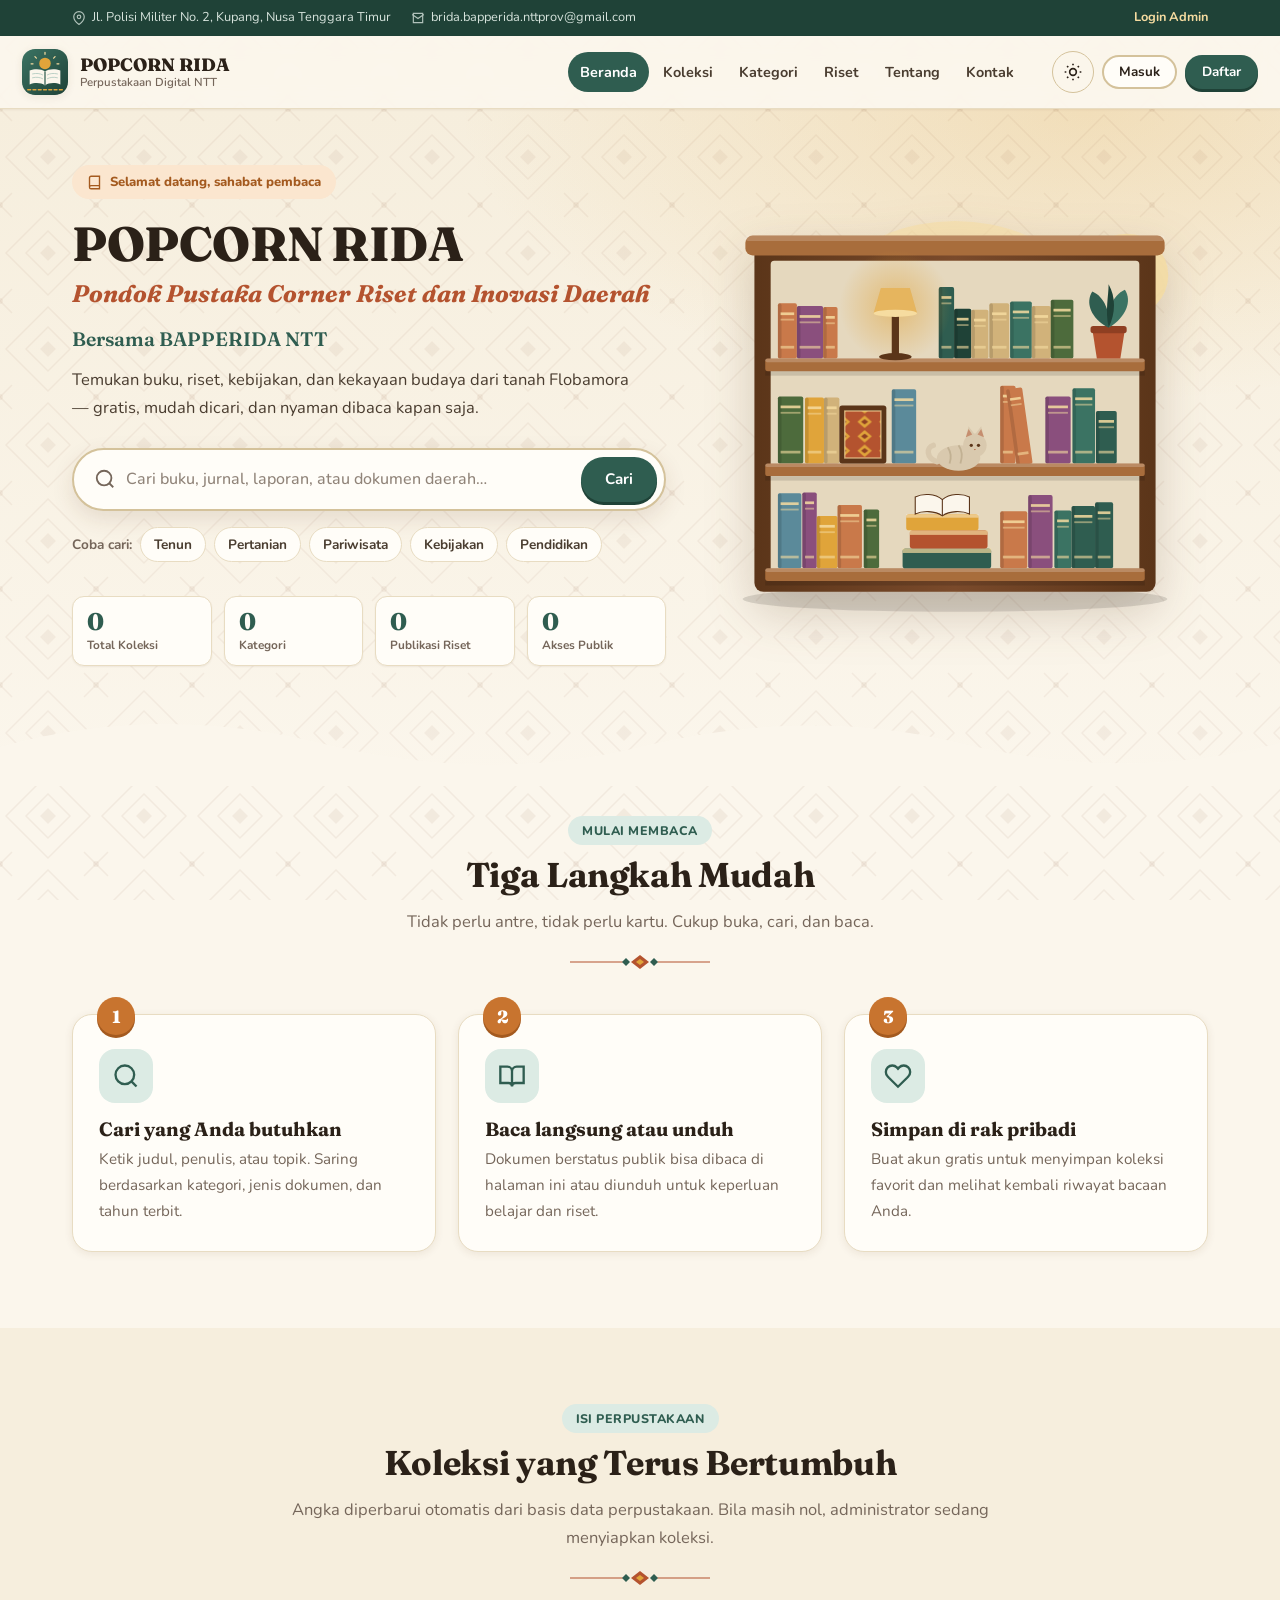
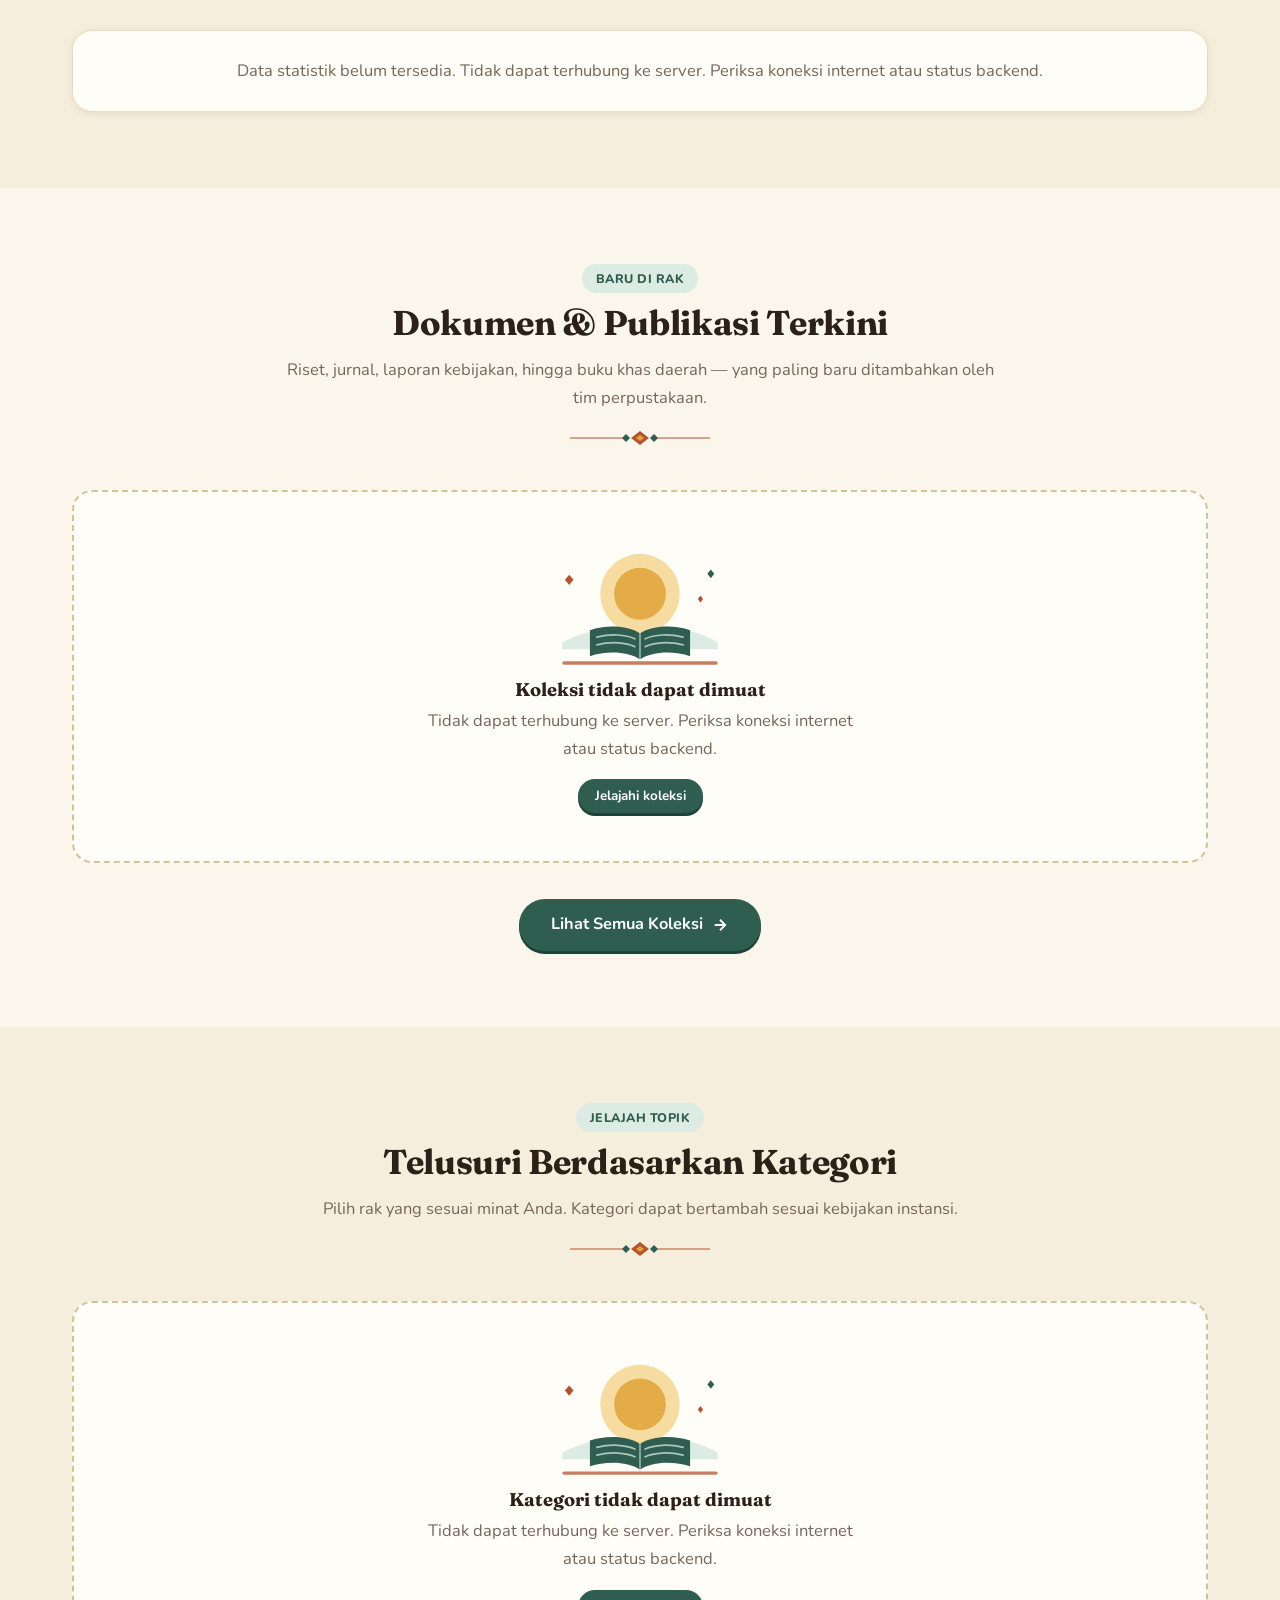
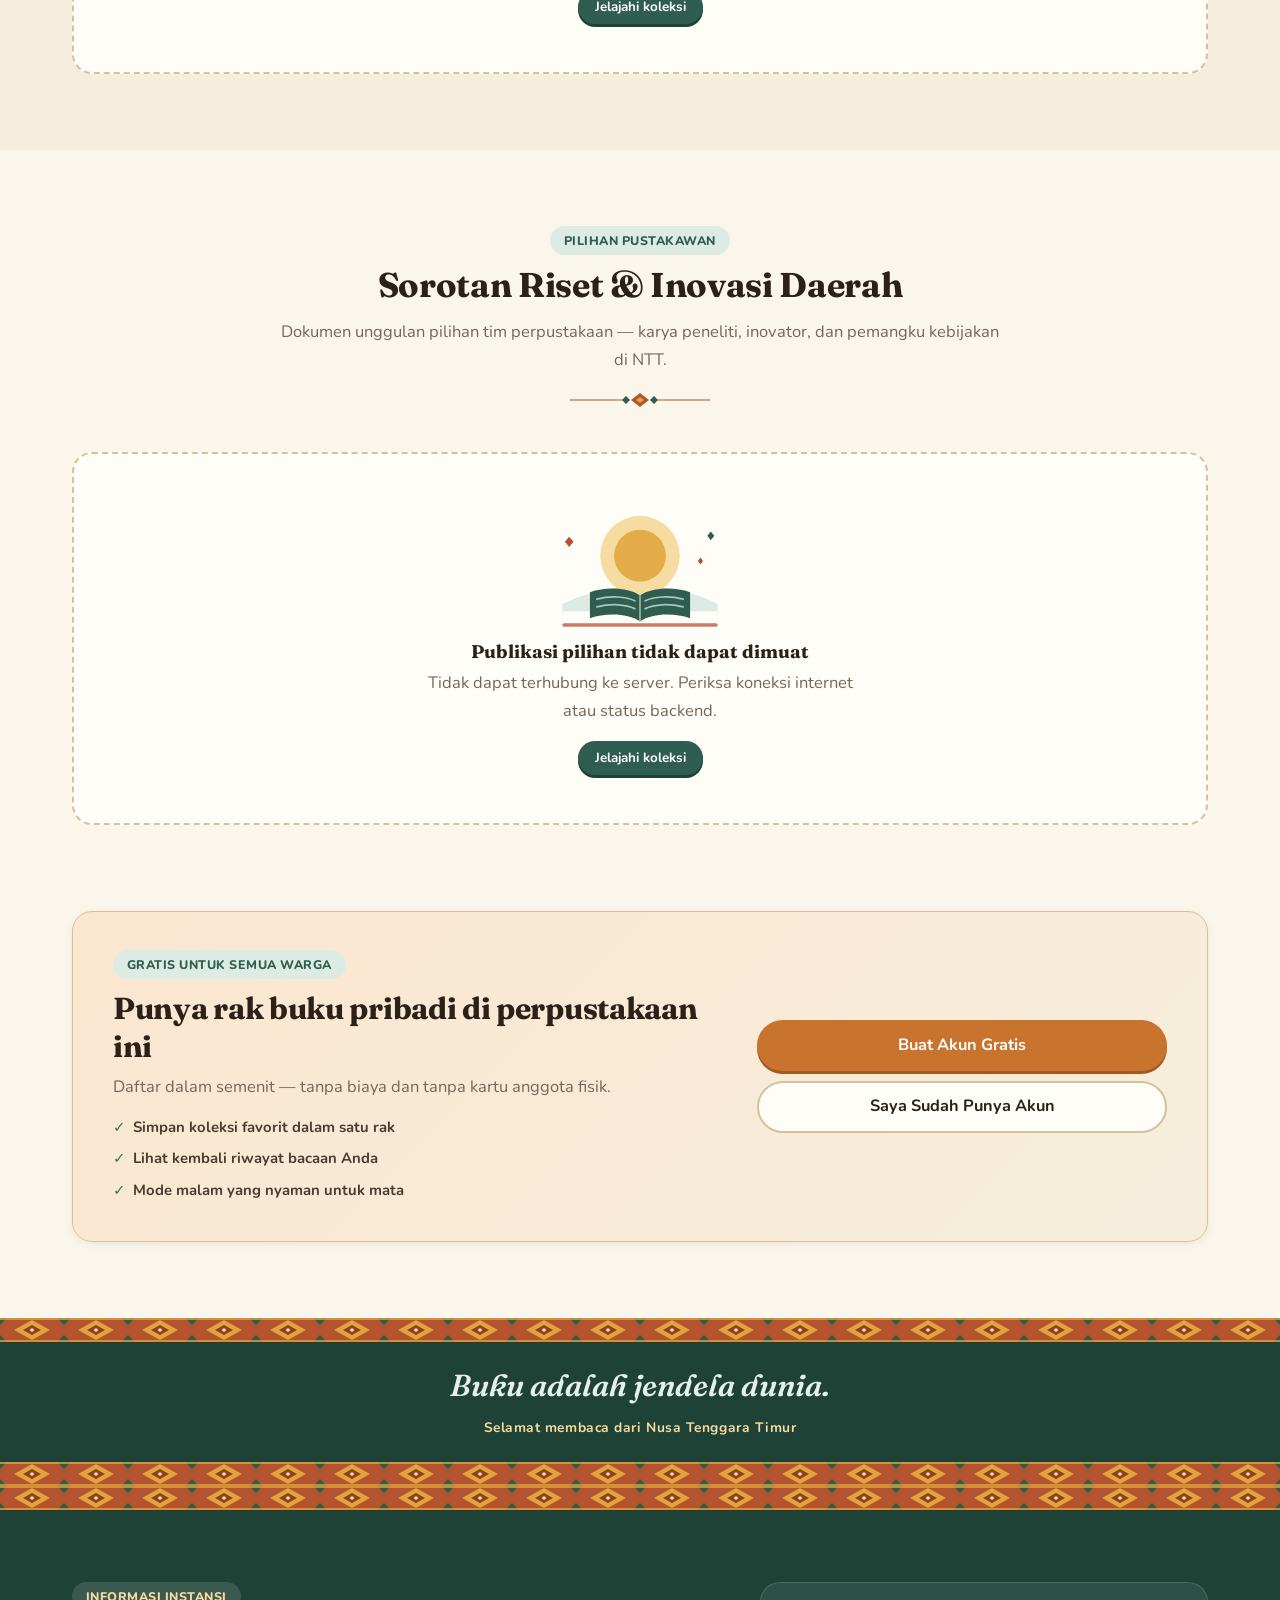
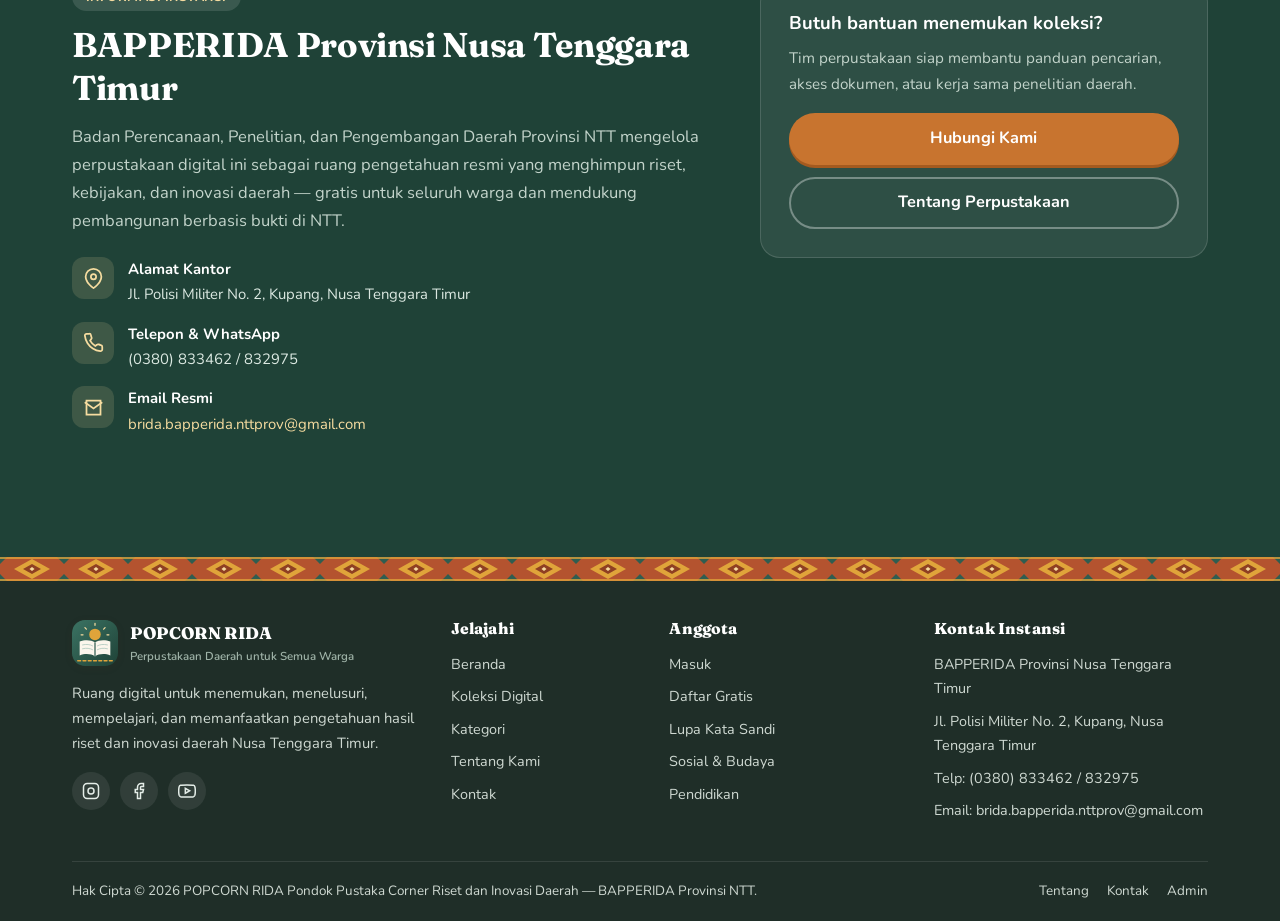
<file: situs/index.html>
<!DOCTYPE html>
<html lang="id">
<head>
  <meta charset="UTF-8" />
  <meta name="viewport" content="width=device-width, initial-scale=1.0" />
  <meta name="description" content="POPCORN RIDA — rumah baca digital untuk seluruh warga: riset, inovasi, kebijakan, dan khazanah budaya NTT. Dikelola BAPPERIDA Provinsi NTT." />
  <meta name="author" content="BAPPERIDA Provinsi Nusa Tenggara Timur" />
  <meta name="theme-color" content="#2f5d50" />
  <title>POPCORN RIDA (Pondok Pustaka Corner Riset dan Inovasi Daerah)</title>

  <link rel="preconnect" href="https://fonts.googleapis.com" />
  <link rel="preconnect" href="https://fonts.gstatic.com" crossorigin />
  <link href="https://fonts.googleapis.com/css2?family=Fraunces:ital,opsz,wght@0,9..144,500;0,9..144,700;0,9..144,800;1,9..144,600&family=Nunito:wght@500;600;700;800&display=swap" rel="stylesheet" />
  <link rel="stylesheet" href="assets/css/style.css" />
  <link rel="icon" type="image/svg+xml" href="assets/img/favicon.svg" />
  <script src="assets/js/theme.js"></script>
</head>
<body>
  <a href="#main-content" class="skip-link">Lompat ke konten utama</a>

  <!-- Header & footer dirender oleh utils.js -->
  <div id="site-header"></div>

  <main id="main-content" tabindex="-1">

  <!-- ============== HERO ============== -->
  <section class="hero" id="hero">
    <div class="container">
      <div class="hero-grid">
        <div class="hero-copy">
          <span class="hero-eyebrow" id="hero-eyebrow">
            <svg width="15" height="15" viewBox="0 0 24 24" fill="none" stroke="currentColor" stroke-width="2.2"><path d="M4 19.5A2.5 2.5 0 016.5 17H20M6.5 2H20v20H6.5A2.5 2.5 0 014 19.5v-15A2.5 2.5 0 016.5 2z"/></svg>
            <span id="hero-eyebrow-text">Selamat datang, sahabat pembaca</span>
          </span>
          <h1>POPCORN RIDA<em class="hero-tagline">Pondok Pustaka Corner Riset dan Inovasi Daerah</em></h1>
          <p class="hero-sub">Bersama BAPPERIDA NTT</p>
          <p class="hero-desc">Temukan buku, riset, kebijakan, dan kekayaan budaya dari tanah Flobamora — gratis, mudah dicari, dan nyaman dibaca kapan saja.</p>

          <form class="hero-search" id="hero-search-form" role="search" aria-label="Pencarian utama">
            <svg viewBox="0 0 24 24" fill="none" stroke="currentColor" stroke-width="2" aria-hidden="true"><circle cx="11" cy="11" r="8"/><path d="M21 21l-4.35-4.35"/></svg>
            <input type="text" id="hero-search-input" name="q" placeholder="Cari buku, jurnal, laporan, atau dokumen daerah…" aria-label="Ketik kata kunci pencarian" autocomplete="off" />
            <button type="submit" class="btn btn-primary">Cari</button>
          </form>
          <div class="hero-chips" aria-label="Pencarian cepat">
            <span>Coba cari:</span>
            <a href="koleksi.html?q=tenun">Tenun</a>
            <a href="koleksi.html?q=pertanian">Pertanian</a>
            <a href="koleksi.html?q=pariwisata">Pariwisata</a>
            <a href="koleksi.html?q=kebijakan">Kebijakan</a>
            <a href="koleksi.html?q=pendidikan">Pendidikan</a>
          </div>

          <div class="hero-stats-strip" id="hero-stats-strip">
            <div class="hs-item"><div class="hs-num" data-stat="total_koleksi">—</div><div class="hs-lbl">Total Koleksi</div></div>
            <div class="hs-item"><div class="hs-num" data-stat="total_kategori">—</div><div class="hs-lbl">Kategori</div></div>
            <div class="hs-item"><div class="hs-num" data-stat="total_publikasi">—</div><div class="hs-lbl">Publikasi Riset</div></div>
            <div class="hs-item"><div class="hs-num" data-stat="total_publik">—</div><div class="hs-lbl">Akses Publik</div></div>
          </div>
        </div>
        <div class="hero-art" aria-hidden="true">
          <img src="assets/img/hero-perpus.svg" alt="" width="520" height="420" />
        </div>
      </div>
    </div>
  </section>

  <!-- ============== CARA MEMAKAI ============== -->
  <section class="section" id="cara-pakai" aria-labelledby="cara-title" style="padding-top:30px;">
    <div class="container">
      <div class="section-header">
        <span class="eyebrow">Mulai Membaca</span>
        <h2 id="cara-title">Tiga Langkah Mudah</h2>
        <p>Tidak perlu antre, tidak perlu kartu. Cukup buka, cari, dan baca.</p>
      </div>
      <div class="steps">
        <div class="step-card">
          <div class="step-ico"><svg viewBox="0 0 24 24" fill="none" stroke="currentColor" stroke-width="2"><circle cx="11" cy="11" r="8"/><path d="M21 21l-4.35-4.35"/></svg></div>
          <h3>Cari yang Anda butuhkan</h3>
          <p>Ketik judul, penulis, atau topik. Saring berdasarkan kategori, jenis dokumen, dan tahun terbit.</p>
        </div>
        <div class="step-card">
          <div class="step-ico"><svg viewBox="0 0 24 24" fill="none" stroke="currentColor" stroke-width="2"><path d="M2 4h6a4 4 0 014 4v13a3 3 0 00-3-3H2zM22 4h-6a4 4 0 00-4 4v13a3 3 0 013-3h7z"/></svg></div>
          <h3>Baca langsung atau unduh</h3>
          <p>Dokumen berstatus publik bisa dibaca di halaman ini atau diunduh untuk keperluan belajar dan riset.</p>
        </div>
        <div class="step-card">
          <div class="step-ico"><svg viewBox="0 0 24 24" fill="none" stroke="currentColor" stroke-width="2"><path d="M20.8 4.6a5.5 5.5 0 00-7.8 0L12 5.7l-1-1.1a5.5 5.5 0 00-7.8 7.8l1 1.1L12 21.2l7.8-7.7 1-1.1a5.5 5.5 0 000-7.8z"/></svg></div>
          <h3>Simpan di rak pribadi</h3>
          <p>Buat akun gratis untuk menyimpan koleksi favorit dan melihat kembali riwayat bacaan Anda.</p>
        </div>
      </div>
    </div>
  </section>

  <!-- ============== STATISTIK ============== -->
  <section class="section section-alt" id="statistik-section" aria-labelledby="statistik-title">
    <div class="container">
      <div class="section-header">
        <span class="eyebrow">Isi Perpustakaan</span>
        <h2 id="statistik-title">Koleksi yang Terus Bertumbuh</h2>
        <p>Angka diperbarui otomatis dari basis data perpustakaan. Bila masih nol, administrator sedang menyiapkan koleksi.</p>
      </div>
      <div class="stats-grid" id="stats-grid"></div>
    </div>
  </section>

  <!-- ============== KOLEKSI TERBARU ============== -->
  <section class="section" id="koleksi-terbaru" aria-labelledby="koleksi-terbaru-title">
    <div class="container">
      <div class="section-header">
        <span class="eyebrow">Baru di Rak</span>
        <h2 id="koleksi-terbaru-title">Dokumen &amp; Publikasi Terkini</h2>
        <p>Riset, jurnal, laporan kebijakan, hingga buku khas daerah — yang paling baru ditambahkan oleh tim perpustakaan.</p>
      </div>
      <div class="koleksi-grid" id="koleksi-terbaru-grid" aria-live="polite"></div>
      <div class="text-center" style="margin-top: 36px;">
        <a href="koleksi.html" class="btn btn-primary btn-lg">
          Lihat Semua Koleksi
          <svg width="18" height="18" viewBox="0 0 24 24" fill="none" stroke="currentColor" stroke-width="2.4"><path d="M5 12h14M12 5l7 7-7 7"/></svg>
        </a>
      </div>
    </div>
  </section>

  <!-- ============== KATEGORI POPULER ============== -->
  <section class="section section-alt" id="kategori-populer" aria-labelledby="kategori-title">
    <div class="container">
      <div class="section-header">
        <span class="eyebrow">Jelajah Topik</span>
        <h2 id="kategori-title">Telusuri Berdasarkan Kategori</h2>
        <p>Pilih rak yang sesuai minat Anda. Kategori dapat bertambah sesuai kebijakan instansi.</p>
      </div>
      <div class="kategori-grid" id="kategori-grid" aria-live="polite"></div>
    </div>
  </section>

  <!-- ============== PUBLIKASI PILIHAN ============== -->
  <section class="section featured-section" id="publikasi-pilihan" aria-labelledby="publikasi-title" style="background:transparent;">
    <div class="container">
      <div class="section-header">
        <span class="eyebrow">Pilihan Pustakawan</span>
        <h2 id="publikasi-title">Sorotan Riset &amp; Inovasi Daerah</h2>
        <p>Dokumen unggulan pilihan tim perpustakaan — karya peneliti, inovator, dan pemangku kebijakan di NTT.</p>
      </div>
      <div class="featured-list" id="featured-list" aria-live="polite"></div>
    </div>
  </section>

  <!-- ============== AJAKAN JADI ANGGOTA ============== -->
  <section class="section" style="padding-top:10px;" data-guest-only>
    <div class="container">
      <div class="join-cta">
        <div>
          <span class="eyebrow">Gratis untuk Semua Warga</span>
          <h2 style="margin-top:10px;">Punya rak buku pribadi di perpustakaan ini</h2>
          <p class="text-muted">Daftar dalam semenit — tanpa biaya dan tanpa kartu anggota fisik.</p>
          <ul>
            <li>Simpan koleksi favorit dalam satu rak</li>
            <li>Lihat kembali riwayat bacaan Anda</li>
            <li>Mode malam yang nyaman untuk mata</li>
          </ul>
        </div>
        <div class="jc-actions">
          <a href="masuk.html#daftar" class="btn btn-accent btn-lg">Buat Akun Gratis</a>
          <a href="masuk.html" class="btn btn-ghost btn-lg">Saya Sudah Punya Akun</a>
        </div>
      </div>
    </div>
  </section>

  <!-- ============== KUTIPAN ============== -->
  <div class="quote-strip">
    <div class="container">
      <q>Buku adalah jendela dunia.</q>
      <small>Selamat membaca dari Nusa Tenggara Timur</small>
    </div>
  </div>

  <!-- ============== INFO INSTANSI ============== -->
  <section class="section instansi-section" id="info-instansi" aria-labelledby="instansi-title" style="margin-bottom:-60px;padding-bottom:120px;">
    <div class="container">
      <div class="instansi-grid">
        <div class="instansi-info">
          <span class="eyebrow" style="background:rgba(255,255,255,0.12);color:#f6dca0;">Informasi Instansi</span>
          <h2 id="instansi-title">BAPPERIDA Provinsi Nusa Tenggara Timur</h2>
          <p>Badan Perencanaan, Penelitian, dan Pengembangan Daerah Provinsi NTT mengelola perpustakaan digital ini sebagai ruang pengetahuan resmi yang menghimpun riset, kebijakan, dan inovasi daerah — gratis untuk seluruh warga dan mendukung pembangunan berbasis bukti di NTT.</p>
          <ul class="instansi-list">
            <li>
              <span class="ii-ico"><svg viewBox="0 0 24 24" fill="none" stroke="currentColor" stroke-width="2"><path d="M21 10c0 7-9 13-9 13s-9-6-9-13a9 9 0 0118 0z"/><circle cx="12" cy="10" r="3"/></svg></span>
              <span class="ii-text"><strong>Alamat Kantor</strong><span>Jl. Polisi Militer No. 2, Kupang, Nusa Tenggara Timur</span></span>
            </li>
            <li>
              <span class="ii-ico"><svg viewBox="0 0 24 24" fill="none" stroke="currentColor" stroke-width="2"><path d="M22 16.92v3a2 2 0 01-2.18 2 19.79 19.79 0 01-8.63-3.07 19.5 19.5 0 01-6-6 19.79 19.79 0 01-3.07-8.67A2 2 0 014.11 2h3a2 2 0 012 1.72c.13.81.36 1.6.7 2.34a2 2 0 01-.45 2.11L8.09 9.91a16 16 0 006 6l1.74-1.27a2 2 0 012.11-.45c.74.34 1.53.57 2.34.7A2 2 0 0122 16.92z"/></svg></span>
              <span class="ii-text"><strong>Telepon &amp; WhatsApp</strong><span>(0380) 833462 / 832975</span></span>
            </li>
            <li>
              <span class="ii-ico"><svg viewBox="0 0 24 24" fill="none" stroke="currentColor" stroke-width="2"><path d="M4 4h16v16H4z"/><path d="M22 6l-10 7L2 6"/></svg></span>
              <span class="ii-text"><strong>Email Resmi</strong><a href="mailto:brida.bapperida.nttprov@gmail.com">brida.bapperida.nttprov@gmail.com</a></span>
            </li>
          </ul>
        </div>
        <div class="instansi-cta">
          <h3>Butuh bantuan menemukan koleksi?</h3>
          <p>Tim perpustakaan siap membantu panduan pencarian, akses dokumen, atau kerja sama penelitian daerah.</p>
          <a href="kontak.html" class="btn btn-accent btn-lg btn-block">Hubungi Kami</a>
          <a href="tentang.html" class="btn btn-lg btn-block" style="color:#fff;border-color:rgba(255,255,255,0.35);">Tentang Perpustakaan</a>
        </div>
      </div>
    </div>
  </section>

  </main>

  <div id="site-footer"></div>
  <div id="toast-container" class="toast-container"></div>

  <script src="assets/js/config.js"></script>
  <script src="assets/js/utils.js"></script>
  <script src="assets/js/app.js"></script>
</body>
</html>
</file>
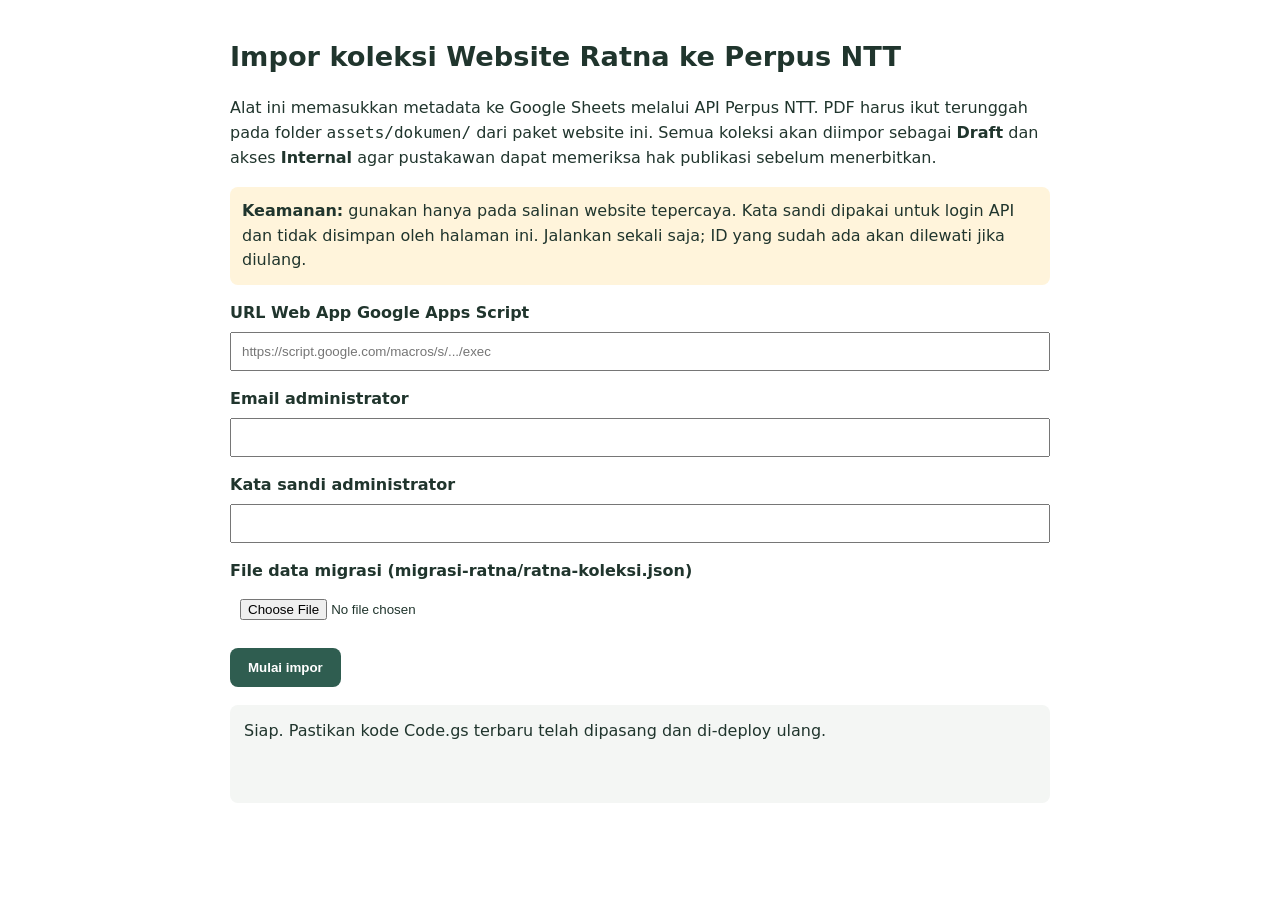
<file: alat-impor/import-ratna.html>
<!doctype html>
<html lang="id"><head><meta charset="utf-8"><meta name="viewport" content="width=device-width,initial-scale=1"><title>Impor Website Ratna — Perpus NTT</title>
<style>body{font:16px/1.55 system-ui,sans-serif;max-width:820px;margin:36px auto;padding:0 18px;color:#20352d}h1{font-size:1.7rem}label{display:block;font-weight:650;margin:16px 0 6px}input{display:block;width:100%;padding:10px;box-sizing:border-box}button{margin-top:18px;background:#2f5d50;color:#fff;border:0;padding:12px 18px;border-radius:8px;font-weight:700;cursor:pointer}button:disabled{opacity:.5}#log{white-space:pre-wrap;background:#f4f6f4;border-radius:8px;padding:14px;min-height:70px;margin-top:18px}.warn{background:#fff4db;padding:12px;border-radius:8px}</style></head>
<body><h1>Impor koleksi Website Ratna ke Perpus NTT</h1>
<p>Alat ini memasukkan metadata ke Google Sheets melalui API Perpus NTT. PDF harus ikut terunggah pada folder <code>assets/dokumen/</code> dari paket website ini. Semua koleksi akan diimpor sebagai <b>Draft</b> dan akses <b>Internal</b> agar pustakawan dapat memeriksa hak publikasi sebelum menerbitkan.</p>
<div class="warn"><b>Keamanan:</b> gunakan hanya pada salinan website tepercaya. Kata sandi dipakai untuk login API dan tidak disimpan oleh halaman ini. Jalankan sekali saja; ID yang sudah ada akan dilewati jika diulang.</div>
<label for="api">URL Web App Google Apps Script</label><input id="api" type="url" placeholder="https://script.google.com/macros/s/.../exec" required>
<label for="email">Email administrator</label><input id="email" type="email" autocomplete="username" required>
<label for="password">Kata sandi administrator</label><input id="password" type="password" autocomplete="current-password" required>
<label for="file">File data migrasi (migrasi-ratna/ratna-koleksi.json)</label><input id="file" type="file" accept="application/json" required>
<button id="start">Mulai impor</button><div id="log" aria-live="polite">Siap. Pastikan kode Code.gs terbaru telah dipasang dan di-deploy ulang.</div>
<script>
const $=id=>document.getElementById(id); const log=m=>{$('log').textContent+=`\n${m}`};
async function call(api,action,params){const r=await fetch(api,{method:'POST',headers:{'Content-Type':'text/plain;charset=utf-8'},body:JSON.stringify({action,params})});const j=await r.json();if(!j.success)throw new Error(j.message||j.code||'API gagal');return j.data;}
$('start').addEventListener('click',async()=>{const b=$('start');b.disabled=true;$('log').textContent='';try{const api=$('api').value.trim(),email=$('email').value.trim(),password=$('password').value;const f=$('file').files[0];if(!api||!email||!password||!f)throw new Error('Lengkapi URL API, akun admin, dan file JSON.');const records=JSON.parse(await f.text());if(!Array.isArray(records))throw new Error('JSON harus berupa array koleksi.');log(`Data terbaca: ${records.length} record.`);const auth=await call(api,'loginAdmin',{email,password});if(!auth.token)throw new Error('Login tidak mengembalikan token.');log(`Login berhasil sebagai ${auth.nama||auth.email}.`);let made=0,skipped=0;for(let i=0;i<records.length;i+=10){const batch=records.slice(i,i+10);const result=await call(api,'adminBulkImportRatna',{token:auth.token,records:batch});made+=result.created||0;skipped+=result.skipped||0;log(`Batch ${Math.floor(i/10)+1}: ditambahkan ${result.created}, dilewati ${result.skipped}.`);}try{await call(api,'logoutAdmin',{token:auth.token});}catch(_){}log(`SELESAI. Ditambahkan: ${made}. Dilewati karena ID sudah ada: ${skipped}. Total diproses: ${records.length}.`);log('Periksa dashboard admin. Terbitkan koleksi hanya setelah metadata, file, dan hak akses diverifikasi.');}catch(e){log('GAGAL: '+e.message);log('Jika endpoint baru tidak dikenal, simpan Code.gs lalu deploy versi baru sebagai Web App.');}finally{$('password').value='';b.disabled=false;}});
</script></body></html>
</file>
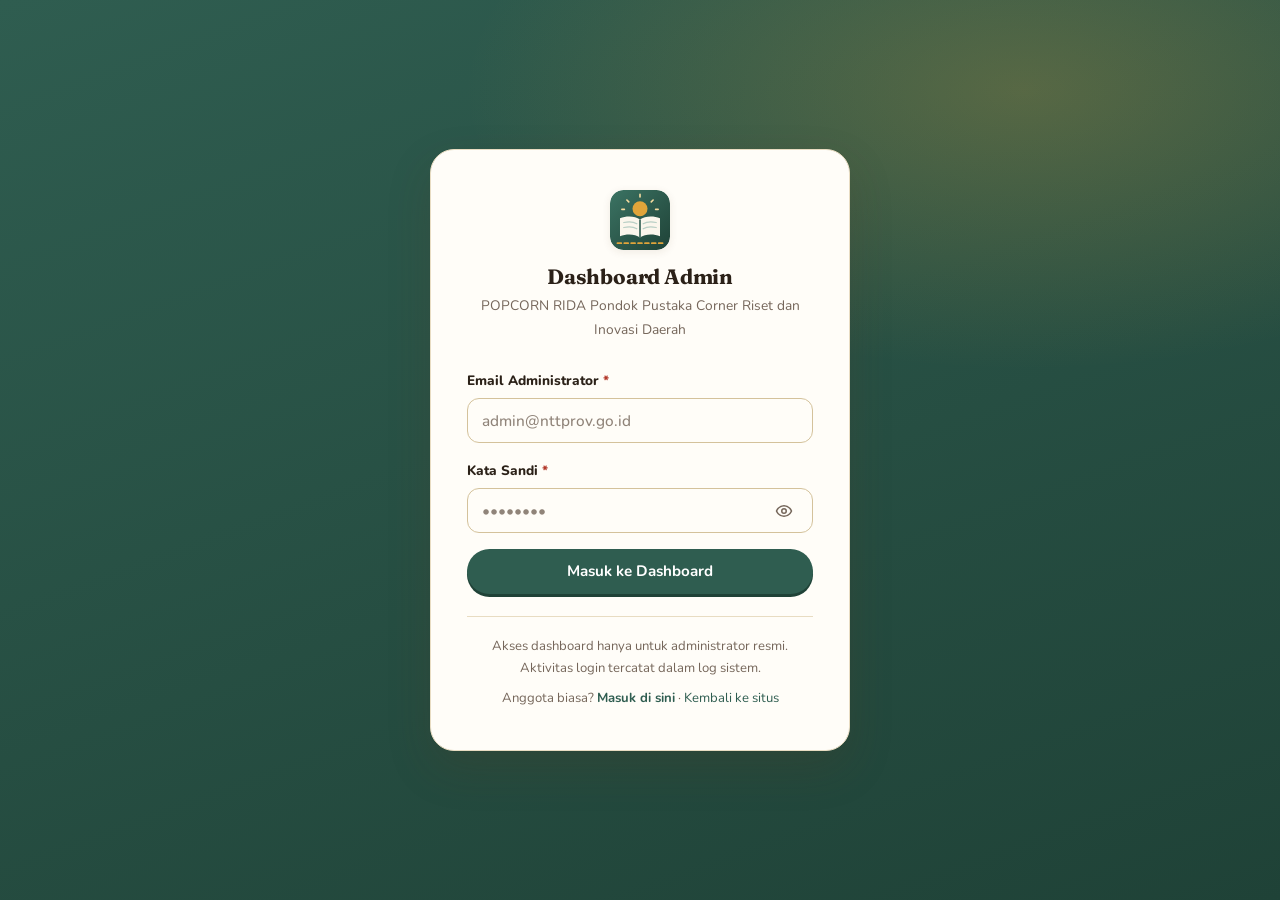
<file: situs/admin.html>
<!DOCTYPE html>
<html lang="id">
<head>
  <meta charset="UTF-8" />
  <meta name="viewport" content="width=device-width, initial-scale=1.0" />
  <meta name="description" content="Dashboard Administrator Perpustakaan Digital NTT." />
  <meta name="robots" content="noindex, nofollow" />
  <meta name="theme-color" content="#2f5d50" />
  <title>Dashboard Admin — POPCORN RIDA Pondok Pustaka Corner Riset dan Inovasi Daerah</title>
  <link rel="preconnect" href="https://fonts.googleapis.com" />
  <link rel="preconnect" href="https://fonts.gstatic.com" crossorigin />
  <link href="https://fonts.googleapis.com/css2?family=Fraunces:ital,opsz,wght@0,9..144,500;0,9..144,700;0,9..144,800;1,9..144,600&family=Nunito:wght@500;600;700;800&display=swap" rel="stylesheet" />
  <link rel="stylesheet" href="assets/css/style.css" />
  <link rel="stylesheet" href="assets/css/admin.css" />
  <link rel="icon" type="image/svg+xml" href="assets/img/favicon.svg" />
  <script src="assets/js/theme.js"></script>
</head>
<body class="admin-body">

  <!-- ============== LOGIN VIEW ============== -->
  <div id="login-view" class="login-wrap">
    <div class="login-card">
      <div class="login-brand">
        <span class="brand-logo has-img"><img src="assets/img/logo.svg" alt="" width="48" height="48" /></span>
        <h1>Dashboard Admin</h1>
        <p>POPCORN RIDA Pondok Pustaka Corner Riset dan Inovasi Daerah</p>
      </div>
      <form id="login-form" novalidate>
        <div class="form-group">
          <label for="login-email">Email Administrator <span style="color:var(--c-danger);">*</span></label>
          <input type="email" id="login-email" name="email" required autocomplete="username" placeholder="admin@nttprov.go.id" />
          <div class="error-msg" id="login-email-error"></div>
        </div>
        <div class="form-group">
          <label for="login-password">Kata Sandi <span style="color:var(--c-danger);">*</span></label>
          <div class="pw-wrap">
            <input type="password" id="login-password" name="password" required autocomplete="current-password" placeholder="••••••••" />
            <button type="button" class="show-pw" id="toggle-pw" aria-label="Tampilkan kata sandi">
              <svg viewBox="0 0 24 24" fill="none" stroke="currentColor" stroke-width="2"><path d="M2 12s3-7 10-7 10 7 10 7-3 7-10 7-10-7-10-7z"/><circle cx="12" cy="12" r="3"/></svg>
            </button>
          </div>
          <div class="error-msg" id="login-password-error"></div>
        </div>
        <div class="login-actions">
          <button type="submit" class="btn btn-primary btn-block" id="btn-login">
            Masuk ke Dashboard
          </button>
        </div>
      </form>
      <div class="login-meta">
        Akses dashboard hanya untuk administrator resmi.<br/>
        Aktivitas login tercatat dalam log sistem.<br/>
        <span style="display:inline-block;margin-top:8px;">Anggota biasa? <a href="masuk.html"><strong>Masuk di sini</strong></a> · <a href="index.html">Kembali ke situs</a></span>
      </div>
    </div>
  </div>

  <!-- ============== ADMIN SHELL ============== -->
  <div id="admin-shell" class="admin-shell" hidden>
    <aside class="admin-sidebar" id="admin-sidebar">
      <div class="as-brand">
        <span class="brand-logo has-img"><img src="assets/img/logo.svg" alt="" width="48" height="48" /></span>
        <div>
          <div class="brand-title">POPCORN RIDA (Pondok Pustaka Corner Riset dan Inovasi Daerah)</div>
          <div class="brand-sub">Admin BAPPERIDA NTT</div>
        </div>
      </div>
      <nav class="admin-nav" id="admin-nav" aria-label="Navigasi admin">
        <span class="nav-label">Utama</span>
        <a href="#dashboard" class="active" data-view="dashboard">
          <svg viewBox="0 0 24 24" fill="none" stroke="currentColor" stroke-width="2"><rect x="3" y="3" width="7" height="9" rx="1"/><rect x="14" y="3" width="7" height="5" rx="1"/><rect x="14" y="12" width="7" height="9" rx="1"/><rect x="3" y="16" width="7" height="5" rx="1"/></svg>
          Dashboard
        </a>
        <a href="#koleksi" data-view="koleksi">
          <svg viewBox="0 0 24 24" fill="none" stroke="currentColor" stroke-width="2"><path d="M4 19.5A2.5 2.5 0 016.5 17H20M6.5 2H20v20H6.5A2.5 2.5 0 014 19.5v-15A2.5 2.5 0 016.5 2z"/></svg>
          Koleksi
        </a>
        <a href="#kategori" data-view="kategori">
          <svg viewBox="0 0 24 24" fill="none" stroke="currentColor" stroke-width="2"><rect x="3" y="3" width="7" height="7" rx="1"/><rect x="14" y="3" width="7" height="7" rx="1"/><rect x="3" y="14" width="7" height="7" rx="1"/><rect x="14" y="14" width="7" height="7" rx="1"/></svg>
          Kategori
        </a>
        <a href="#publikasi" data-view="publikasi">
          <svg viewBox="0 0 24 24" fill="none" stroke="currentColor" stroke-width="2"><path d="M21 11.5a8.38 8.38 0 01-.9 3.8 8.5 8.5 0 01-7.6 4.5 8.38 8.38 0 01-3.8-.9L3 21l1.9-5.7a8.38 8.38 0 01-.9-3.8 8.5 8.5 0 014.5-7.6 8.38 8.38 0 013.8-.9h.5a8.48 8.48 0 018 8v.5z"/></svg>
          Publikasi Pilihan
        </a>
        <a href="#pesan" data-view="pesan">
          <svg viewBox="0 0 24 24" fill="none" stroke="currentColor" stroke-width="2"><path d="M4 4h16v16H4z"/><path d="M22 6l-10 7L2 6"/></svg>
          Pesan Masuk
        </a>
        <a href="#anggota" data-view="anggota">
          <svg viewBox="0 0 24 24" fill="none" stroke="currentColor" stroke-width="2"><path d="M17 21v-2a4 4 0 00-4-4H5a4 4 0 00-4 4v2"/><circle cx="9" cy="7" r="4"/><path d="M23 21v-2a4 4 0 00-3-3.87M16 3.13a4 4 0 010 7.75"/></svg>
          Anggota
        </a>
        <span class="nav-label">Sistem</span>
        <a href="#log" data-view="log">
          <svg viewBox="0 0 24 24" fill="none" stroke="currentColor" stroke-width="2"><path d="M12 8v4l3 3M21 12a9 9 0 11-18 0 9 9 0 0118 0z"/></svg>
          Log Aktivitas
        </a>
        <a href="#instansi" data-view="instansi">
          <svg viewBox="0 0 24 24" fill="none" stroke="currentColor" stroke-width="2"><path d="M3 21h18M3 7l9-4 9 4M5 21V11M19 21V11M9 21v-6h6v6"/></svg>
          Info Instansi
        </a>
      </nav>
      <div class="as-footer">
        <div class="admin-user-card">
          <span class="auc-avatar" id="auc-avatar">A</span>
          <div class="auc-text">
            <strong id="auc-name">Admin</strong>
            <span id="auc-role">Administrator</span>
          </div>
        </div>
        <button class="btn btn-ghost btn-block btn-sm" id="btn-logout" style="color:#cbd5e1;border-color:rgba(255,255,255,0.18);background:rgba(255,255,255,0.04);">
          <svg width="14" height="14" viewBox="0 0 24 24" fill="none" stroke="currentColor" stroke-width="2"><path d="M9 21H5a2 2 0 01-2-2V5a2 2 0 012-2h4M16 17l5-5-5-5M21 12H9"/></svg>
          Keluar
        </button>
      </div>
    </aside>

    <main class="admin-main">
      <header class="admin-topbar">
        <div class="at-left">
          <button class="icon-btn admin-toggle-mobile" id="admin-toggle-mobile" aria-label="Buka menu admin">
            <svg width="22" height="22" viewBox="0 0 24 24" fill="none" stroke="currentColor" stroke-width="2"><path d="M3 12h18M3 6h18M3 18h18"/></svg>
          </button>
          <span class="at-title" id="at-title">Dashboard</span>
        </div>
        <div class="at-actions">
          <a href="index.html" target="_blank" class="at-back-link">
            <svg width="14" height="14" viewBox="0 0 24 24" fill="none" stroke="currentColor" stroke-width="2"><path d="M18 13v6a2 2 0 01-2 2H5a2 2 0 01-2-2V8a2 2 0 012-2h6M19 7l-7 7-3-3"/></svg>
            Lihat Situs Publik
          </a>
        </div>
      </header>

      <div class="admin-content" id="admin-content">
        <!-- Konten dinamis dirender oleh admin.js -->
      </div>
    </main>
  </div>

  <!-- Modal generik -->
  <div class="modal-backdrop" id="modal-backdrop">
    <div class="modal-card" id="modal-card" role="dialog" aria-modal="true" aria-labelledby="modal-title">
      <div class="mc-header">
        <h3 id="modal-title">Judul Modal</h3>
        <button class="mc-close" id="modal-close" aria-label="Tutup">×</button>
      </div>
      <div class="mc-body" id="modal-body"></div>
      <div class="mc-footer" id="modal-footer"></div>
    </div>
  </div>

  <!-- Loading & toast -->
  <div id="loading-overlay" class="loading-overlay">
    <div class="spinner"></div>
  </div>
  <div id="toast-container" class="toast-container"></div>

  <script src="assets/js/config.js"></script>
  <script src="assets/js/utils.js"></script>
  <script src="assets/js/admin.js"></script>
</body>
</html>
</file>
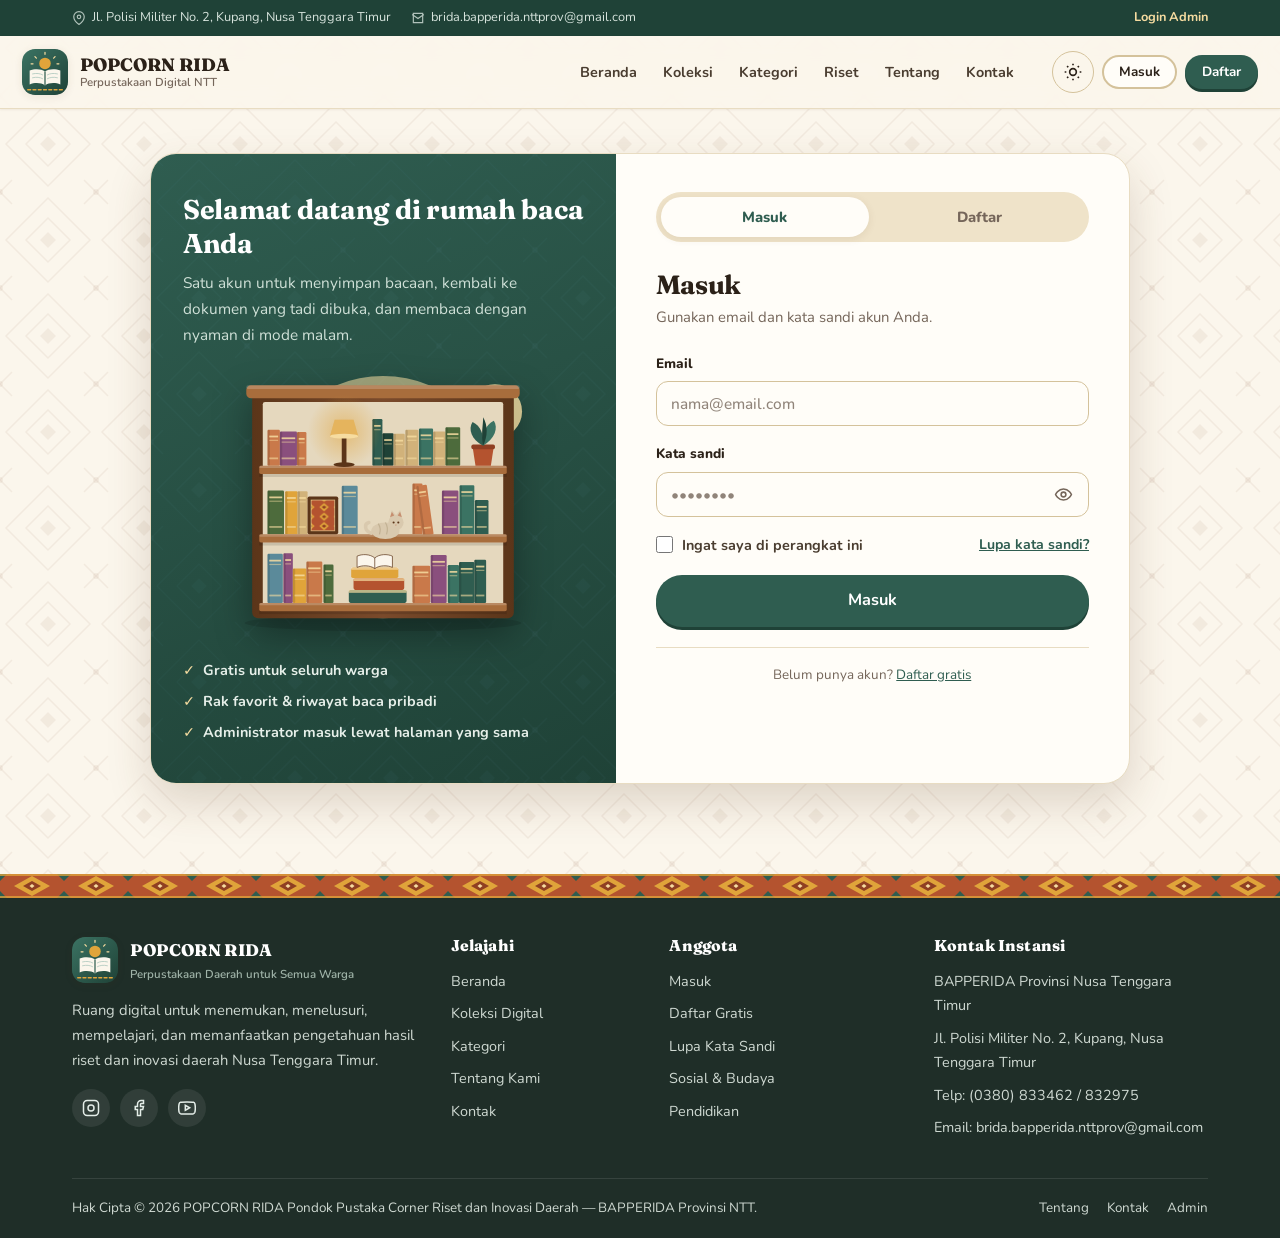
<file: situs/akun.html>
<!DOCTYPE html>
<html lang="id">
<head>
  <meta charset="UTF-8" />
  <meta name="viewport" content="width=device-width, initial-scale=1.0" />
  <meta name="robots" content="noindex" />
  <meta name="theme-color" content="#2f5d50" />
  <title>Akun Saya — POPCORN RIDA Pondok Pustaka Corner Riset dan Inovasi Daerah</title>
  <link rel="preconnect" href="https://fonts.googleapis.com" />
  <link rel="preconnect" href="https://fonts.gstatic.com" crossorigin />
  <link href="https://fonts.googleapis.com/css2?family=Fraunces:ital,opsz,wght@0,9..144,500;0,9..144,700;0,9..144,800;1,9..144,600&family=Nunito:wght@500;600;700;800&display=swap" rel="stylesheet" />
  <link rel="stylesheet" href="assets/css/style.css" />
  <link rel="icon" type="image/svg+xml" href="assets/img/favicon.svg" />
  <script src="assets/js/theme.js"></script>
</head>
<body>
  <a href="#main-content" class="skip-link">Lompat ke konten utama</a>
  <div id="site-header"></div>

  <div class="breadcrumb-bar">
    <div class="container">
      <ul class="breadcrumb">
        <li><a href="index.html">Beranda</a></li>
        <li>Akun Saya</li>
      </ul>
    </div>
  </div>

  <main id="main-content" class="container" tabindex="-1">
    <div class="akun-layout">
      <aside class="akun-side" aria-label="Menu akun">
        <div class="ak-id">
          <span class="ak-avatar" id="ak-avatar">?</span>
          <h2 id="ak-nama">Memuat…</h2>
          <p id="ak-email"></p>
          <span class="badge primary" id="ak-role" style="margin-top:8px;"></span>
        </div>
        <nav class="akun-nav" id="akun-nav">
          <button type="button" data-panel="profil" class="active"><svg viewBox="0 0 24 24" fill="none" stroke="currentColor" stroke-width="2"><path d="M20 21v-2a4 4 0 00-4-4H8a4 4 0 00-4 4v2"/><circle cx="12" cy="7" r="4"/></svg> Profil</button>
          <button type="button" data-panel="favorit"><svg viewBox="0 0 24 24" fill="none" stroke="currentColor" stroke-width="2"><path d="M20.8 4.6a5.5 5.5 0 00-7.8 0L12 5.7l-1-1.1a5.5 5.5 0 00-7.8 7.8l1 1.1L12 21.2l7.8-7.7 1-1.1a5.5 5.5 0 000-7.8z"/></svg> Rak Favorit <span class="count" id="cnt-fav">0</span></button>
          <button type="button" data-panel="riwayat"><svg viewBox="0 0 24 24" fill="none" stroke="currentColor" stroke-width="2"><circle cx="12" cy="12" r="10"/><path d="M12 6v6l4 2"/></svg> Riwayat Baca <span class="count" id="cnt-riw">0</span></button>
          <button type="button" data-panel="keamanan"><svg viewBox="0 0 24 24" fill="none" stroke="currentColor" stroke-width="2"><rect x="3" y="11" width="18" height="11" rx="2"/><path d="M7 11V7a5 5 0 0110 0v4"/></svg> Keamanan</button>
          <a href="admin.html" class="btn btn-ghost btn-sm btn-block" id="ak-admin" style="margin-top:10px;" hidden>Buka Dashboard Admin</a>
          <button type="button" id="ak-logout" style="color:var(--c-danger);"><svg viewBox="0 0 24 24" fill="none" stroke="currentColor" stroke-width="2"><path d="M9 21H5a2 2 0 01-2-2V5a2 2 0 012-2h4M16 17l5-5-5-5M21 12H9"/></svg> Keluar</button>
        </nav>
      </aside>

      <section class="akun-panel" id="akun-content" aria-live="polite"></section>
    </div>
  </main>

  <div id="site-footer"></div>
  <div id="toast-container" class="toast-container"></div>

  <script src="assets/js/config.js"></script>
  <script src="assets/js/utils.js"></script>
  <script src="assets/js/akun.js"></script>
</body>
</html>
</file>
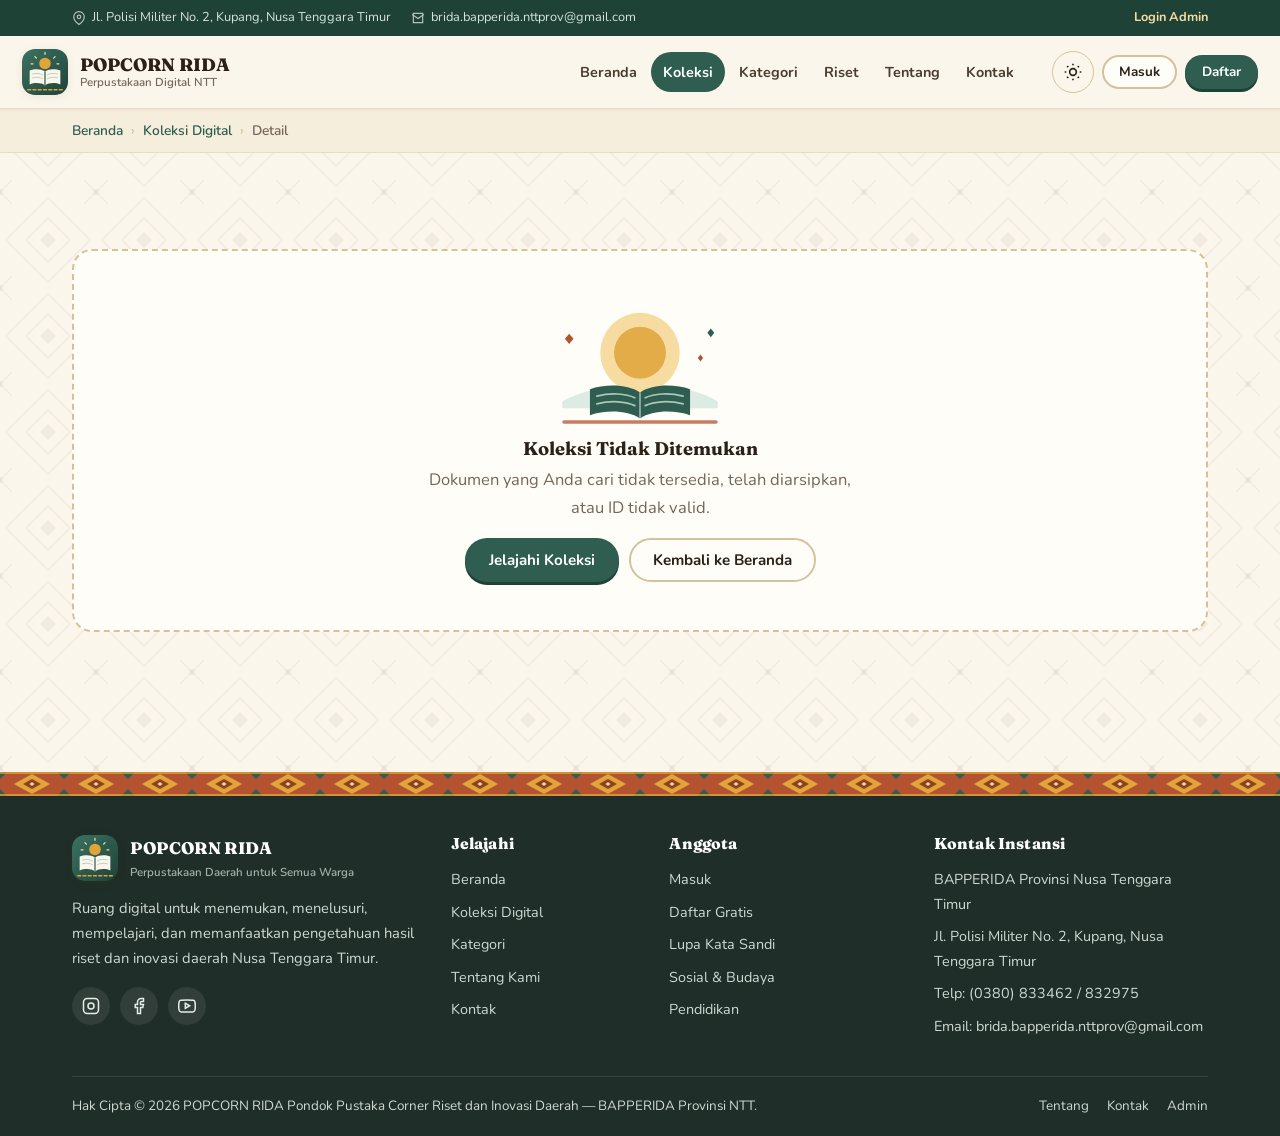
<file: situs/detail.html>
<!DOCTYPE html>
<html lang="id">
<head>
  <meta charset="UTF-8" />
  <meta name="viewport" content="width=device-width, initial-scale=1.0" />
  <meta name="description" content="Detail koleksi — Perpustakaan Digital Nusa Tenggara Timur." />
  <meta name="theme-color" content="#2f5d50" />
  <title>Detail Koleksi — POPCORN RIDA Pondok Pustaka Corner Riset dan Inovasi Daerah</title>

  <link rel="preconnect" href="https://fonts.googleapis.com" />
  <link rel="preconnect" href="https://fonts.gstatic.com" crossorigin />
  <link href="https://fonts.googleapis.com/css2?family=Fraunces:ital,opsz,wght@0,9..144,500;0,9..144,700;0,9..144,800;1,9..144,600&family=Nunito:wght@500;600;700;800&display=swap" rel="stylesheet" />
  <link rel="stylesheet" href="assets/css/style.css" />
  <link rel="icon" type="image/svg+xml" href="assets/img/favicon.svg" />
  <script src="assets/js/theme.js"></script>
</head>
<body>
  <a href="#main-content" class="skip-link">Lompat ke konten utama</a>
  <div id="site-header"></div>

  <div class="breadcrumb-bar">
    <div class="container">
      <ul class="breadcrumb" id="breadcrumb">
        <li><a href="index.html">Beranda</a></li>
        <li><a href="koleksi.html">Koleksi Digital</a></li>
        <li id="bc-current">Detail</li>
      </ul>
    </div>
  </div>

  <div class="container" id="main-content" tabindex="-1">
    <div class="detail-layout" id="detail-layout" aria-live="polite">
      <!-- dirender oleh detail.js -->
    </div>
  </div>

  <div id="site-footer"></div>
  <div id="toast-container" class="toast-container"></div>

  <script src="assets/js/config.js"></script>
  <script src="assets/js/utils.js"></script>
  <script src="assets/js/detail.js"></script>
</body>
</html>
</file>
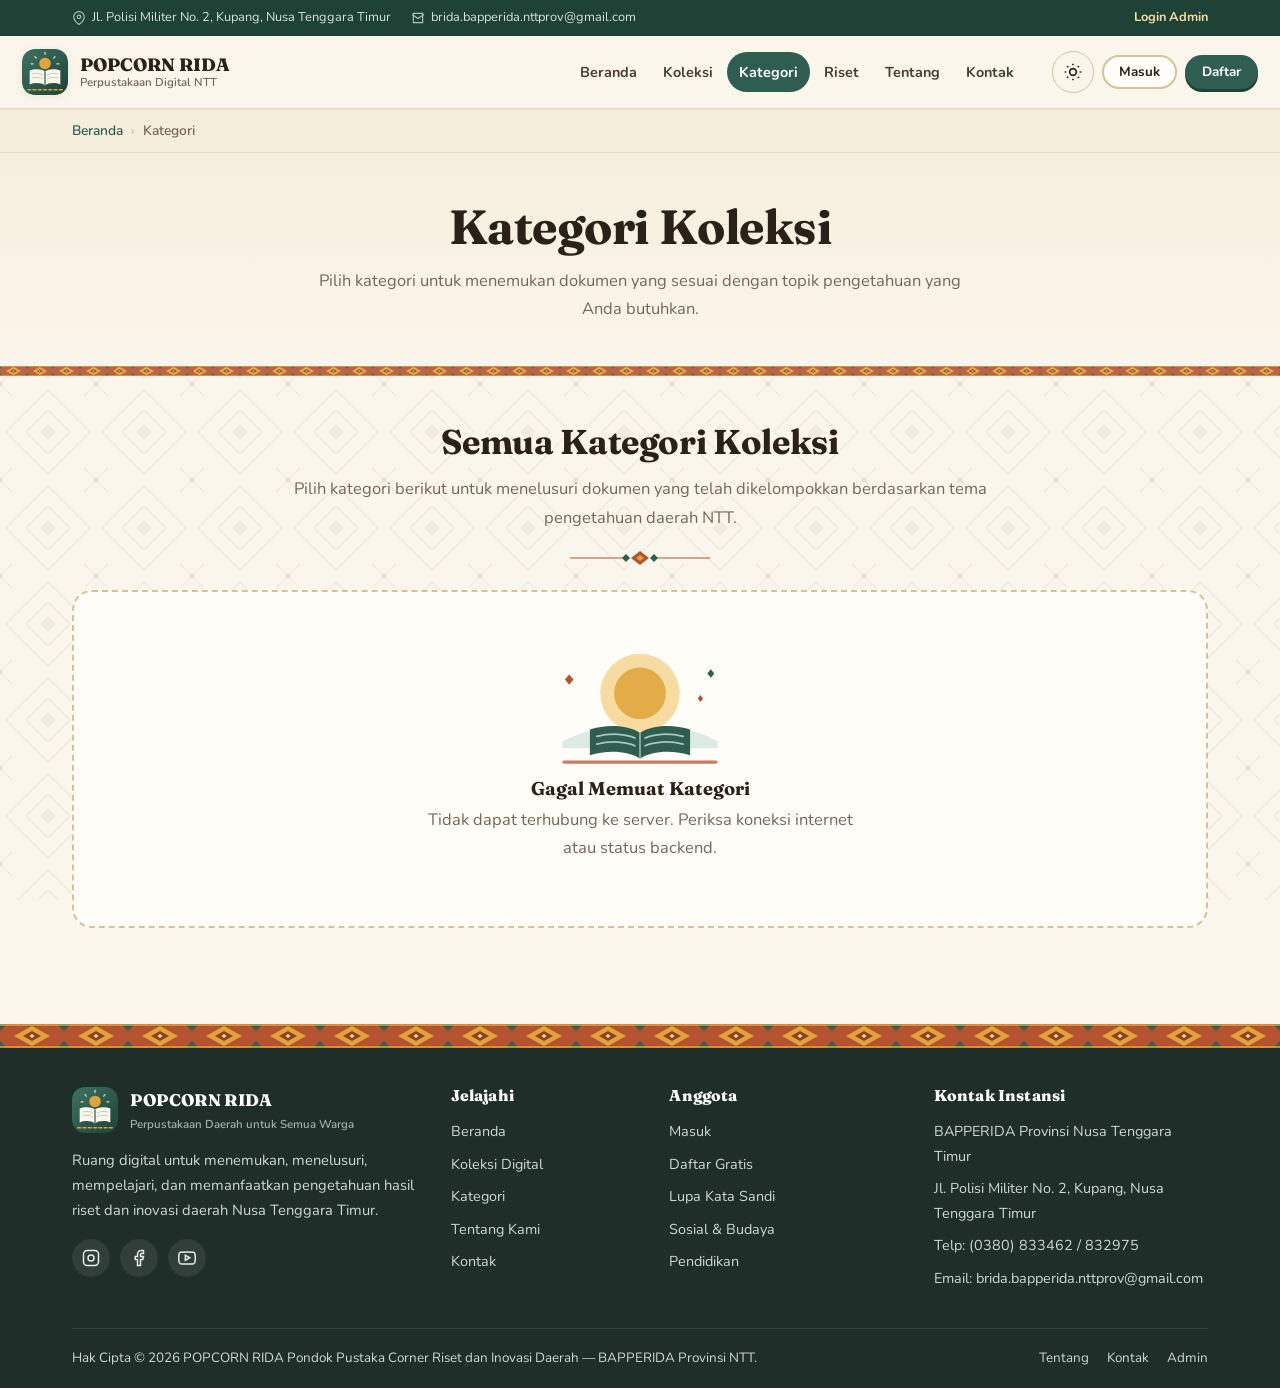
<file: situs/kategori.html>
<!DOCTYPE html>
<html lang="id">
<head>
  <meta charset="UTF-8" />
  <meta name="viewport" content="width=device-width, initial-scale=1.0" />
  <meta name="description" content="Kategori koleksi — telusuri dokumen per tema: riset, inovasi, sosial-budaya, ekonomi, pendidikan, dan lainnya." />
  <meta name="theme-color" content="#2f5d50" />
  <title>Kategori — POPCORN RIDA Pondok Pustaka Corner Riset dan Inovasi Daerah</title>
  <link rel="preconnect" href="https://fonts.googleapis.com" />
  <link rel="preconnect" href="https://fonts.gstatic.com" crossorigin />
  <link href="https://fonts.googleapis.com/css2?family=Fraunces:ital,opsz,wght@0,9..144,500;0,9..144,700;0,9..144,800;1,9..144,600&family=Nunito:wght@500;600;700;800&display=swap" rel="stylesheet" />
  <link rel="stylesheet" href="assets/css/style.css" />
  <link rel="icon" type="image/svg+xml" href="assets/img/favicon.svg" />
  <script src="assets/js/theme.js"></script>
</head>
<body>
  <a href="#main-content" class="skip-link">Lompat ke konten utama</a>
  <div id="site-header"></div>

  <div class="breadcrumb-bar">
    <div class="container">
      <ul class="breadcrumb">
        <li><a href="index.html">Beranda</a></li>
        <li id="bc-current">Kategori</li>
      </ul>
    </div>
  </div>

  <section class="page-header" id="main-content" tabindex="-1">
    <div class="container">
      <h1>Kategori Koleksi</h1>
      <p>Pilih kategori untuk menemukan dokumen yang sesuai dengan topik pengetahuan yang Anda butuhkan.</p>
    </div>
  </section>

  <div class="container">
    <div id="kategori-content" style="padding:36px 0;">
      <!-- dirender oleh kategori.js -->
    </div>
  </div>

  <div id="site-footer"></div>
  <div id="toast-container" class="toast-container"></div>

  <script src="assets/js/config.js"></script>
  <script src="assets/js/utils.js"></script>
  <script src="assets/js/kategori.js"></script>
</body>
</html>
</file>
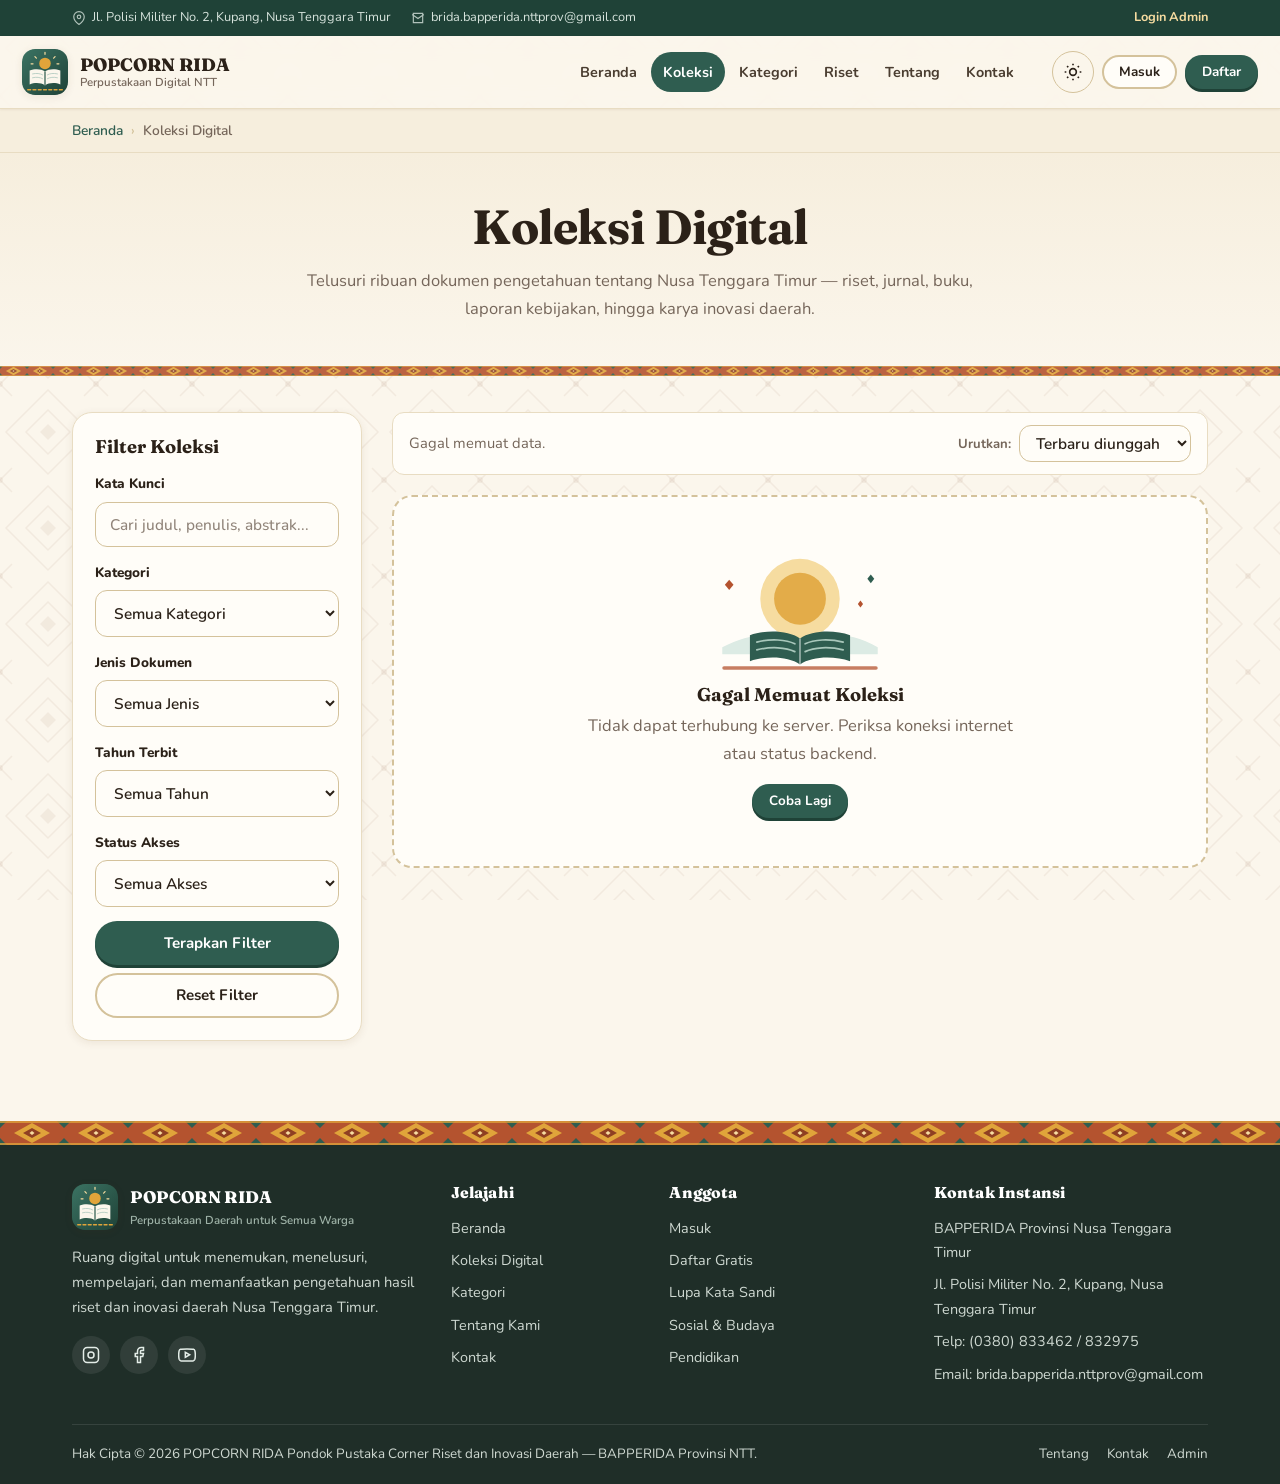
<file: situs/koleksi.html>
<!DOCTYPE html>
<html lang="id">
<head>
  <meta charset="UTF-8" />
  <meta name="viewport" content="width=device-width, initial-scale=1.0" />
  <meta name="description" content="Telusuri koleksi digital Perpustakaan Digital NTT — buku, jurnal, laporan penelitian, dokumen kebijakan, dan karya inovasi daerah." />
  <meta name="theme-color" content="#2f5d50" />
  <title>Koleksi Digital — POPCORN RIDA Pondok Pustaka Corner Riset dan Inovasi Daerah</title>

  <link rel="preconnect" href="https://fonts.googleapis.com" />
  <link rel="preconnect" href="https://fonts.gstatic.com" crossorigin />
  <link href="https://fonts.googleapis.com/css2?family=Fraunces:ital,opsz,wght@0,9..144,500;0,9..144,700;0,9..144,800;1,9..144,600&family=Nunito:wght@500;600;700;800&display=swap" rel="stylesheet" />
  <link rel="stylesheet" href="assets/css/style.css" />
  <link rel="icon" type="image/svg+xml" href="assets/img/favicon.svg" />
  <script src="assets/js/theme.js"></script>
</head>
<body>
  <a href="#main-content" class="skip-link">Lompat ke konten utama</a>
  <div id="site-header"></div>

  <div class="breadcrumb-bar">
    <div class="container">
      <ul class="breadcrumb">
        <li><a href="index.html">Beranda</a></li>
        <li>Koleksi Digital</li>
      </ul>
    </div>
  </div>

  <section class="page-header" id="main-content" tabindex="-1">
    <div class="container">
      <h1>Koleksi Digital</h1>
      <p>Telusuri ribuan dokumen pengetahuan tentang Nusa Tenggara Timur — riset, jurnal, buku, laporan kebijakan, hingga karya inovasi daerah.</p>
    </div>
  </section>

  <div class="container">
    <div class="koleksi-page-layout">
      <!-- Sidebar filter -->
      <aside class="filter-sidebar" id="filter-sidebar" aria-label="Filter koleksi">
        <h3>Filter Koleksi</h3>
        <form id="filter-form" onsubmit="return false;">
          <div class="filter-group">
            <label for="filter-q">Kata Kunci</label>
            <input type="text" id="filter-q" name="q" placeholder="Cari judul, penulis, abstrak..." autocomplete="off" />
          </div>
          <div class="filter-group">
            <label for="filter-kategori">Kategori</label>
            <select id="filter-kategori" name="kategori">
              <option value="">Semua Kategori</option>
            </select>
          </div>
          <div class="filter-group">
            <label for="filter-jenis">Jenis Dokumen</label>
            <select id="filter-jenis" name="jenis">
              <option value="">Semua Jenis</option>
              <option value="Buku">Buku</option>
              <option value="Jurnal">Jurnal</option>
              <option value="Laporan Penelitian">Laporan Penelitian</option>
              <option value="Laporan Kebijakan">Laporan Kebijakan</option>
              <option value="Skripsi/Tesis">Skripsi/Tesis</option>
              <option value="Prosiding">Prosiding</option>
              <option value="E-Book">E-Book</option>
              <option value="Dokumen Daerah">Dokumen Daerah</option>
              <option value="Lainnya">Lainnya</option>
            </select>
          </div>
          <div class="filter-group">
            <label for="filter-tahun">Tahun Terbit</label>
            <select id="filter-tahun" name="tahun">
              <option value="">Semua Tahun</option>
            </select>
          </div>
          <div class="filter-group">
            <label for="filter-akses">Status Akses</label>
            <select id="filter-akses" name="akses">
              <option value="">Semua Akses</option>
              <option value="Publik">Publik — Bebas Diunduh</option>
              <option value="Internal">Internal — Untuk Pemangku Instansi</option>
              <option value="Privat">Privat — Hubungi Admin</option>
            </select>
          </div>
          <div style="display:flex;flex-direction:column;gap:8px;">
            <button type="button" class="btn btn-primary btn-block" id="btn-apply-filter">Terapkan Filter</button>
            <button type="button" class="btn btn-ghost btn-block" id="btn-reset-filter">Reset Filter</button>
          </div>
        </form>
      </aside>

      <!-- Hasil -->
      <section class="koleksi-results" aria-live="polite">
        <div class="results-toolbar">
          <div class="rt-info" id="results-info">Memuat koleksi…</div>
          <div class="rt-sort">
            <label for="sort-select" style="font-size:0.82rem;color:var(--c-text-muted);">Urutkan:</label>
            <select id="sort-select">
              <option value="terbaru">Terbaru diunggah</option>
              <option value="terlama">Terlama diunggah</option>
              <option value="judul_az">Judul (A → Z)</option>
              <option value="judul_za">Judul (Z → A)</option>
              <option value="tahun_terbaru">Tahun Terbaru</option>
              <option value="tahun_terlama">Tahun Terlama</option>
            </select>
          </div>
        </div>
        <div class="koleksi-grid" id="koleksi-grid">
          <!-- dirender oleh koleksi.js -->
        </div>
        <div class="pagination" id="pagination"></div>
      </section>
    </div>
  </div>

  <div id="site-footer"></div>
  <div id="toast-container" class="toast-container"></div>

  <script src="assets/js/config.js"></script>
  <script src="assets/js/utils.js"></script>
  <script src="assets/js/koleksi.js"></script>
</body>
</html>
</file>
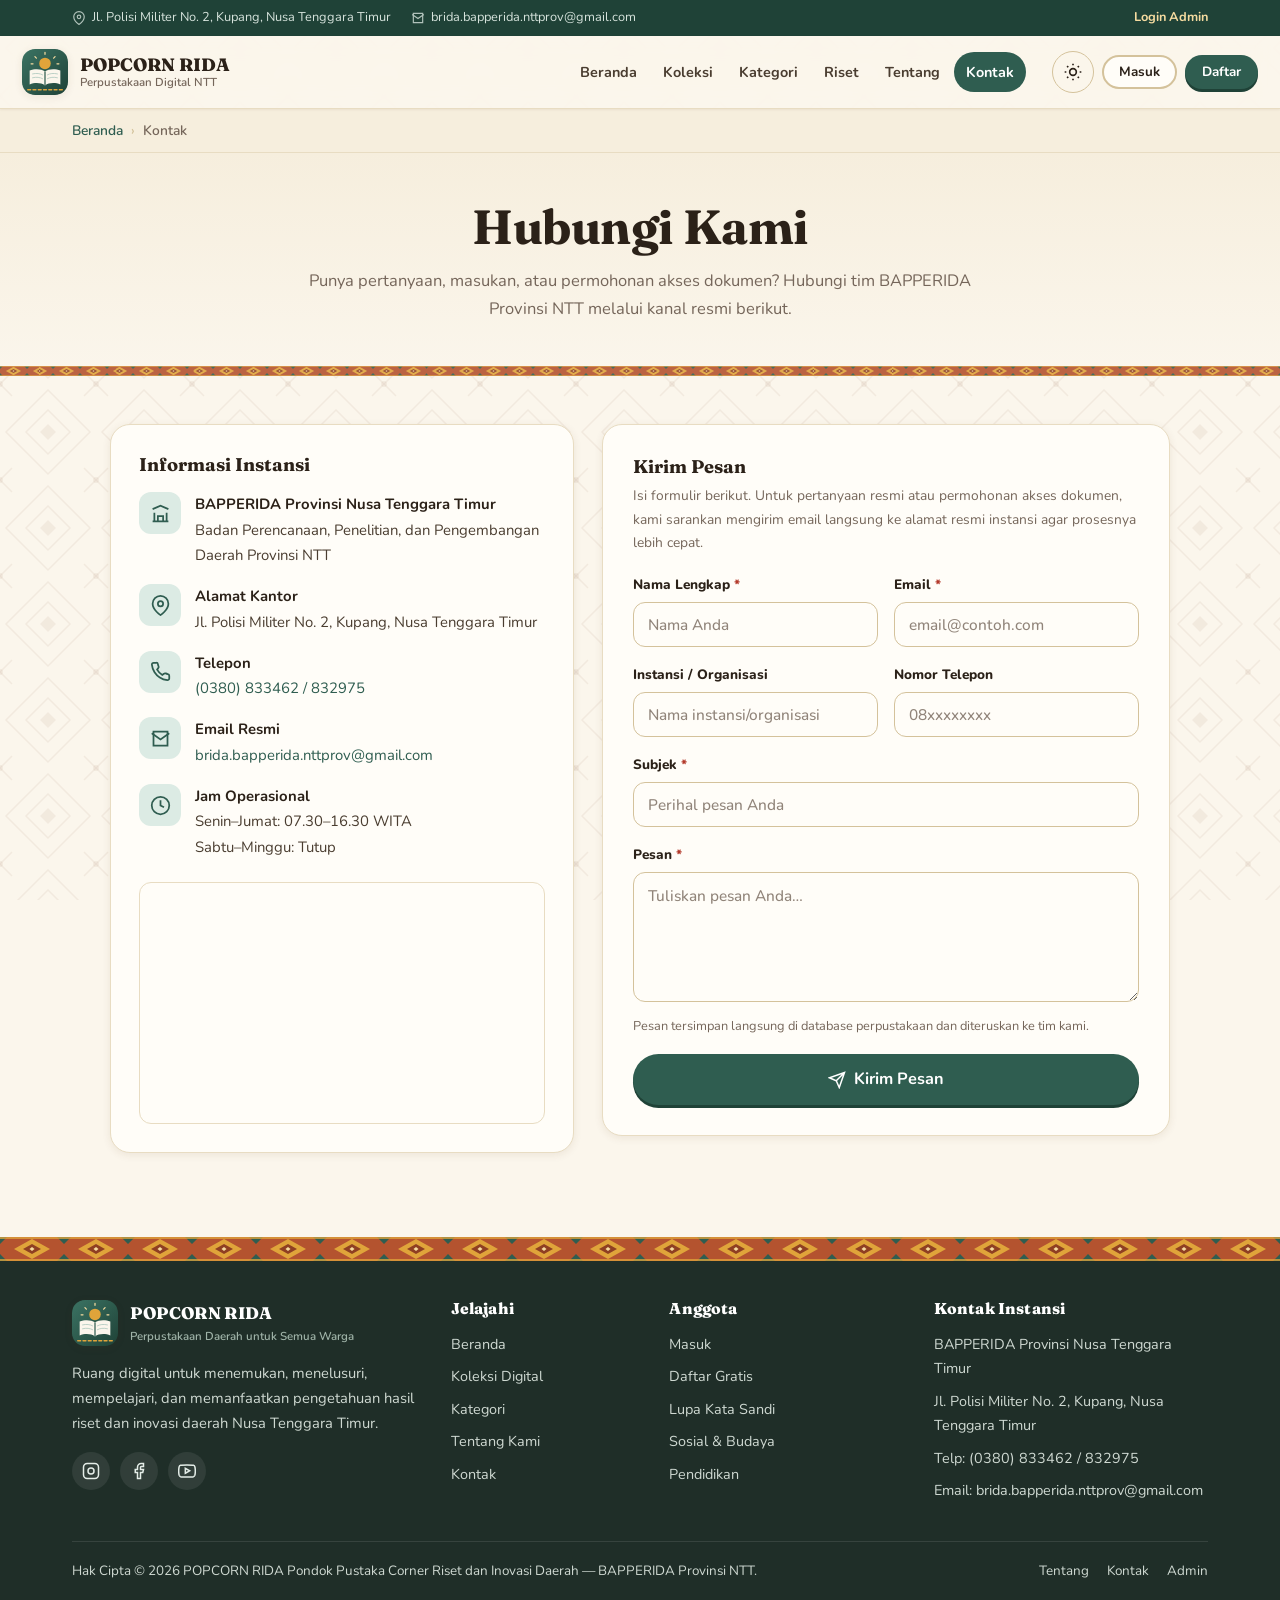
<file: situs/kontak.html>
<!DOCTYPE html>
<html lang="id">
<head>
  <meta charset="UTF-8" />
  <meta name="viewport" content="width=device-width, initial-scale=1.0" />
  <meta name="description" content="Hubungi BAPPERIDA Provinsi NTT — alamat, telepon, email, dan formulir kontak resmi." />
  <meta name="theme-color" content="#2f5d50" />
  <title>Kontak — POPCORN RIDA Pondok Pustaka Corner Riset dan Inovasi Daerah</title>
  <link rel="preconnect" href="https://fonts.googleapis.com" />
  <link rel="preconnect" href="https://fonts.gstatic.com" crossorigin />
  <link href="https://fonts.googleapis.com/css2?family=Fraunces:ital,opsz,wght@0,9..144,500;0,9..144,700;0,9..144,800;1,9..144,600&family=Nunito:wght@500;600;700;800&display=swap" rel="stylesheet" />
  <link rel="stylesheet" href="assets/css/style.css" />
  <link rel="icon" type="image/svg+xml" href="assets/img/favicon.svg" />
  <script src="assets/js/theme.js"></script>
</head>
<body>
  <a href="#main-content" class="skip-link">Lompat ke konten utama</a>
  <div id="site-header"></div>

  <div class="breadcrumb-bar">
    <div class="container">
      <ul class="breadcrumb">
        <li><a href="index.html">Beranda</a></li>
        <li>Kontak</li>
      </ul>
    </div>
  </div>

  <section class="page-header" id="main-content" tabindex="-1">
    <div class="container">
      <h1>Hubungi Kami</h1>
      <p>Punya pertanyaan, masukan, atau permohonan akses dokumen? Hubungi tim BAPPERIDA Provinsi NTT melalui kanal resmi berikut.</p>
    </div>
  </section>

  <main class="content-page">
    <div class="container">
      <div class="kontak-grid">
        <!-- Kartu info -->
        <div class="kontak-info-card">
          <h3>Informasi Instansi</h3>
          <ul class="kontak-info-list">
            <li>
              <span class="ki-ico"><svg viewBox="0 0 24 24" fill="none" stroke="currentColor" stroke-width="2"><path d="M3 21h18M3 7l9-4 9 4M5 21V11M19 21V11M9 21v-6h6v6"/></svg></span>
              <span class="ki-text">
                <strong>BAPPERIDA Provinsi Nusa Tenggara Timur</strong>
                <span>Badan Perencanaan, Penelitian, dan Pengembangan Daerah Provinsi NTT</span>
              </span>
            </li>
            <li>
              <span class="ki-ico"><svg viewBox="0 0 24 24" fill="none" stroke="currentColor" stroke-width="2"><path d="M21 10c0 7-9 13-9 13s-9-6-9-13a9 9 0 0118 0z"/><circle cx="12" cy="10" r="3"/></svg></span>
              <span class="ki-text">
                <strong>Alamat Kantor</strong>
                <span>Jl. Polisi Militer No. 2, Kupang, Nusa Tenggara Timur</span>
              </span>
            </li>
            <li>
              <span class="ki-ico"><svg viewBox="0 0 24 24" fill="none" stroke="currentColor" stroke-width="2"><path d="M22 16.92v3a2 2 0 01-2.18 2 19.79 19.79 0 01-8.63-3.07 19.5 19.5 0 01-6-6 19.79 19.79 0 01-3.07-8.67A2 2 0 014.11 2h3a2 2 0 012 1.72c.13.81.36 1.6.7 2.34a2 2 0 01-.45 2.11L8.09 9.91a16 16 0 006 6l1.74-1.27a2 2 0 012.11-.45c.74.34 1.53.57 2.34.7A2 2 0 0122 16.92z"/></svg></span>
              <span class="ki-text">
                <strong>Telepon</strong>
                <a href="tel:+62380833462">(0380) 833462 / 832975</a>
              </span>
            </li>
            <li>
              <span class="ki-ico"><svg viewBox="0 0 24 24" fill="none" stroke="currentColor" stroke-width="2"><path d="M4 4h16v16H4z"/><path d="M22 6l-10 7L2 6"/></svg></span>
              <span class="ki-text">
                <strong>Email Resmi</strong>
                <a href="mailto:brida.bapperida.nttprov@gmail.com">brida.bapperida.nttprov@gmail.com</a>
              </span>
            </li>
            <li>
              <span class="ki-ico"><svg viewBox="0 0 24 24" fill="none" stroke="currentColor" stroke-width="2"><circle cx="12" cy="12" r="10"/><path d="M12 6v6l4 2"/></svg></span>
              <span class="ki-text">
                <strong>Jam Operasional</strong>
                <span>Senin–Jumat: 07.30–16.30 WITA<br/>Sabtu–Minggu: Tutup</span>
              </span>
            </li>
          </ul>

          <div class="map-embed">
            <iframe
              src="https://www.openstreetmap.org/export/embed.html?bbox=123.6065%2C-10.1847%2C123.6265%2C-10.1647&amp;layer=mapnik&amp;marker=-10.1747%2C123.6165"
              title="Lokasi BAPPERIDA Provinsi NTT"
              loading="lazy"
            ></iframe>
          </div>
        </div>

        <!-- Formulir kontak -->
        <div class="form-card">
          <h3>Kirim Pesan</h3>
          <p class="text-muted" style="font-size:0.86rem;margin-bottom:18px;">Isi formulir berikut. Untuk pertanyaan resmi atau permohonan akses dokumen, kami sarankan mengirim email langsung ke alamat resmi instansi agar prosesnya lebih cepat.</p>
          <form id="kontak-form" novalidate>
            <div class="form-row">
              <div class="form-group">
                <label for="nama">Nama Lengkap <span class="req">*</span></label>
                <input type="text" id="nama" name="nama" required autocomplete="name" placeholder="Nama Anda" />
                <div class="error-msg">Nama wajib diisi.</div>
              </div>
              <div class="form-group">
                <label for="email">Email <span class="req">*</span></label>
                <input type="email" id="email" name="email" required autocomplete="email" placeholder="email@contoh.com" />
                <div class="error-msg">Email tidak valid.</div>
              </div>
            </div>
            <div class="form-row">
              <div class="form-group">
                <label for="instansi">Instansi / Organisasi</label>
                <input type="text" id="instansi" name="instansi" autocomplete="organization" placeholder="Nama instansi/organisasi" />
              </div>
              <div class="form-group">
                <label for="telepon">Nomor Telepon</label>
                <input type="tel" id="telepon" name="telepon" autocomplete="tel" placeholder="08xxxxxxxx" />
              </div>
            </div>
            <div class="form-group">
              <label for="subjek">Subjek <span class="req">*</span></label>
              <input type="text" id="subjek" name="subjek" required placeholder="Perihal pesan Anda" />
              <div class="error-msg">Subjek wajib diisi.</div>
            </div>
            <div class="form-group">
              <label for="pesan">Pesan <span class="req">*</span></label>
              <textarea id="pesan" name="pesan" required placeholder="Tuliskan pesan Anda…"></textarea>
              <div class="error-msg">Pesan wajib diisi.</div>
              <div class="hint">Pesan tersimpan langsung di database perpustakaan dan diteruskan ke tim kami.</div>
            </div>
            <!-- Honeypot anti-spam: disembunyikan dari manusia -->
            <div style="position:absolute;left:-9999px;" aria-hidden="true">
              <label for="website">Jangan diisi</label>
              <input type="text" id="website" name="website" tabindex="-1" autocomplete="off" />
            </div>
            <button type="submit" class="btn btn-primary btn-lg btn-block" id="btn-kirim">
              <svg width="18" height="18" viewBox="0 0 24 24" fill="none" stroke="currentColor" stroke-width="2"><path d="M22 2L11 13M22 2l-7 20-4-9-9-4z"/></svg>
              Kirim Pesan
            </button>
          </form>
        </div>
      </div>
    </div>
  </main>

  <div id="site-footer"></div>
  <div id="toast-container" class="toast-container"></div>

  <script src="assets/js/config.js"></script>
  <script src="assets/js/utils.js"></script>
  <script>
    document.addEventListener("DOMContentLoaded", () => {
      PUtils.mountChrome("kontak");

      // Anggota yang sudah masuk: isi nama & email otomatis
      const u = PUtils.Auth.user();
      if (u) {
        if (u.nama) document.getElementById("nama").value = u.nama;
        if (u.email) document.getElementById("email").value = u.email;
      }

      const form = document.getElementById("kontak-form");
      form.addEventListener("submit", (e) => {
        e.preventDefault();
        let valid = true;
        // Reset error
        form.querySelectorAll(".form-group").forEach(g => g.classList.remove("has-error"));
        // Validate required
        ["nama","email","subjek","pesan"].forEach(id => {
          const el = document.getElementById(id);
          if (!el.value.trim()) { el.parentElement.classList.add("has-error"); valid = false; }
        });
        const email = document.getElementById("email").value.trim();
        if (email && !/^[^\s@]+@[^\s@]+\.[^\s@]+$/.test(email)) {
          document.getElementById("email").parentElement.classList.add("has-error"); valid = false;
        }
        if (!valid) {
          PUtils.showToast("Mohon lengkapi formulir dengan benar.", "warning");
          return;
        }
        const val = (id) => document.getElementById(id).value.trim();
        const payload = {
          nama: val("nama"), email: val("email"), instansi: val("instansi"),
          telepon: val("telepon"), subjek: val("subjek"), pesan: val("pesan"),
          website: val("website"), // honeypot
        };
        const btn = document.getElementById("btn-kirim");
        const restore = PUtils.btnLoading(btn, "Mengirim…");

        const apiReady = window.APP_CONFIG.API_URL && window.APP_CONFIG.API_URL.indexOf("PASTE_URL") !== 0;
        if (!apiReady) { restore(); bukaMailto(payload); return; }

        PUtils.apiCall("kirimPesanKontak", payload, "POST")
          .then(() => {
            restore();
            PUtils.showToast("Pesan Anda sudah kami terima. Terima kasih!", "success", "Terkirim");
            form.reset();
          })
          .catch((err) => {
            restore();
            if (err.code === "RATE_LIMIT" || err.code === "VALIDATION") {
              PUtils.showToast(err.message, "warning");
            } else {
              PUtils.showToast("Server tidak dapat dihubungi. Membuka aplikasi email sebagai cadangan…", "info");
              bukaMailto(payload);
            }
          });
      });

      // Cadangan bila backend belum dikonfigurasi / sedang tidak tersedia
      function bukaMailto(d) {
        const subjek = encodeURIComponent("[Perpustakaan Digital NTT] " + d.subjek);
        const body = encodeURIComponent(
          `Nama: ${d.nama}\nEmail: ${d.email}\nInstansi: ${d.instansi || "-"}\nTelepon: ${d.telepon || "-"}\n\nPesan:\n${d.pesan}\n`
        );
        window.location.href = `mailto:${window.APP_CONFIG.INSTANSI.email}?subject=${subjek}&body=${body}`;
      }
    });
  </script>
</body>
</html>
</file>
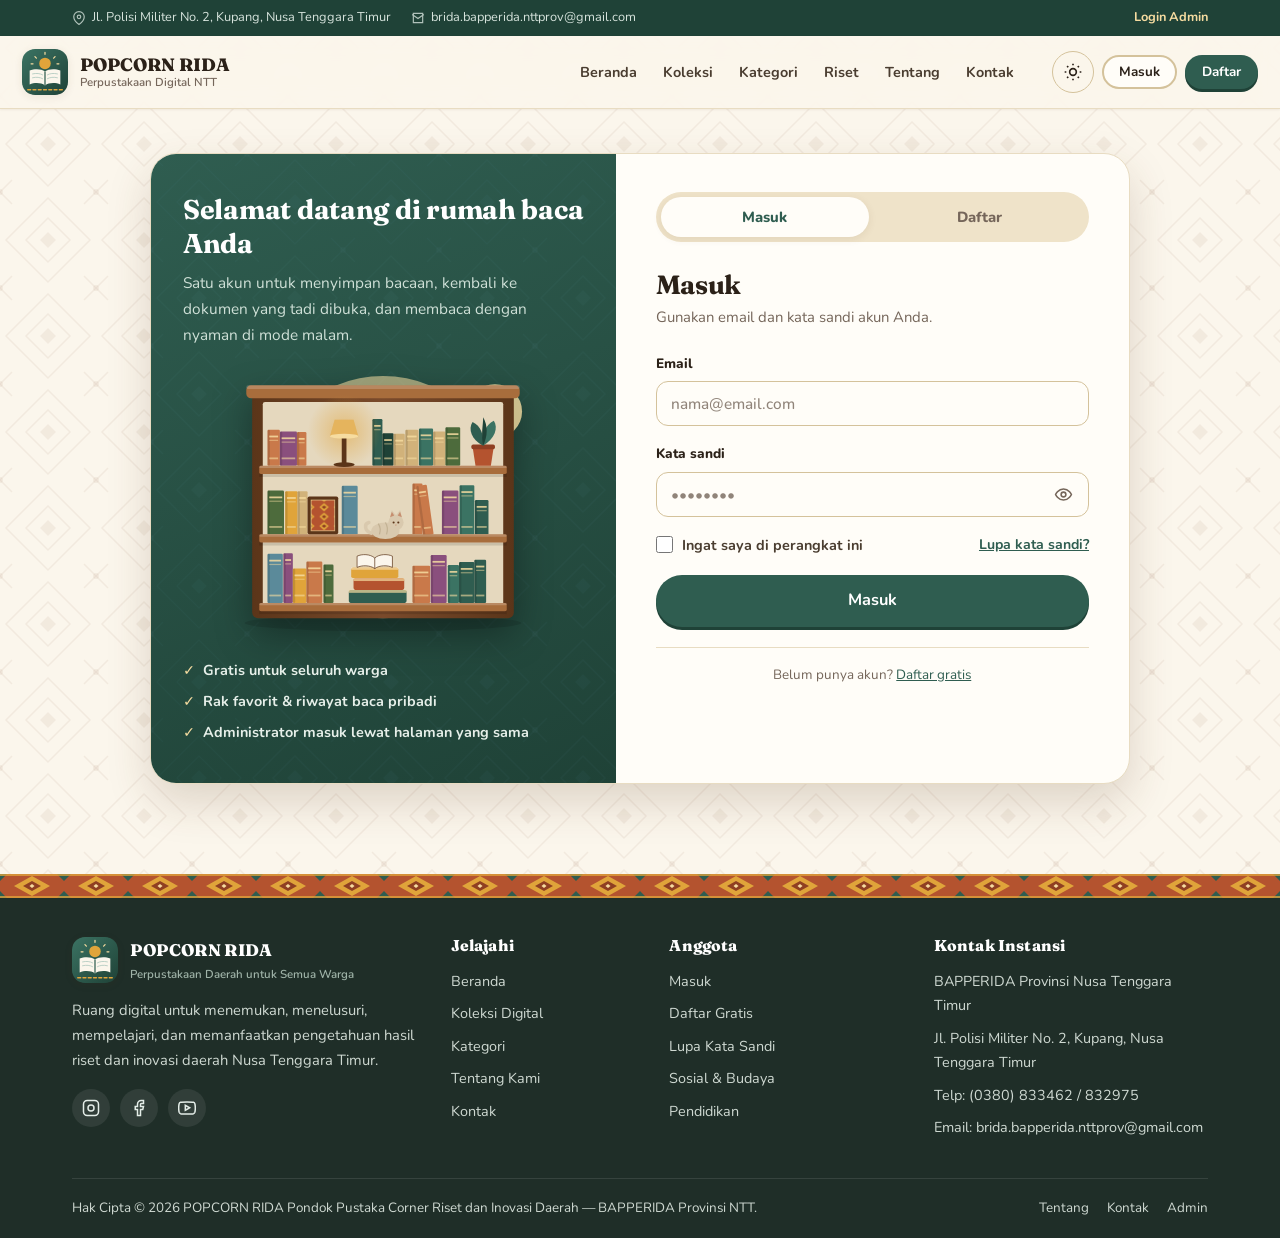
<file: situs/masuk.html>
<!DOCTYPE html>
<html lang="id">
<head>
  <meta charset="UTF-8" />
  <meta name="viewport" content="width=device-width, initial-scale=1.0" />
  <meta name="description" content="Masuk atau daftar akun gratis Perpustakaan Digital NTT untuk menyimpan koleksi favorit dan riwayat bacaan." />
  <meta name="robots" content="noindex" />
  <meta name="theme-color" content="#2f5d50" />
  <title>Masuk / Daftar — POPCORN RIDA Pondok Pustaka Corner Riset dan Inovasi Daerah</title>
  <link rel="preconnect" href="https://fonts.googleapis.com" />
  <link rel="preconnect" href="https://fonts.gstatic.com" crossorigin />
  <link href="https://fonts.googleapis.com/css2?family=Fraunces:ital,opsz,wght@0,9..144,500;0,9..144,700;0,9..144,800;1,9..144,600&family=Nunito:wght@500;600;700;800&display=swap" rel="stylesheet" />
  <link rel="stylesheet" href="assets/css/style.css" />
  <link rel="icon" type="image/svg+xml" href="assets/img/favicon.svg" />
  <script src="assets/js/theme.js"></script>
</head>
<body>
  <a href="#main-content" class="skip-link">Lompat ke konten utama</a>
  <div id="site-header"></div>

  <main id="main-content" class="auth-wrap" tabindex="-1">
    <div class="auth-shell">

      <aside class="auth-art" aria-hidden="false">
        <div>
          <h2>Selamat datang di rumah baca Anda</h2>
          <p>Satu akun untuk menyimpan bacaan, kembali ke dokumen yang tadi dibuka, dan membaca dengan nyaman di mode malam.</p>
        </div>
        <img src="assets/img/hero-perpus.svg" alt="" width="330" height="270" />
        <ul>
          <li>Gratis untuk seluruh warga</li>
          <li>Rak favorit &amp; riwayat baca pribadi</li>
          <li>Administrator masuk lewat halaman yang sama</li>
        </ul>
      </aside>

      <section class="auth-card" aria-label="Masuk atau daftar">
        <div class="auth-tabs" role="tablist" id="auth-tabs">
          <button type="button" role="tab" id="tab-masuk" data-tab="masuk" aria-controls="panel-masuk" aria-selected="true" class="active">Masuk</button>
          <button type="button" role="tab" id="tab-daftar" data-tab="daftar" aria-controls="panel-daftar" aria-selected="false">Daftar</button>
        </div>

        <!-- ===== MASUK ===== -->
        <div class="auth-panel" id="panel-masuk" role="tabpanel" aria-labelledby="tab-masuk">
          <h1>Masuk</h1>
          <p class="sub">Gunakan email dan kata sandi akun Anda.</p>
          <div class="alert error" id="login-alert" role="alert" hidden></div>
          <form id="login-form" novalidate>
            <div class="form-group">
              <label for="login-email">Email</label>
              <input type="email" id="login-email" autocomplete="username" placeholder="nama@email.com" required />
              <div class="error-msg" id="login-email-error"></div>
            </div>
            <div class="form-group">
              <label for="login-password">Kata sandi</label>
              <div class="pw-wrap">
                <input type="password" id="login-password" autocomplete="current-password" placeholder="••••••••" required />
                <button type="button" class="show-pw" data-toggle-pw="login-password" aria-label="Tampilkan kata sandi"><svg viewBox="0 0 24 24" fill="none" stroke="currentColor" stroke-width="2"><path d="M2 12s3-7 10-7 10 7 10 7-3 7-10 7-10-7-10-7z"/><circle cx="12" cy="12" r="3"/></svg></button>
              </div>
              <div class="error-msg" id="login-password-error"></div>
            </div>
            <div class="auth-links">
              <span class="check-row"><input type="checkbox" id="login-ingat" /><label for="login-ingat">Ingat saya di perangkat ini</label></span>
              <button type="button" class="link-btn" data-go="lupa">Lupa kata sandi?</button>
            </div>
            <button type="submit" class="btn btn-primary btn-lg btn-block" id="btn-login">Masuk</button>
          </form>
          <div class="auth-foot">Belum punya akun? <button type="button" class="link-btn" data-go="daftar">Daftar gratis</button></div>
        </div>

        <!-- ===== DAFTAR ===== -->
        <div class="auth-panel" id="panel-daftar" role="tabpanel" aria-labelledby="tab-daftar" hidden>
          <h1>Buat akun gratis</h1>
          <p class="sub">Cukup satu menit. Tidak ada biaya.</p>
          <div class="alert error" id="reg-alert" role="alert" hidden></div>
          <form id="reg-form" novalidate>
            <div class="form-group">
              <label for="reg-nama">Nama lengkap <span class="req">*</span></label>
              <input type="text" id="reg-nama" autocomplete="name" placeholder="Nama Anda" maxlength="100" required />
              <div class="error-msg" id="reg-nama-error"></div>
            </div>
            <div class="form-group">
              <label for="reg-email">Email <span class="req">*</span></label>
              <input type="email" id="reg-email" autocomplete="email" placeholder="nama@email.com" required />
              <div class="error-msg" id="reg-email-error"></div>
            </div>
            <div class="form-group">
              <label for="reg-instansi">Instansi / sekolah <span class="text-muted" style="font-weight:600;">(opsional)</span></label>
              <input type="text" id="reg-instansi" autocomplete="organization" placeholder="Mis. SMA Negeri 1 Kupang" maxlength="150" />
            </div>
            <div class="form-row">
              <div class="form-group">
                <label for="reg-password">Kata sandi <span class="req">*</span></label>
                <div class="pw-wrap">
                  <input type="password" id="reg-password" autocomplete="new-password" placeholder="Min. 8 karakter" required />
                  <button type="button" class="show-pw" data-toggle-pw="reg-password" aria-label="Tampilkan kata sandi"><svg viewBox="0 0 24 24" fill="none" stroke="currentColor" stroke-width="2"><path d="M2 12s3-7 10-7 10 7 10 7-3 7-10 7-10-7-10-7z"/><circle cx="12" cy="12" r="3"/></svg></button>
                </div>
                <div class="pw-meter" aria-hidden="true"><i id="pw-bar"></i></div>
                <div class="hint" id="pw-hint">Gunakan huruf dan angka.</div>
                <div class="error-msg" id="reg-password-error"></div>
              </div>
              <div class="form-group">
                <label for="reg-password2">Ulangi kata sandi <span class="req">*</span></label>
                <input type="password" id="reg-password2" autocomplete="new-password" placeholder="Ketik ulang" required />
                <div class="error-msg" id="reg-password2-error"></div>
              </div>
            </div>
            <div class="hp-field" aria-hidden="true"><label for="reg-website">Jangan diisi</label><input type="text" id="reg-website" tabindex="-1" autocomplete="off" /></div>
            <button type="submit" class="btn btn-accent btn-lg btn-block" id="btn-reg">Daftar &amp; Masuk</button>
          </form>
          <div class="auth-foot">Sudah punya akun? <button type="button" class="link-btn" data-go="masuk">Masuk</button></div>
        </div>

        <!-- ===== LUPA KATA SANDI ===== -->
        <div class="auth-panel" id="panel-lupa" role="tabpanel" hidden>
          <h1>Lupa kata sandi</h1>
          <p class="sub">Kami kirim kode 8 karakter ke email Anda. Kode berlaku 30 menit.</p>
          <div class="alert" id="lupa-alert" role="alert" hidden></div>

          <form id="lupa-form-1" novalidate>
            <div class="form-group">
              <label for="lupa-email">Email akun</label>
              <input type="email" id="lupa-email" autocomplete="email" placeholder="nama@email.com" required />
              <div class="error-msg" id="lupa-email-error"></div>
            </div>
            <button type="submit" class="btn btn-primary btn-lg btn-block" id="btn-lupa-1">Kirim Kode</button>
          </form>

          <form id="lupa-form-2" novalidate hidden>
            <div class="form-group">
              <label for="lupa-kode">Kode dari email</label>
              <input type="text" id="lupa-kode" autocomplete="one-time-code" placeholder="MIS. K7M2QX9P" maxlength="12" style="letter-spacing:0.18em;text-transform:uppercase;font-weight:800;" required />
              <div class="error-msg" id="lupa-kode-error"></div>
            </div>
            <div class="form-group">
              <label for="lupa-password">Kata sandi baru</label>
              <div class="pw-wrap">
                <input type="password" id="lupa-password" autocomplete="new-password" placeholder="Min. 8 karakter, huruf &amp; angka" required />
                <button type="button" class="show-pw" data-toggle-pw="lupa-password" aria-label="Tampilkan kata sandi"><svg viewBox="0 0 24 24" fill="none" stroke="currentColor" stroke-width="2"><path d="M2 12s3-7 10-7 10 7 10 7-3 7-10 7-10-7-10-7z"/><circle cx="12" cy="12" r="3"/></svg></button>
              </div>
              <div class="error-msg" id="lupa-password-error"></div>
            </div>
            <button type="submit" class="btn btn-primary btn-lg btn-block" id="btn-lupa-2">Atur Ulang Kata Sandi</button>
            <p class="hint" style="margin-top:12px;text-align:center;">Tidak menerima email? Cek folder spam, atau <button type="button" class="link-btn" id="lupa-ulang">kirim ulang kode</button>.</p>
          </form>
          <div class="auth-foot">Ingat kata sandi? <button type="button" class="link-btn" data-go="masuk">Kembali masuk</button><br/><span style="font-size:0.78rem;">Akun administrator tidak dapat diatur ulang lewat email — hubungi pengelola sistem.</span></div>
        </div>
      </section>
    </div>
  </main>

  <div id="site-footer"></div>
  <div id="toast-container" class="toast-container"></div>

  <script src="assets/js/config.js"></script>
  <script src="assets/js/utils.js"></script>
  <script src="assets/js/auth.js"></script>
</body>
</html>
</file>
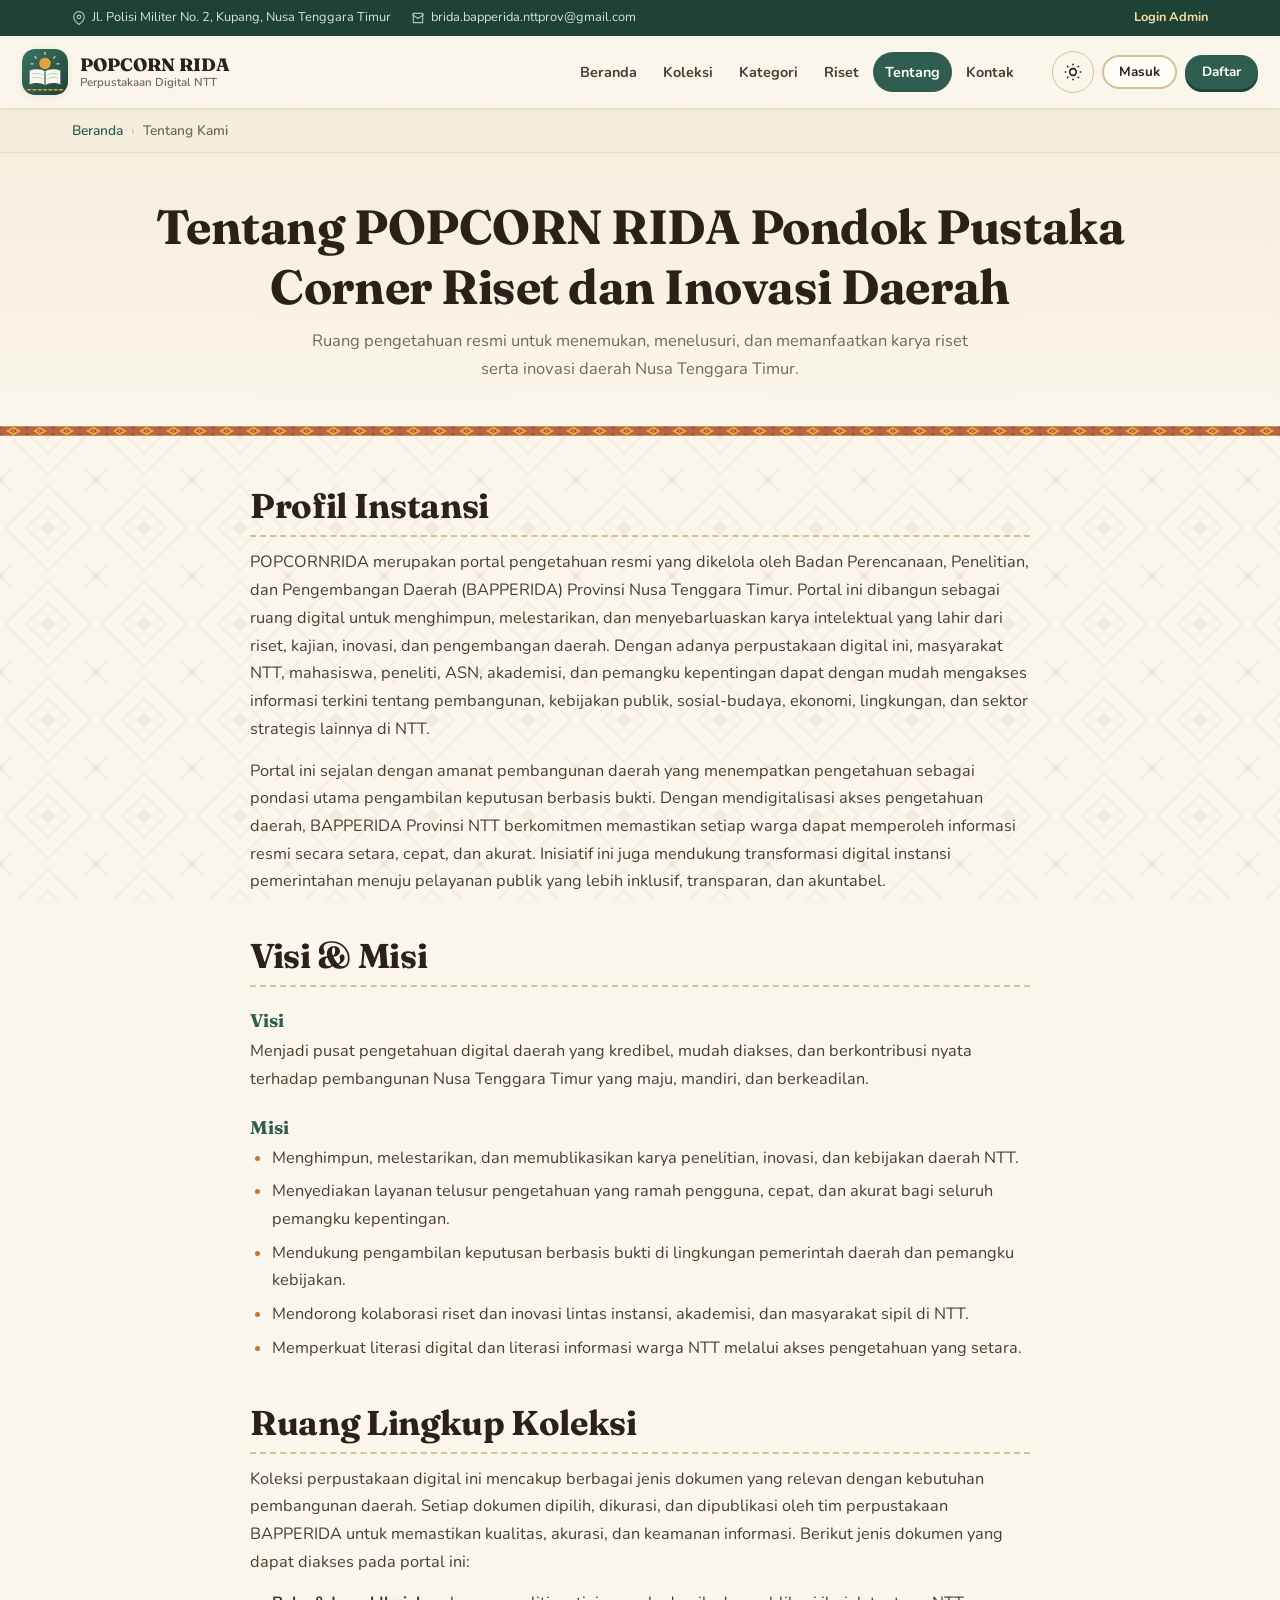
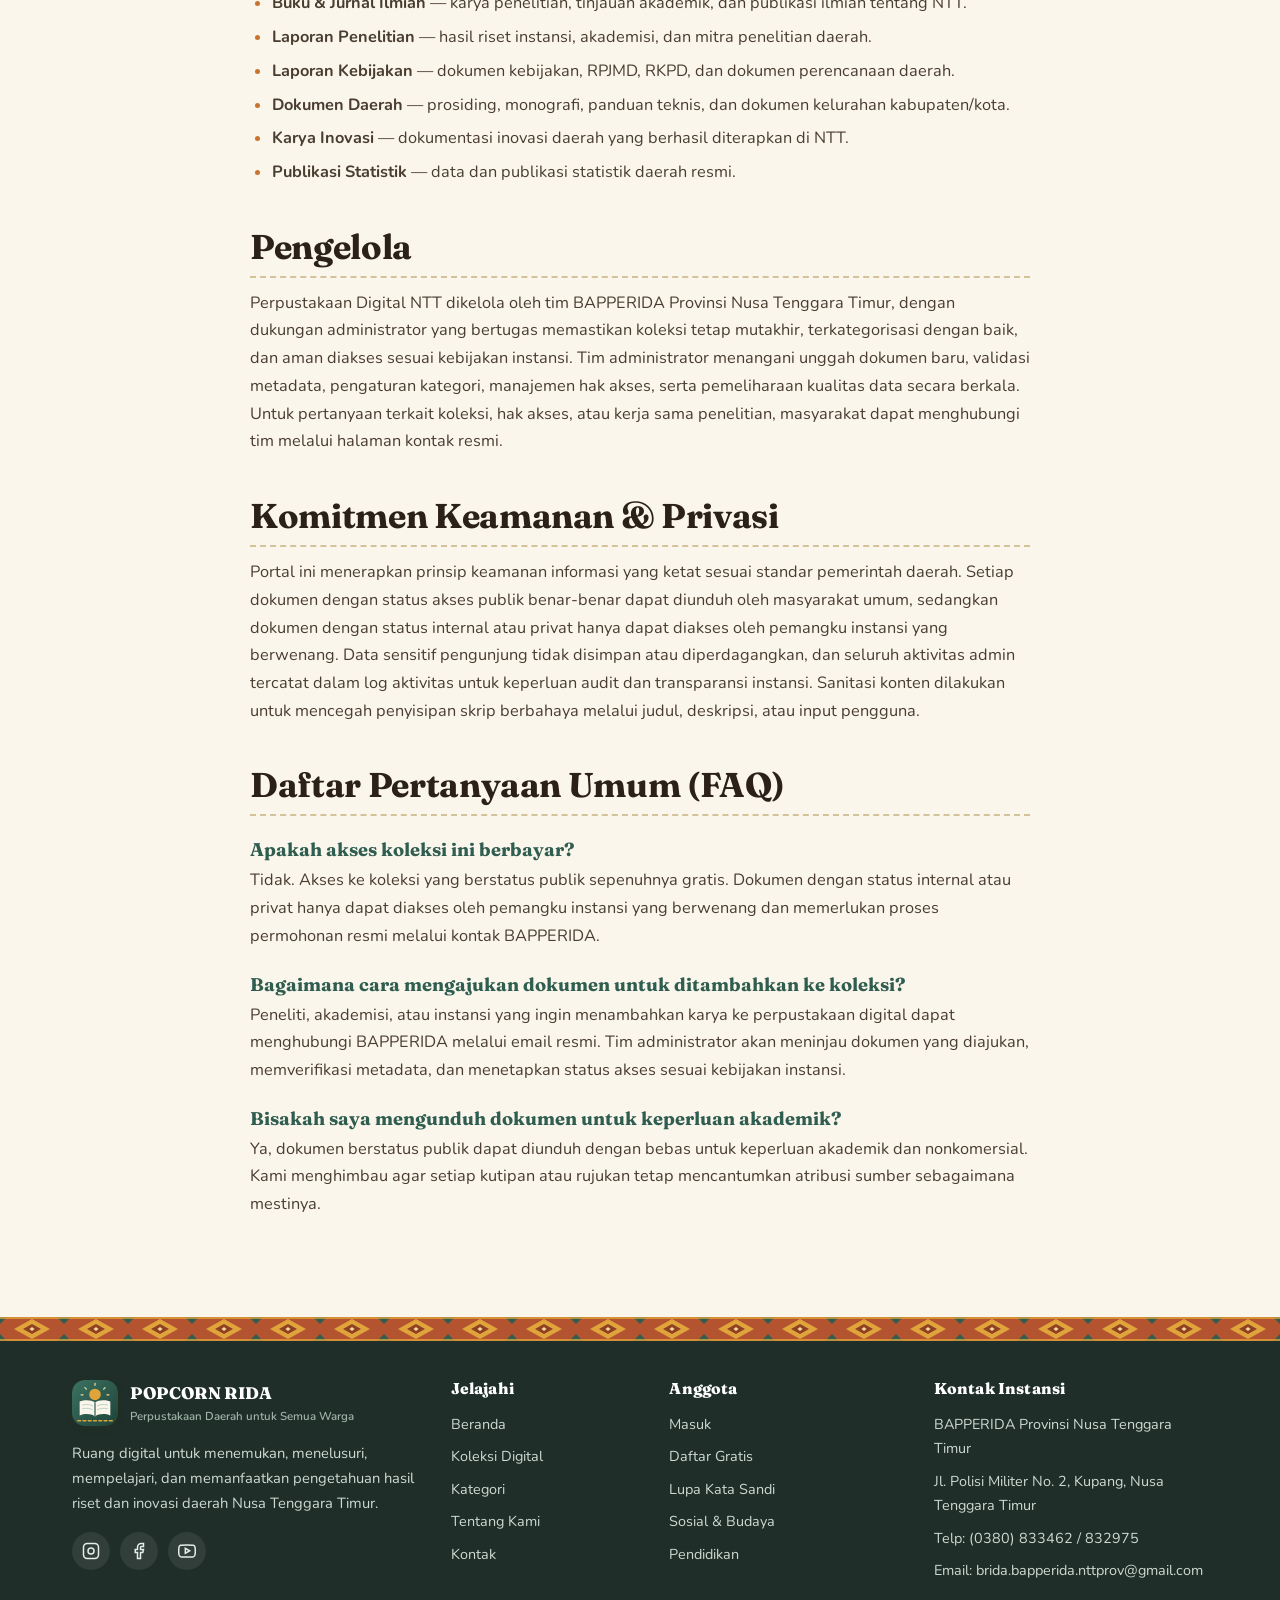
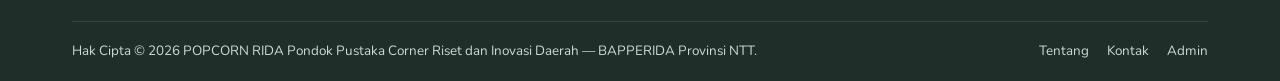
<file: situs/tentang.html>
<!DOCTYPE html>
<html lang="id">
<head>
  <meta charset="UTF-8" />
  <meta name="viewport" content="width=device-width, initial-scale=1.0" />
  <meta name="description" content="Tentang Perpustakaan Digital NTT — portal pengetahuan resmi BAPPERIDA Provinsi Nusa Tenggara Timur." />
  <meta name="theme-color" content="#2f5d50" />
  <title>Tentang Kami — POPCORN RIDA Pondok Pustaka Corner Riset dan Inovasi Daerah</title>
  <link rel="preconnect" href="https://fonts.googleapis.com" />
  <link rel="preconnect" href="https://fonts.gstatic.com" crossorigin />
  <link href="https://fonts.googleapis.com/css2?family=Fraunces:ital,opsz,wght@0,9..144,500;0,9..144,700;0,9..144,800;1,9..144,600&family=Nunito:wght@500;600;700;800&display=swap" rel="stylesheet" />
  <link rel="stylesheet" href="assets/css/style.css" />
  <link rel="icon" type="image/svg+xml" href="assets/img/favicon.svg" />
  <script src="assets/js/theme.js"></script>
</head>
<body>
  <a href="#main-content" class="skip-link">Lompat ke konten utama</a>
  <div id="site-header"></div>

  <div class="breadcrumb-bar">
    <div class="container">
      <ul class="breadcrumb">
        <li><a href="index.html">Beranda</a></li>
        <li>Tentang Kami</li>
      </ul>
    </div>
  </div>

  <section class="page-header" id="main-content" tabindex="-1">
    <div class="container">
      <h1>Tentang POPCORN RIDA Pondok Pustaka Corner Riset dan Inovasi Daerah</h1>
      <p>Ruang pengetahuan resmi untuk menemukan, menelusuri, dan memanfaatkan karya riset serta inovasi daerah Nusa Tenggara Timur.</p>
    </div>
  </section>

  <main class="content-page">
    <div class="container">
      <div class="prose">
        <h2>Profil Instansi</h2>
        <p>POPCORNRIDA merupakan portal pengetahuan resmi yang dikelola oleh Badan Perencanaan, Penelitian, dan Pengembangan Daerah (BAPPERIDA) Provinsi Nusa Tenggara Timur. Portal ini dibangun sebagai ruang digital untuk menghimpun, melestarikan, dan menyebarluaskan karya intelektual yang lahir dari riset, kajian, inovasi, dan pengembangan daerah. Dengan adanya perpustakaan digital ini, masyarakat NTT, mahasiswa, peneliti, ASN, akademisi, dan pemangku kepentingan dapat dengan mudah mengakses informasi terkini tentang pembangunan, kebijakan publik, sosial-budaya, ekonomi, lingkungan, dan sektor strategis lainnya di NTT.</p>
        <p>Portal ini sejalan dengan amanat pembangunan daerah yang menempatkan pengetahuan sebagai pondasi utama pengambilan keputusan berbasis bukti. Dengan mendigitalisasi akses pengetahuan daerah, BAPPERIDA Provinsi NTT berkomitmen memastikan setiap warga dapat memperoleh informasi resmi secara setara, cepat, dan akurat. Inisiatif ini juga mendukung transformasi digital instansi pemerintahan menuju pelayanan publik yang lebih inklusif, transparan, dan akuntabel.</p>

        <h2>Visi &amp; Misi</h2>
        <h3>Visi</h3>
        <p>Menjadi pusat pengetahuan digital daerah yang kredibel, mudah diakses, dan berkontribusi nyata terhadap pembangunan Nusa Tenggara Timur yang maju, mandiri, dan berkeadilan.</p>
        <h3>Misi</h3>
        <ul>
          <li>Menghimpun, melestarikan, dan memublikasikan karya penelitian, inovasi, dan kebijakan daerah NTT.</li>
          <li>Menyediakan layanan telusur pengetahuan yang ramah pengguna, cepat, dan akurat bagi seluruh pemangku kepentingan.</li>
          <li>Mendukung pengambilan keputusan berbasis bukti di lingkungan pemerintah daerah dan pemangku kebijakan.</li>
          <li>Mendorong kolaborasi riset dan inovasi lintas instansi, akademisi, dan masyarakat sipil di NTT.</li>
          <li>Memperkuat literasi digital dan literasi informasi warga NTT melalui akses pengetahuan yang setara.</li>
        </ul>

        <h2>Ruang Lingkup Koleksi</h2>
        <p>Koleksi perpustakaan digital ini mencakup berbagai jenis dokumen yang relevan dengan kebutuhan pembangunan daerah. Setiap dokumen dipilih, dikurasi, dan dipublikasi oleh tim perpustakaan BAPPERIDA untuk memastikan kualitas, akurasi, dan keamanan informasi. Berikut jenis dokumen yang dapat diakses pada portal ini:</p>
        <ul>
          <li><strong>Buku &amp; Jurnal Ilmiah</strong> — karya penelitian, tinjauan akademik, dan publikasi ilmiah tentang NTT.</li>
          <li><strong>Laporan Penelitian</strong> — hasil riset instansi, akademisi, dan mitra penelitian daerah.</li>
          <li><strong>Laporan Kebijakan</strong> — dokumen kebijakan, RPJMD, RKPD, dan dokumen perencanaan daerah.</li>
          <li><strong>Dokumen Daerah</strong> — prosiding, monografi, panduan teknis, dan dokumen kelurahan kabupaten/kota.</li>
          <li><strong>Karya Inovasi</strong> — dokumentasi inovasi daerah yang berhasil diterapkan di NTT.</li>
          <li><strong>Publikasi Statistik</strong> — data dan publikasi statistik daerah resmi.</li>
        </ul>

        <h2>Pengelola</h2>
        <p>Perpustakaan Digital NTT dikelola oleh tim BAPPERIDA Provinsi Nusa Tenggara Timur, dengan dukungan administrator yang bertugas memastikan koleksi tetap mutakhir, terkategorisasi dengan baik, dan aman diakses sesuai kebijakan instansi. Tim administrator menangani unggah dokumen baru, validasi metadata, pengaturan kategori, manajemen hak akses, serta pemeliharaan kualitas data secara berkala. Untuk pertanyaan terkait koleksi, hak akses, atau kerja sama penelitian, masyarakat dapat menghubungi tim melalui halaman kontak resmi.</p>

        <h2>Komitmen Keamanan &amp; Privasi</h2>
        <p>Portal ini menerapkan prinsip keamanan informasi yang ketat sesuai standar pemerintah daerah. Setiap dokumen dengan status akses publik benar-benar dapat diunduh oleh masyarakat umum, sedangkan dokumen dengan status internal atau privat hanya dapat diakses oleh pemangku instansi yang berwenang. Data sensitif pengunjung tidak disimpan atau diperdagangkan, dan seluruh aktivitas admin tercatat dalam log aktivitas untuk keperluan audit dan transparansi instansi. Sanitasi konten dilakukan untuk mencegah penyisipan skrip berbahaya melalui judul, deskripsi, atau input pengguna.</p>

        <h2>Daftar Pertanyaan Umum (FAQ)</h2>
        <h3>Apakah akses koleksi ini berbayar?</h3>
        <p>Tidak. Akses ke koleksi yang berstatus publik sepenuhnya gratis. Dokumen dengan status internal atau privat hanya dapat diakses oleh pemangku instansi yang berwenang dan memerlukan proses permohonan resmi melalui kontak BAPPERIDA.</p>
        <h3>Bagaimana cara mengajukan dokumen untuk ditambahkan ke koleksi?</h3>
        <p>Peneliti, akademisi, atau instansi yang ingin menambahkan karya ke perpustakaan digital dapat menghubungi BAPPERIDA melalui email resmi. Tim administrator akan meninjau dokumen yang diajukan, memverifikasi metadata, dan menetapkan status akses sesuai kebijakan instansi.</p>
        <h3>Bisakah saya mengunduh dokumen untuk keperluan akademik?</h3>
        <p>Ya, dokumen berstatus publik dapat diunduh dengan bebas untuk keperluan akademik dan nonkomersial. Kami menghimbau agar setiap kutipan atau rujukan tetap mencantumkan atribusi sumber sebagaimana mestinya.</p>
      </div>
    </div>
  </main>

  <div id="site-footer"></div>
  <script src="assets/js/config.js"></script>
  <script src="assets/js/utils.js"></script>
  <script>
    document.addEventListener("DOMContentLoaded", () => {
      PUtils.mountChrome("tentang");
    });
  </script>
</body>
</html>
</file>
<file: situs/assets/css/style.css>
/* =====================================================================
   Perpustakaan Digital Nusa Tenggara Timur
   style.css — Tema "Rumah Baca Hangat"
   Kertas krem · hijau teduh · kayu & terakota · aksen tenun NTT
   ===================================================================== */

/* ---------- 1. Token desain ---------- */
:root {
  --c-bg:           #fbf6ec;   /* kertas krem */
  --c-bg-soft:      #f6eedd;
  --c-bg-muted:     #efe3c9;
  --c-surface:      #fffdf8;   /* kartu */
  --c-border:       #e8dcc2;
  --c-border-strong:#d4c29b;

  --c-text:         #2b2118;
  --c-text-body:    #4a3d30;
  --c-text-muted:   #75665a;
  --c-text-inverse: #fffdf8;

  --c-primary:      #2f5d50;   /* hijau rak buku */
  --c-primary-dark: #1f4237;
  --c-primary-soft: #dcebe4;
  --c-accent:       #c8742f;   /* jingga lampu baca */
  --c-accent-dark:  #a45a1f;
  --c-accent-soft:  #fbe6cf;

  --c-maroon:       #b4532f;   /* terakota tenun */
  --c-maroon-dark:  #8f3f22;
  --c-maroon-soft:  #f8e0d6;

  --c-wood:         #7a4a2b;
  --c-amber:        #e0a43a;

  --c-success:      #2e7d4f;
  --c-success-soft: #dcf0e2;
  --c-warning:      #a8641a;
  --c-warning-soft: #fbebc9;
  --c-danger:       #b3392b;
  --c-danger-soft:  #fbe0db;
  --c-info:         #2f6f8f;
  --c-info-soft:    #dcedf4;

  --c-header-bg:    rgba(251, 246, 236, 0.92);
  --c-footer-bg:    #1f2e28;
  --c-footer-text:  #cfd9d2;
  --c-overlay:      rgba(31, 24, 16, 0.55);

  --font-sans:  "Nunito", "Segoe UI", "Noto Sans", system-ui, -apple-system, "Helvetica Neue", Arial, sans-serif;
  --font-serif: "Fraunces", "Georgia", "Noto Serif", "Times New Roman", serif;

  --radius-sm: 8px;
  --radius-md: 12px;
  --radius-lg: 20px;
  --radius-pill: 999px;

  --shadow-xs: 0 1px 2px rgba(91, 53, 25, 0.07);
  --shadow-sm: 0 2px 8px rgba(91, 53, 25, 0.09);
  --shadow-md: 0 8px 22px rgba(91, 53, 25, 0.12);
  --shadow-lg: 0 18px 44px rgba(91, 53, 25, 0.18);

  --container-max: 1180px;
  --header-h: 72px;
  --transition-fast: 0.15s ease;
  --transition-base: 0.25s ease;
  --transition-slow: 0.4s ease;
  color-scheme: light;
}

/* Mode malam: ruang baca yang redup */
:root[data-theme="dark"] {
  --c-bg:           #1b1713;
  --c-bg-soft:      #221d18;
  --c-bg-muted:     #2c261f;
  --c-surface:      #26211b;
  --c-border:       #3a3128;
  --c-border-strong:#52453a;

  --c-text:         #f3eadb;
  --c-text-body:    #d9cdb9;
  --c-text-muted:   #a89a86;
  --c-text-inverse: #1b1713;

  --c-primary:      #7fb59f;
  --c-primary-dark: #17251f;
  --c-primary-soft: #263b33;
  --c-accent:       #e39a55;
  --c-accent-dark:  #f0b273;
  --c-accent-soft:  #3b2c1d;

  --c-maroon:       #e0805c;
  --c-maroon-dark:  #f09a78;
  --c-maroon-soft:  #3d2820;

  --c-success:      #7cc79a;
  --c-success-soft: #213a2b;
  --c-warning:      #e8b261;
  --c-warning-soft: #3d2f18;
  --c-danger:       #ef8577;
  --c-danger-soft:  #432520;
  --c-info:         #7fbad6;
  --c-info-soft:    #1f3340;

  --c-header-bg:    rgba(27, 23, 19, 0.92);
  --c-footer-bg:    #12100d;
  --c-footer-text:  #b9b09f;
  --c-overlay:      rgba(0, 0, 0, 0.65);

  --shadow-xs: 0 1px 2px rgba(0,0,0,0.4);
  --shadow-sm: 0 2px 8px rgba(0,0,0,0.4);
  --shadow-md: 0 8px 22px rgba(0,0,0,0.45);
  --shadow-lg: 0 18px 44px rgba(0,0,0,0.55);
  color-scheme: dark;
}

/* ---------- 2. Reset & dasar ---------- */
*, *::before, *::after { box-sizing: border-box; margin: 0; padding: 0; }
html { overflow-x: clip; scroll-behavior: smooth; -webkit-text-size-adjust: 100%; }
@media (prefers-reduced-motion: reduce) {
  html { scroll-behavior: auto; }
  *, *::before, *::after { animation-duration: 0.001ms !important; transition-duration: 0.001ms !important; }
}

body {
  font-family: var(--font-sans);
  font-size: 16.5px;
  line-height: 1.7;
  color: var(--c-text-body);
  background: var(--c-bg);
  background-image: url("../img/pattern-tenun-soft.svg");
  background-attachment: fixed;
  -webkit-font-smoothing: antialiased;
  -moz-osx-font-smoothing: grayscale;
  min-height: 100vh;
  display: flex;
  flex-direction: column;
}
body > main, body > .container, body > section { flex: 0 0 auto; }
#site-footer { margin-top: auto; }

img { max-width: 100%; height: auto; display: block; }
a { color: var(--c-primary); text-decoration: none; transition: color var(--transition-fast); }
a:hover { color: var(--c-accent-dark); }
:focus-visible { outline: 3px solid var(--c-accent); outline-offset: 2px; border-radius: var(--radius-sm); }

h1, h2, h3, h4, h5, h6 { color: var(--c-text); line-height: 1.25; font-weight: 700; }
h1, h2 { font-family: var(--font-serif); letter-spacing: -0.01em; }
h1 { font-size: clamp(2rem, 4.4vw, 3rem); }
h2 { font-size: clamp(1.55rem, 3vw, 2.15rem); }
h3 { font-size: 1.15rem; }
p { margin: 0; }
::selection { background: var(--c-accent-soft); color: var(--c-text); }

.container { width: 100%; max-width: var(--container-max); margin: 0 auto; padding: 0 22px; }
.section { padding: 76px 0; }
.text-center { text-align: center; }
.text-muted { color: var(--c-text-muted); }
.visually-hidden { position: absolute !important; width: 1px; height: 1px; overflow: hidden; clip: rect(0 0 0 0); white-space: nowrap; }
[hidden] { display: none !important; }

.skip-link {
  position: absolute; left: 12px; top: -60px; z-index: 200;
  background: var(--c-primary); color: #fff; padding: 10px 18px; border-radius: var(--radius-md);
  font-weight: 700; transition: top var(--transition-fast);
}
.skip-link:focus { top: 10px; color: #fff; }

/* ---------- 3. Tombol ---------- */
.btn {
  display: inline-flex; align-items: center; justify-content: center; gap: 8px;
  padding: 11px 22px; border-radius: var(--radius-pill);
  font: 700 0.95rem/1.2 var(--font-sans); cursor: pointer;
  border: 2px solid transparent; text-decoration: none; white-space: nowrap;
  transition: transform var(--transition-fast), box-shadow var(--transition-fast), background var(--transition-fast), color var(--transition-fast), border-color var(--transition-fast);
}
.btn:hover { transform: translateY(-1px); }
.btn:active { transform: translateY(0); }
.btn:disabled, .btn[disabled] { opacity: 0.55; cursor: not-allowed; transform: none; }
.btn svg { flex-shrink: 0; }
.btn-primary { background: var(--c-primary); color: #fff; box-shadow: 0 3px 0 var(--c-primary-dark); }
.btn-primary:hover { background: var(--c-primary-dark); color: #fff; box-shadow: 0 4px 0 #14301f; }
.btn-primary:active { box-shadow: 0 1px 0 var(--c-primary-dark); transform: translateY(2px); }
.btn-accent { background: var(--c-accent); color: #fff; box-shadow: 0 3px 0 var(--c-accent-dark); }
.btn-accent:hover { background: var(--c-accent-dark); color: #fff; }
.btn-maroon { background: var(--c-maroon); color: #fff; box-shadow: 0 3px 0 var(--c-maroon-dark); }
.btn-maroon:hover { background: var(--c-maroon-dark); color: #fff; }
.btn-outline { background: transparent; color: var(--c-primary); border-color: var(--c-primary); }
.btn-outline:hover { background: var(--c-primary); color: #fff; }
.btn-ghost { background: var(--c-surface); color: var(--c-text); border-color: var(--c-border-strong); }
.btn-ghost:hover { border-color: var(--c-primary); color: var(--c-primary); background: var(--c-primary-soft); }
.btn-danger { background: var(--c-danger); color: #fff; box-shadow: 0 3px 0 #86281d; }
.btn-danger:hover { background: #962d21; color: #fff; }
.btn-sm { padding: 7px 15px; font-size: 0.84rem; }
.btn-lg { padding: 14px 30px; font-size: 1.02rem; }
.btn-block { width: 100%; }
.btn-spinner, .spinner {
  width: 16px; height: 16px; border-radius: 50%;
  border: 2.5px solid currentColor; border-right-color: transparent;
  animation: spin 0.7s linear infinite; display: inline-block;
}
@keyframes spin { to { transform: rotate(360deg); } }
.icon-btn {
  display: inline-flex; align-items: center; justify-content: center;
  width: 42px; height: 42px; border-radius: 50%;
  background: transparent; border: 1.5px solid var(--c-border-strong);
  color: var(--c-text); cursor: pointer; transition: all var(--transition-fast);
}
.icon-btn:hover { background: var(--c-primary-soft); border-color: var(--c-primary); color: var(--c-primary); }
.icon-btn svg { width: 20px; height: 20px; }

/* ---------- 4. Lencana ---------- */
.badge {
  display: inline-flex; align-items: center; gap: 4px;
  padding: 3px 11px; border-radius: var(--radius-pill);
  font-size: 0.76rem; font-weight: 800; letter-spacing: 0.01em;
  background: var(--c-bg-muted); color: var(--c-text-body);
}
.badge.primary { background: var(--c-primary-soft); color: var(--c-primary); }
.badge.success { background: var(--c-success-soft); color: var(--c-success); }
.badge.warning { background: var(--c-warning-soft); color: var(--c-warning); }
.badge.maroon  { background: var(--c-maroon-soft); color: var(--c-maroon-dark); }
.badge.muted   { background: var(--c-bg-muted); color: var(--c-text-muted); }
.mini-badge { display: inline-block; padding: 1px 8px; border-radius: var(--radius-pill); font-size: 0.7rem; font-weight: 800; background: var(--c-primary-soft); color: var(--c-primary); }

/* ---------- 5. Header ---------- */
.site-header { position: sticky; top: 0; z-index: 60; }
.header-top { background: var(--c-primary-dark); color: #d6e3dc; font-size: 0.8rem; }
.header-top .container { display: flex; align-items: center; justify-content: space-between; gap: 16px; min-height: 36px; }
.top-info { display: flex; align-items: center; gap: 20px; flex-wrap: wrap; }
.top-info span { display: inline-flex; align-items: center; gap: 6px; }
.top-info svg { opacity: 0.8; }
.nav-admin-link { color: #f6dca0; font-weight: 700; }
.nav-admin-link:hover { color: #fff; }

.header-main { background: var(--c-header-bg); backdrop-filter: saturate(1.4) blur(10px); -webkit-backdrop-filter: saturate(1.4) blur(10px); border-bottom: 1px solid var(--c-border); box-shadow: var(--shadow-xs); }
.header-main .container { max-width: 1320px; display: flex; align-items: center; gap: 18px; min-height: var(--header-h); }
.brand { display: flex; align-items: center; gap: 12px; color: var(--c-text); flex-shrink: 0; }
.brand:hover { color: var(--c-text); }
.brand-logo { width: 46px; height: 46px; border-radius: 13px; overflow: hidden; display: inline-flex; flex-shrink: 0; box-shadow: var(--shadow-sm); }
.brand-logo img { width: 100%; height: 100%; }
.brand-text { display: flex; flex-direction: column; line-height: 1.15; }
.brand-title { font-family: var(--font-serif); font-weight: 800; font-size: 1.12rem; color: var(--c-text); }
.brand-sub { font-size: 0.72rem; color: var(--c-text-muted); font-weight: 600; }

.main-nav { display: flex; align-items: center; gap: 2px; margin-left: auto; }
.header-actions { margin-left: 8px; }
.main-nav > a {
  display: inline-flex; align-items: center; gap: 7px;
  padding: 8px 13px; border-radius: var(--radius-pill);
  font-weight: 700; font-size: 0.9rem; color: var(--c-text-body);
}
.main-nav > a svg { width: 17px; height: 17px; opacity: 0.75; }
.main-nav > a:hover { background: var(--c-primary-soft); color: var(--c-primary); }
.main-nav > a.active { background: var(--c-primary); color: #fff; }
.main-nav > a.active svg { opacity: 1; }
.main-nav .nav-admin-link { display: none; }
.nav-auth { display: none; }

.header-actions { display: flex; align-items: center; gap: 8px; }
.theme-toggle .ico-moon { display: none; }
:root[data-theme="dark"] .theme-toggle .ico-sun { display: none; }
:root[data-theme="dark"] .theme-toggle .ico-moon { display: block; }
.auth-slot { display: flex; align-items: center; gap: 8px; }

.menu-toggle { display: none; width: 44px; height: 44px; border-radius: 12px; border: 1.5px solid var(--c-border-strong); background: var(--c-surface); color: var(--c-text); cursor: pointer; align-items: center; justify-content: center; }
.menu-toggle svg { width: 22px; height: 22px; }
.nav-backdrop { position: fixed; inset: 0; background: var(--c-overlay); opacity: 0; pointer-events: none; transition: opacity var(--transition-base); z-index: 55; }
.nav-backdrop.active { opacity: 1; pointer-events: auto; }

/* Menu pengguna */
.user-menu { position: relative; }
.um-btn {
  display: inline-flex; align-items: center; gap: 9px; padding: 4px 12px 4px 4px;
  border-radius: var(--radius-pill); border: 1.5px solid var(--c-border-strong);
  background: var(--c-surface); cursor: pointer; font: 700 0.88rem var(--font-sans); color: var(--c-text);
  transition: all var(--transition-fast);
}
.um-btn:hover { border-color: var(--c-primary); }
.um-avatar, .auc-avatar, .ak-avatar {
  display: inline-flex; align-items: center; justify-content: center;
  width: 34px; height: 34px; border-radius: 50%; flex-shrink: 0;
  background: linear-gradient(135deg, var(--c-primary), var(--c-primary-dark)); color: #fff;
  font: 800 0.95rem var(--font-serif);
}
.um-name { max-width: 120px; overflow: hidden; text-overflow: ellipsis; white-space: nowrap; }
.um-dropdown {
  position: absolute; right: 0; top: calc(100% + 10px); min-width: 230px; z-index: 70;
  background: var(--c-surface); border: 1px solid var(--c-border); border-radius: var(--radius-md);
  box-shadow: var(--shadow-lg); padding: 8px; display: none;
}
.user-menu.open .um-dropdown { display: block; animation: pop 0.14s ease; }
@keyframes pop { from { opacity: 0; transform: translateY(-4px); } to { opacity: 1; transform: none; } }
.um-head { padding: 10px 12px 12px; border-bottom: 1px solid var(--c-border); margin-bottom: 6px; }
.um-head strong { display: block; color: var(--c-text); font-size: 0.95rem; }
.um-head span { font-size: 0.78rem; color: var(--c-text-muted); word-break: break-all; }
.um-dropdown a, .um-dropdown button {
  display: flex; align-items: center; gap: 10px; width: 100%; text-align: left;
  padding: 9px 12px; border-radius: 9px; border: none; background: none; cursor: pointer;
  font: 700 0.88rem var(--font-sans); color: var(--c-text-body);
}
.um-dropdown a:hover, .um-dropdown button:hover { background: var(--c-primary-soft); color: var(--c-primary); }
.um-dropdown svg { width: 17px; height: 17px; opacity: 0.8; }
.um-sep { height: 1px; background: var(--c-border); margin: 6px 0; }

/* ---------- 6. Hero ---------- */
.hero {
  position: relative; overflow: hidden;
  padding: 56px 0 120px;
  background:
    radial-gradient(900px 420px at 85% 0%, rgba(224, 164, 58, 0.22), transparent 70%),
    linear-gradient(180deg, var(--c-bg-soft) 0%, var(--c-bg) 100%);
}
.hero::before {
  content: ""; position: absolute; inset: 0; pointer-events: none;
  background: url("../img/pattern-tenun-soft.svg"); opacity: 0.9;
}
.hero::after {
  content: ""; position: absolute; left: 0; right: 0; bottom: -1px; height: 80px; background: var(--c-bg);
  -webkit-mask: url("../img/wave.svg") center bottom / 100% 100% no-repeat;
          mask: url("../img/wave.svg") center bottom / 100% 100% no-repeat;
}
.hero .container { position: relative; z-index: 1; }
.hero-grid { display: grid; grid-template-columns: minmax(0, 1.08fr) minmax(0, 0.92fr); gap: 36px; align-items: center; }
.hero-eyebrow {
  display: inline-flex; align-items: center; gap: 8px; margin-bottom: 18px;
  padding: 6px 15px; border-radius: var(--radius-pill);
  background: var(--c-accent-soft); color: var(--c-accent-dark);
  font-size: 0.82rem; font-weight: 800;
}
.hero h1 { font-weight: 800; line-height: 1.12; margin-bottom: 14px; }
.hero h1 em { font-style: italic; color: var(--c-maroon); font-weight: 700; }
.hero h1 .hero-tagline { display: block; font-size: 0.5em; line-height: 1.25; margin-top: 8px; letter-spacing: 0; }
.hero-sub { font-family: var(--font-serif); font-size: 1.22rem; color: var(--c-primary); font-weight: 600; margin-bottom: 10px; }
.hero-desc { max-width: 560px; color: var(--c-text-body); margin-bottom: 26px; }
.hero-search {
  display: flex; align-items: center; gap: 10px; max-width: 600px;
  background: var(--c-surface); border: 2px solid var(--c-border-strong);
  border-radius: var(--radius-pill); padding: 7px 7px 7px 20px; box-shadow: var(--shadow-md);
  transition: border-color var(--transition-fast), box-shadow var(--transition-fast);
}
.hero-search:focus-within { border-color: var(--c-primary); box-shadow: 0 0 0 4px var(--c-primary-soft), var(--shadow-md); }
.hero-search > svg { width: 22px; height: 22px; color: var(--c-text-muted); flex-shrink: 0; }
.hero-search input[type="text"] { flex: 1; border: none; box-shadow: none; border-radius: 0; min-width: 0; border: none; background: transparent; font: 600 1rem var(--font-sans); color: var(--c-text); padding: 10px 0; outline: none; }
.hero-search input[type="text"]:focus { box-shadow: none; }
.hero-search input::placeholder { color: var(--c-text-muted); font-weight: 500; }
.hero-chips { display: flex; flex-wrap: wrap; gap: 8px; margin-top: 16px; align-items: center; font-size: 0.85rem; }
.hero-chips > span { color: var(--c-text-muted); font-weight: 700; }
.hero-chips a { padding: 5px 13px; border-radius: var(--radius-pill); background: var(--c-surface); border: 1.5px solid var(--c-border); color: var(--c-text-body); font-weight: 700; }
.hero-chips a:hover { border-color: var(--c-primary); color: var(--c-primary); background: var(--c-primary-soft); }
.hero-actions { display: flex; flex-wrap: wrap; gap: 12px; margin-top: 26px; }
.hero-art { position: relative; }
.hero-art img { width: 100%; max-width: 520px; margin-left: auto; filter: drop-shadow(0 18px 24px rgba(91, 53, 25, 0.22)); animation: float 7s ease-in-out infinite; }
@keyframes float { 0%, 100% { transform: translateY(0); } 50% { transform: translateY(-8px); } }
:root[data-theme="dark"] .hero-art img { filter: brightness(0.82) drop-shadow(0 18px 24px rgba(0,0,0,0.5)); }
.hero-stats-strip { display: grid; grid-template-columns: repeat(4, 1fr); gap: 12px; margin-top: 34px; max-width: 600px; }
.hs-item { background: var(--c-surface); border: 1px solid var(--c-border); border-radius: var(--radius-md); padding: 12px 14px; box-shadow: var(--shadow-xs); }
.hs-num { font: 800 1.5rem/1.1 var(--font-serif); color: var(--c-primary); }
.hs-lbl { font-size: 0.74rem; color: var(--c-text-muted); font-weight: 700; margin-top: 3px; line-height: 1.25; }

/* ---------- 7. Section umum ---------- */
.section-header { text-align: center; max-width: 720px; margin: 0 auto 44px; }
.section-header h2 { margin: 8px 0 12px; }
.section-header p { color: var(--c-text-muted); }
.section-header::after { content: ""; display: block; width: 140px; height: 16px; margin: 18px auto 0; background: url("../img/divider-ornamen.svg") center / contain no-repeat; }
.eyebrow {
  display: inline-block; padding: 4px 14px; border-radius: var(--radius-pill);
  background: var(--c-primary-soft); color: var(--c-primary);
  font-size: 0.78rem; font-weight: 800; letter-spacing: 0.04em; text-transform: uppercase;
}
.section-alt { background: var(--c-bg-soft); }

/* Langkah memakai perpustakaan */
.steps { display: grid; grid-template-columns: repeat(3, 1fr); gap: 22px; counter-reset: langkah; }
.step-card {
  position: relative; background: var(--c-surface); border: 1px solid var(--c-border);
  border-radius: var(--radius-lg); padding: 34px 26px 26px; box-shadow: var(--shadow-sm);
  counter-increment: langkah; transition: transform var(--transition-base), box-shadow var(--transition-base);
}
.step-card:hover { transform: translateY(-4px); box-shadow: var(--shadow-md); }
.step-card::before {
  content: counter(langkah); position: absolute; top: -18px; left: 24px;
  width: 38px; height: 38px; border-radius: 50%; background: var(--c-accent); color: #fff;
  display: flex; align-items: center; justify-content: center; font: 800 1.1rem var(--font-serif);
  box-shadow: 0 3px 0 var(--c-accent-dark);
}
.step-ico { width: 54px; height: 54px; border-radius: 16px; background: var(--c-primary-soft); color: var(--c-primary); display: flex; align-items: center; justify-content: center; margin-bottom: 14px; }
.step-ico svg { width: 28px; height: 28px; }
.step-card h3 { margin-bottom: 6px; font-family: var(--font-serif); font-size: 1.2rem; }
.step-card p { color: var(--c-text-muted); font-size: 0.95rem; }

/* Statistik */
.stats-grid { display: grid; grid-template-columns: repeat(4, 1fr); gap: 20px; }
.stat-card {
  background: var(--c-surface); border: 1px solid var(--c-border); border-radius: var(--radius-lg);
  padding: 26px 20px; text-align: center; box-shadow: var(--shadow-sm);
}
.stat-ico { width: 56px; height: 56px; margin: 0 auto 10px; border-radius: 18px; background: var(--c-accent-soft); color: var(--c-accent-dark); display: flex; align-items: center; justify-content: center; }
.stat-card:nth-child(2) .stat-ico { background: var(--c-primary-soft); color: var(--c-primary); }
.stat-card:nth-child(3) .stat-ico { background: var(--c-maroon-soft); color: var(--c-maroon-dark); }
.stat-card:nth-child(4) .stat-ico { background: var(--c-info-soft); color: var(--c-info); }
.stat-ico svg { width: 28px; height: 28px; }
.stat-num { font: 800 2.2rem/1.1 var(--font-serif); color: var(--c-text); }
.stat-lbl { color: var(--c-text-muted); font-weight: 700; font-size: 0.9rem; margin-top: 4px; }

/* Kutipan */
.quote-strip { padding: 46px 0; text-align: center; background: var(--c-primary-dark); color: #e6efe9; position: relative; }
.quote-strip::before, .quote-strip::after { content: ""; position: absolute; left: 0; right: 0; height: 24px; background: url("../img/pattern-tenun.svg") repeat-x; }
.quote-strip::before { top: 0; } .quote-strip::after { bottom: 0; }
.quote-strip q { display: block; font: italic 600 clamp(1.3rem, 3vw, 1.9rem)/1.4 var(--font-serif); max-width: 760px; margin: 0 auto; quotes: none; }
.quote-strip small { display: block; margin-top: 10px; color: #f6dca0; font-weight: 700; letter-spacing: 0.04em; }

/* ---------- 8. Kartu koleksi (tampilan buku) ---------- */
.koleksi-grid { display: grid; grid-template-columns: repeat(auto-fill, minmax(232px, 1fr)); gap: 26px 22px; }
.koleksi-card {
  position: relative; display: flex; flex-direction: column;
  background: var(--c-surface); border: 1px solid var(--c-border); border-radius: 16px;
  overflow: hidden; box-shadow: var(--shadow-sm);
  transition: transform var(--transition-base), box-shadow var(--transition-base), border-color var(--transition-base);
}
.koleksi-card:hover { transform: translateY(-6px) rotate(-0.4deg); box-shadow: var(--shadow-lg); border-color: var(--c-border-strong); }
.koleksi-cover { position: relative; aspect-ratio: 3 / 3.6; background: var(--c-bg-muted); overflow: hidden; }
.koleksi-cover > img { width: 100%; height: 100%; object-fit: cover; }
/* punggung buku */
.koleksi-cover::before {
  content: ""; position: absolute; z-index: 2; left: 0; top: 0; bottom: 0; width: 12px; pointer-events: none;
  background: linear-gradient(90deg, rgba(0,0,0,0.28), rgba(255,255,255,0.18) 45%, rgba(0,0,0,0.06));
}
.koleksi-cover::after { content: ""; position: absolute; inset: 0; z-index: 2; pointer-events: none; box-shadow: inset 0 -40px 40px -30px rgba(0,0,0,0.28); }
.cover-fallback, .dc-fallback {
  width: 100%; height: 100%; display: flex; align-items: center; justify-content: center;
  font: 800 4.2rem var(--font-serif); color: rgba(255,255,255,0.92);
  background:
    url("../img/pattern-tenun-soft.svg"),
    linear-gradient(155deg, var(--c-primary) 0%, var(--c-primary-dark) 70%);
  background-size: 96px, cover;
}
.koleksi-card:nth-child(4n+2) .cover-fallback { background-image: url("../img/pattern-tenun-soft.svg"), linear-gradient(155deg, var(--c-maroon), var(--c-maroon-dark)); }
.koleksi-card:nth-child(4n+3) .cover-fallback { background-image: url("../img/pattern-tenun-soft.svg"), linear-gradient(155deg, #c98a2d, #8a5a14); }
.koleksi-card:nth-child(4n+4) .cover-fallback { background-image: url("../img/pattern-tenun-soft.svg"), linear-gradient(155deg, #4f7d90, #2e4d5c); }
.badge-type, .badge-access {
  position: absolute; z-index: 3; top: 10px; padding: 3px 10px; border-radius: var(--radius-pill);
  font-size: 0.7rem; font-weight: 800; backdrop-filter: blur(4px);
}
.badge-type { left: 18px; background: rgba(255, 253, 248, 0.92); color: var(--c-text); }
.badge-access { right: 10px; background: rgba(31, 24, 16, 0.72); color: #fff; }
.badge-access.public { background: rgba(46, 125, 79, 0.92); }
.koleksi-body { display: flex; flex-direction: column; gap: 6px; padding: 16px 16px 18px; flex: 1; }
.kc-cat { font-size: 0.72rem; font-weight: 800; letter-spacing: 0.05em; text-transform: uppercase; color: var(--c-accent-dark); }
.koleksi-body h3 { font-family: var(--font-serif); font-size: 1.04rem; line-height: 1.3; color: var(--c-text); }
.kc-meta { font-size: 0.84rem; color: var(--c-text-muted); }
.kc-meta strong { color: var(--c-text-body); font-weight: 700; }
.kc-actions { display: flex; gap: 8px; margin-top: auto; padding-top: 10px; }

/* Tombol simpan ke rak (hati) */
.fav-btn {
  position: absolute; z-index: 4; right: 10px; bottom: 10px;
  width: 38px; height: 38px; border-radius: 50%; border: none; cursor: pointer;
  background: rgba(255, 253, 248, 0.95); color: var(--c-text-muted);
  display: flex; align-items: center; justify-content: center; box-shadow: var(--shadow-md);
  transition: transform var(--transition-fast), color var(--transition-fast), background var(--transition-fast);
}
.fav-btn:hover { transform: scale(1.12); color: var(--c-maroon); }
.fav-btn svg { width: 19px; height: 19px; fill: none; stroke: currentColor; stroke-width: 2; }
.fav-btn.on { color: #fff; background: var(--c-maroon); }
.fav-btn.on svg { fill: currentColor; }
.fav-btn.pop { animation: heartpop 0.35s ease; }
@keyframes heartpop { 40% { transform: scale(1.35); } 100% { transform: scale(1); } }

/* Skeleton */
.skeleton { position: relative; overflow: hidden; background: var(--c-bg-muted); border-radius: 8px; }
.skeleton::after { content: ""; position: absolute; inset: 0; background: linear-gradient(90deg, transparent, rgba(255,255,255,0.5), transparent); transform: translateX(-100%); animation: shimmer 1.4s infinite; }
:root[data-theme="dark"] .skeleton::after { background: linear-gradient(90deg, transparent, rgba(255,255,255,0.07), transparent); }
@keyframes shimmer { to { transform: translateX(100%); } }
.skeleton-card { padding-bottom: 16px; }
.sk-cover { aspect-ratio: 3 / 3.6; border-radius: 0; margin-bottom: 14px; }
.sk-line { height: 14px; margin: 0 16px 10px; }
.sk-line.long { width: calc(100% - 32px); }
.sk-line.short { width: 55%; }

/* ---------- 9. Kategori ---------- */
.kategori-grid { display: grid; grid-template-columns: repeat(auto-fill, minmax(280px, 1fr)); gap: 18px; }
.kategori-card {
  display: flex; align-items: center; gap: 16px; padding: 18px 20px;
  background: var(--c-surface); border: 1px solid var(--c-border); border-left: 5px solid var(--c-primary);
  border-radius: var(--radius-md); box-shadow: var(--shadow-xs); color: inherit;
  transition: transform var(--transition-base), box-shadow var(--transition-base);
}
.kategori-card:nth-child(3n+2) { border-left-color: var(--c-accent); }
.kategori-card:nth-child(3n+3) { border-left-color: var(--c-maroon); }
.kategori-card:hover { transform: translateX(4px); box-shadow: var(--shadow-md); color: inherit; }
.kat-ico { width: 52px; height: 52px; border-radius: 15px; flex-shrink: 0; display: flex; align-items: center; justify-content: center; background: var(--c-primary-soft); color: var(--c-primary); }
.kategori-card:nth-child(3n+2) .kat-ico { background: var(--c-accent-soft); color: var(--c-accent-dark); }
.kategori-card:nth-child(3n+3) .kat-ico { background: var(--c-maroon-soft); color: var(--c-maroon-dark); }
.kat-ico svg { width: 26px; height: 26px; }
.kat-body h3 { font-size: 1.02rem; font-family: var(--font-serif); margin-bottom: 2px; }
.kat-body p { font-size: 0.85rem; color: var(--c-text-muted); line-height: 1.4; }

/* ---------- 10. Publikasi pilihan ---------- */
.featured-section { background: var(--c-bg-soft); }
.featured-list { display: grid; grid-template-columns: repeat(3, 1fr); gap: 20px; }
.featured-item {
  position: relative; display: flex; align-items: flex-end; min-height: 300px; overflow: hidden;
  border-radius: var(--radius-lg); color: #fff; box-shadow: var(--shadow-md);
  transition: transform var(--transition-base), box-shadow var(--transition-base);
}
.featured-item:first-child { grid-row: span 2; min-height: 420px; }
.featured-item:hover { transform: translateY(-5px); box-shadow: var(--shadow-lg); color: #fff; }
.fi-bg { position: absolute; inset: 0; background: linear-gradient(135deg, var(--c-primary), var(--c-maroon-dark)); }
.fi-bg img { width: 100%; height: 100%; object-fit: cover; transition: transform 0.6s ease; }
.featured-item:hover .fi-bg img { transform: scale(1.06); }
.featured-item::before { content: ""; position: absolute; inset: 0; z-index: 1; background: linear-gradient(180deg, rgba(20,30,25,0.05) 25%, rgba(20,30,25,0.88) 100%); }
.fi-body { position: relative; z-index: 2; padding: 22px; width: 100%; }
.fi-cat { display: inline-block; padding: 2px 11px; border-radius: var(--radius-pill); background: var(--c-amber); color: #3b2a0c; font-size: 0.7rem; font-weight: 800; letter-spacing: 0.04em; text-transform: uppercase; margin-bottom: 9px; }
.fi-title { font: 700 1.2rem/1.3 var(--font-serif); color: #fff; margin-bottom: 6px; }
.featured-item:first-child .fi-title { font-size: 1.65rem; }
.fi-meta { font-size: 0.82rem; color: rgba(255,255,255,0.85); }

/* ---------- 11. Info instansi ---------- */
.instansi-section { position: relative; background: var(--c-primary-dark); color: #dbe8e1; padding-top: 96px; }
.instansi-section::before { content: ""; position: absolute; top: 0; left: 0; right: 0; height: 24px; background: url("../img/pattern-tenun.svg") repeat-x; }
.instansi-section h2, .instansi-section h3 { color: #fff; }
.instansi-grid { display: grid; grid-template-columns: 1.3fr 0.9fr; gap: 40px; align-items: start; }
.instansi-info h2 { margin: 12px 0 14px; }
.instansi-info > p { color: #c3d4cb; margin-bottom: 22px; }
.instansi-list { list-style: none; display: grid; gap: 14px; }
.instansi-list li { display: flex; gap: 14px; align-items: flex-start; }
.ii-ico { width: 42px; height: 42px; flex-shrink: 0; border-radius: 12px; background: rgba(246, 220, 160, 0.14); color: #f6dca0; display: flex; align-items: center; justify-content: center; }
.ii-ico svg { width: 21px; height: 21px; }
.ii-text { display: flex; flex-direction: column; font-size: 0.93rem; }
.ii-text strong { color: #fff; }
.ii-text a { color: #f6dca0; }
.instansi-cta { background: rgba(255,255,255,0.07); border: 1px solid rgba(255,255,255,0.14); border-radius: var(--radius-lg); padding: 28px; display: grid; gap: 12px; }
.instansi-cta p { color: #c3d4cb; font-size: 0.95rem; margin-bottom: 4px; }

/* CTA anggota */
.join-cta {
  display: grid; grid-template-columns: 1.2fr 0.8fr; gap: 30px; align-items: center;
  background: linear-gradient(135deg, var(--c-accent-soft), var(--c-bg-soft)); border: 1px solid var(--c-border-strong);
  border-radius: var(--radius-lg); padding: 38px 40px; box-shadow: var(--shadow-sm);
}
.join-cta h2 { font-size: clamp(1.4rem, 2.6vw, 1.9rem); margin-bottom: 8px; }
.join-cta ul { list-style: none; display: grid; gap: 6px; margin: 14px 0 0; font-weight: 700; font-size: 0.93rem; }
.join-cta li::before { content: "✓"; color: var(--c-success); font-weight: 900; margin-right: 8px; }
.join-cta .jc-actions { display: grid; gap: 10px; }

/* ---------- 12. Footer ---------- */
.site-footer { position: relative; background: var(--c-footer-bg); color: var(--c-footer-text); padding-top: 62px; margin-top: 60px; }
.site-footer::before { content: ""; position: absolute; top: 0; left: 0; right: 0; height: 24px; background: url("../img/pattern-tenun.svg") repeat-x; }
.footer-grid { display: grid; grid-template-columns: 1.5fr 0.8fr 1fr 1.2fr; gap: 36px; padding-bottom: 38px; }
.footer-brand { display: flex; align-items: center; gap: 12px; margin-bottom: 14px; }
.footer-brand .brand-title { color: #fff; font-size: 1.05rem; }
.footer-brand .brand-sub { color: #9fb3a8; }
.footer-col { min-width: 0; overflow-wrap: anywhere; }
.footer-col p { font-size: 0.92rem; line-height: 1.7; }
.footer-col h4 { color: #fff; font: 800 0.98rem var(--font-serif); margin-bottom: 14px; letter-spacing: 0.01em; }
.footer-col ul { list-style: none; display: grid; gap: 8px; font-size: 0.9rem; }
.footer-col a { color: var(--c-footer-text); }
.footer-col a:hover { color: #f6dca0; }
.footer-socials { display: flex; gap: 10px; margin-top: 16px; }
.footer-socials a { width: 38px; height: 38px; border-radius: 50%; background: rgba(255,255,255,0.08); display: flex; align-items: center; justify-content: center; color: #e4ede8; }
.footer-socials a:hover { background: var(--c-accent); color: #fff; }
.footer-socials svg { width: 18px; height: 18px; }
.footer-bottom { border-top: 1px solid rgba(255,255,255,0.1); padding: 18px 0; display: flex; justify-content: space-between; gap: 12px; flex-wrap: wrap; font-size: 0.84rem; }
.fb-right { display: flex; gap: 18px; }
.fb-right a { color: var(--c-footer-text); }

.backtop {
  position: fixed; right: 20px; bottom: 22px; z-index: 40; width: 46px; height: 46px; border-radius: 50%;
  background: var(--c-primary); color: #fff; border: none; cursor: pointer; box-shadow: var(--shadow-lg);
  display: flex; align-items: center; justify-content: center; opacity: 0; transform: translateY(14px); pointer-events: none;
  transition: all var(--transition-base);
}
.backtop.show { opacity: 1; transform: none; pointer-events: auto; }
.backtop:hover { background: var(--c-accent-dark); }

/* ---------- 13. Breadcrumb & judul halaman ---------- */
.breadcrumb-bar { background: var(--c-bg-soft); border-bottom: 1px solid var(--c-border); padding: 10px 0; font-size: 0.86rem; }
.breadcrumb { list-style: none; display: flex; flex-wrap: wrap; align-items: center; gap: 8px; color: var(--c-text-muted); font-weight: 600; }
.breadcrumb li + li::before { content: "›"; margin-right: 8px; color: var(--c-border-strong); }
.breadcrumb a { color: var(--c-primary); }
.page-header { position: relative; padding: 44px 0 52px; background: linear-gradient(180deg, var(--c-bg-soft), var(--c-bg)); border-bottom: 1px solid var(--c-border); text-align: center; }
.page-header::after { content: ""; position: absolute; left: 0; right: 0; bottom: -1px; height: 10px; background: url("../img/pattern-tenun.svg") repeat-x; background-size: auto 10px; opacity: 0.9; }
.page-header h1 { margin-bottom: 10px; }
.page-header p { max-width: 680px; margin: 0 auto; color: var(--c-text-muted); }
.content-page { padding: 48px 0 24px; }
.prose { max-width: 780px; margin: 0 auto; font-size: 1.02rem; }
.prose h2 { margin: 38px 0 12px; padding-bottom: 8px; border-bottom: 2px dashed var(--c-border-strong); }
.prose h2:first-child { margin-top: 0; }
.prose h3 { margin: 22px 0 6px; font-family: var(--font-serif); color: var(--c-primary); }
.prose p { margin-bottom: 14px; }
.prose ul { margin: 0 0 16px 22px; display: grid; gap: 6px; }
.prose li::marker { color: var(--c-accent); }
.col-narrow { max-width: 880px; margin: 0 auto; }
.no-pad { padding: 0 !important; }

/* ---------- 14. Halaman koleksi & filter ---------- */
.koleksi-page-layout { display: grid; grid-template-columns: 290px minmax(0, 1fr); gap: 30px; padding: 36px 0 20px; align-items: start; }
.filter-sidebar { position: sticky; top: calc(var(--header-h) + 48px); background: var(--c-surface); border: 1px solid var(--c-border); border-radius: var(--radius-lg); padding: 22px; box-shadow: var(--shadow-sm); }
.filter-sidebar h3 { font-family: var(--font-serif); margin-bottom: 14px; }
.filter-group { margin-bottom: 14px; }
.filter-group label, .form-group label { display: block; font-weight: 800; font-size: 0.85rem; color: var(--c-text); margin-bottom: 6px; }
.results-toolbar { display: flex; align-items: center; justify-content: space-between; gap: 14px; flex-wrap: wrap; margin-bottom: 20px; padding: 12px 16px; background: var(--c-surface); border: 1px solid var(--c-border); border-radius: var(--radius-md); }
.rt-info { font-size: 0.92rem; color: var(--c-text-muted); }
.rt-info strong { color: var(--c-text); }
.rt-sort { display: flex; align-items: center; gap: 8px; font-size: 0.86rem; font-weight: 700; }
.rt-sort select { width: auto; padding: 6px 12px; }
.koleksi-results { min-width: 0; }
.pagination, .admin-pagination { display: flex; flex-wrap: wrap; gap: 6px; justify-content: center; margin-top: 34px; }
.pagination button, .admin-pagination button {
  min-width: 40px; height: 40px; padding: 0 12px; border-radius: 12px; cursor: pointer;
  border: 1.5px solid var(--c-border-strong); background: var(--c-surface); color: var(--c-text);
  font: 800 0.9rem var(--font-sans); transition: all var(--transition-fast);
}
.pagination button:hover:not(:disabled):not(.active), .admin-pagination button:hover:not(:disabled):not(.active) { border-color: var(--c-primary); color: var(--c-primary); background: var(--c-primary-soft); }
.pagination button.active, .admin-pagination button.active { background: var(--c-primary); border-color: var(--c-primary); color: #fff; }
.pagination button:disabled, .admin-pagination button:disabled { opacity: 0.45; cursor: not-allowed; }

/* ---------- 15. Formulir ---------- */
input[type="text"], input[type="email"], input[type="password"], input[type="tel"], input[type="url"], input[type="number"], input[type="search"], input[type="date"], select, textarea {
  width: 100%; padding: 11px 14px; border-radius: var(--radius-md);
  border: 1.8px solid var(--c-border-strong); background: var(--c-surface); color: var(--c-text);
  font: 600 0.96rem var(--font-sans); transition: border-color var(--transition-fast), box-shadow var(--transition-fast);
}
textarea { min-height: 130px; resize: vertical; line-height: 1.6; }
input:focus, select:focus, textarea:focus { outline: none; border-color: var(--c-primary); box-shadow: 0 0 0 4px var(--c-primary-soft); }
input::placeholder, textarea::placeholder { color: var(--c-text-muted); font-weight: 500; opacity: 0.8; }
input[type="checkbox"], input[type="radio"] { accent-color: var(--c-primary); width: 17px; height: 17px; }
.form-group { margin-bottom: 16px; }
.form-row { display: grid; grid-template-columns: 1fr 1fr; gap: 16px; }
.form-grid-2 { display: grid; grid-template-columns: 1fr 1fr; gap: 16px; }
.form-grid-3 { display: grid; grid-template-columns: repeat(3, 1fr); gap: 16px; }
.req { color: var(--c-danger); }
.hint { font-size: 0.8rem; color: var(--c-text-muted); margin-top: 5px; }
.error-msg { display: none; font-size: 0.8rem; color: var(--c-danger); font-weight: 700; margin-top: 5px; }
.form-group.has-error input, .form-group.has-error select, .form-group.has-error textarea { border-color: var(--c-danger); }
.form-group.has-error .error-msg { display: block; }
.form-card { background: var(--c-surface); border: 1px solid var(--c-border); border-radius: var(--radius-lg); padding: 30px; box-shadow: var(--shadow-sm); }
.form-card h3 { font-family: var(--font-serif); margin-bottom: 6px; }
.pw-wrap { position: relative; }
.pw-wrap input { padding-right: 46px; }
.show-pw { position: absolute; right: 8px; top: 50%; transform: translateY(-50%); width: 34px; height: 34px; border-radius: 9px; background: none; border: none; cursor: pointer; color: var(--c-text-muted); display: flex; align-items: center; justify-content: center; }
.show-pw:hover { color: var(--c-primary); background: var(--c-primary-soft); }
.show-pw svg { width: 19px; height: 19px; }
.check-row { display: flex; align-items: center; gap: 9px; font-size: 0.9rem; font-weight: 700; }
.check-row label { margin: 0; font-weight: 700; cursor: pointer; }
.pw-meter { height: 6px; border-radius: 4px; background: var(--c-bg-muted); margin-top: 8px; overflow: hidden; }
.pw-meter i { display: block; height: 100%; width: 0; border-radius: 4px; transition: width 0.25s ease, background 0.25s ease; }
.hp-field { position: absolute; left: -9999px; width: 1px; height: 1px; overflow: hidden; }

/* ---------- 16. Kontak ---------- */
.kontak-grid { display: grid; grid-template-columns: 0.9fr 1.1fr; gap: 28px; align-items: start; max-width: 1060px; margin: 0 auto; }
.kontak-info-card { background: var(--c-surface); border: 1px solid var(--c-border); border-radius: var(--radius-lg); padding: 28px; box-shadow: var(--shadow-sm); }
.kontak-info-card h3 { font-family: var(--font-serif); margin-bottom: 16px; }
.kontak-info-list { list-style: none; display: grid; gap: 16px; }
.kontak-info-list li { display: flex; gap: 14px; }
.ki-ico { width: 42px; height: 42px; flex-shrink: 0; border-radius: 12px; background: var(--c-primary-soft); color: var(--c-primary); display: flex; align-items: center; justify-content: center; }
.ki-ico svg { width: 21px; height: 21px; }
.ki-text { display: flex; flex-direction: column; font-size: 0.93rem; }
.ki-text strong { color: var(--c-text); }
.map-embed { margin-top: 22px; border-radius: var(--radius-md); overflow: hidden; border: 1px solid var(--c-border); }
.map-embed iframe { width: 100%; height: 240px; border: 0; display: block; }

/* ---------- 17. Keadaan kosong ---------- */
.empty-state { text-align: center; padding: 48px 20px; background: var(--c-surface); border: 2px dashed var(--c-border-strong); border-radius: var(--radius-lg); }
.empty-state h3 { font-family: var(--font-serif); margin: 8px 0 6px; }
.empty-state p { color: var(--c-text-muted); max-width: 440px; margin: 0 auto 16px; }
.es-art { margin: 0 auto; }
.es-ico { margin-bottom: 4px; }

/* ---------- 18. Detail koleksi ---------- */
.detail-layout { padding: 36px 0 20px; }
.detail-grid { display: grid; grid-template-columns: 300px minmax(0, 1fr); gap: 38px; align-items: start; }
.detail-cover { position: sticky; top: calc(var(--header-h) + 50px); }
.detail-cover > img, .detail-cover > .dc-fallback { width: 100%; aspect-ratio: 3 / 4; object-fit: cover; border-radius: 6px 16px 16px 6px; box-shadow: var(--shadow-lg), -6px 0 0 var(--c-primary-dark); }
.dc-fallback { font-size: 6rem; }
.detail-cover-actions { display: grid; gap: 10px; margin-top: 20px; }
.detail-main h1 { margin: 12px 0 8px; font-size: clamp(1.7rem, 3.4vw, 2.4rem); }
.detail-meta-row { display: flex; flex-wrap: wrap; gap: 8px; }
.detail-section { margin-top: 30px; }
.detail-section h3 { display: flex; align-items: center; gap: 9px; font-family: var(--font-serif); font-size: 1.15rem; margin-bottom: 12px; color: var(--c-primary); }
.detail-section h3 svg { width: 21px; height: 21px; }
.abstract-box { background: var(--c-surface); border: 1px solid var(--c-border); border-left: 5px solid var(--c-accent); border-radius: 6px var(--radius-md) var(--radius-md) 6px; padding: 18px 22px; line-height: 1.85; }
.meta-list { display: grid; grid-template-columns: 1fr 1fr; gap: 0 28px; background: var(--c-surface); border: 1px solid var(--c-border); border-radius: var(--radius-md); padding: 6px 20px; }
.ml-item { display: flex; flex-direction: column; padding: 11px 0; border-bottom: 1px dashed var(--c-border); }
.ml-item:nth-last-child(-n+2) { border-bottom: none; }
.ml-label { font-size: 0.74rem; font-weight: 800; letter-spacing: 0.05em; text-transform: uppercase; color: var(--c-text-muted); }
.ml-value { color: var(--c-text); font-weight: 700; }
.tag-list { display: flex; flex-wrap: wrap; gap: 8px; }
.tag-list span { padding: 4px 14px; border-radius: var(--radius-pill); background: var(--c-accent-soft); color: var(--c-accent-dark); font-weight: 700; font-size: 0.85rem; }
.pdf-viewer-wrap { border: 1px solid var(--c-border-strong); border-radius: var(--radius-md); overflow: hidden; background: var(--c-surface); box-shadow: var(--shadow-sm); }
.pdf-viewer-wrap iframe { width: 100%; height: 72vh; min-height: 480px; border: 0; display: block; }
.pdf-restricted { text-align: center; padding: 46px 24px; }
.pr-ico { width: 74px; height: 74px; margin: 0 auto 12px; border-radius: 50%; background: var(--c-bg-muted); color: var(--c-text-muted); display: flex; align-items: center; justify-content: center; }
.pr-ico svg { width: 36px; height: 36px; }
.pdf-restricted h3 { justify-content: center; }
.pdf-restricted p { max-width: 520px; margin: 0 auto; color: var(--c-text-muted); }
.login-hint { margin-top: 10px; padding: 12px 14px; border-radius: var(--radius-md); background: var(--c-info-soft); color: var(--c-info); font-size: 0.85rem; font-weight: 700; text-align: center; }
.login-hint a { text-decoration: underline; }

/* ---------- 19. Halaman masuk / daftar ---------- */
.auth-wrap { flex: 1; display: flex; align-items: center; justify-content: center; padding: 44px 20px 30px; }
.auth-shell { width: 100%; max-width: 980px; display: grid; grid-template-columns: 0.95fr 1.05fr; background: var(--c-surface); border: 1px solid var(--c-border); border-radius: 26px; overflow: hidden; box-shadow: var(--shadow-lg); }
.auth-art { position: relative; padding: 38px 32px; background: linear-gradient(160deg, var(--c-primary) 0%, var(--c-primary-dark) 100%); color: #e6efe9; display: flex; flex-direction: column; justify-content: space-between; gap: 22px; }
.auth-art::before { content: ""; position: absolute; inset: 0; background: url("../img/pattern-tenun-soft.svg"); filter: invert(1); opacity: 0.55; }
.auth-art > * { position: relative; }
.auth-art h2 { color: #fff; font-size: 1.7rem; margin-bottom: 10px; }
.auth-art p { color: #cfe0d7; font-size: 0.96rem; }
.auth-art img { width: 100%; max-width: 330px; margin: 0 auto; filter: drop-shadow(0 14px 18px rgba(0,0,0,0.35)); }
.auth-art ul { list-style: none; display: grid; gap: 7px; font-weight: 700; font-size: 0.9rem; }
.auth-art li::before { content: "✓"; color: #f6dca0; margin-right: 8px; font-weight: 900; }
.auth-card { padding: 38px 40px; }
.auth-tabs { display: grid; grid-template-columns: 1fr 1fr; gap: 6px; padding: 5px; margin-bottom: 26px; background: var(--c-bg-muted); border-radius: var(--radius-pill); }
.auth-tabs button { padding: 10px; border: none; border-radius: var(--radius-pill); background: transparent; color: var(--c-text-muted); font: 800 0.92rem var(--font-sans); cursor: pointer; transition: all var(--transition-fast); }
.auth-tabs button.active { background: var(--c-surface); color: var(--c-primary); box-shadow: var(--shadow-sm); }
.auth-panel h1 { font-size: 1.65rem; margin-bottom: 4px; }
.auth-panel > p.sub { color: var(--c-text-muted); font-size: 0.93rem; margin-bottom: 22px; }
.auth-links { display: flex; justify-content: space-between; align-items: center; gap: 10px; flex-wrap: wrap; margin: 4px 0 18px; font-size: 0.88rem; font-weight: 700; }
.auth-foot { margin-top: 20px; padding-top: 16px; border-top: 1px solid var(--c-border); font-size: 0.84rem; color: var(--c-text-muted); text-align: center; }
.link-btn { background: none; border: none; padding: 0; cursor: pointer; font: 800 inherit var(--font-sans); color: var(--c-primary); text-decoration: underline; }
.link-btn:hover { color: var(--c-accent-dark); }
.alert { padding: 12px 15px; border-radius: var(--radius-md); font-size: 0.9rem; font-weight: 700; margin-bottom: 16px; }
.alert.info { background: var(--c-info-soft); color: var(--c-info); }
.alert.success { background: var(--c-success-soft); color: var(--c-success); }
.alert.error { background: var(--c-danger-soft); color: var(--c-danger); }

/* ---------- 20. Akun saya ---------- */
.akun-layout { display: grid; grid-template-columns: 280px minmax(0, 1fr); gap: 28px; padding: 36px 0 20px; align-items: start; }
.akun-side { position: sticky; top: calc(var(--header-h) + 50px); background: var(--c-surface); border: 1px solid var(--c-border); border-radius: var(--radius-lg); padding: 24px 18px; box-shadow: var(--shadow-sm); }
.ak-id { text-align: center; padding-bottom: 18px; margin-bottom: 14px; border-bottom: 1px dashed var(--c-border-strong); }
.ak-avatar { width: 76px; height: 76px; font-size: 2rem; margin: 0 auto 10px; box-shadow: 0 0 0 5px var(--c-primary-soft); }
.ak-id h2 { font-size: 1.2rem; }
.ak-id p { font-size: 0.84rem; color: var(--c-text-muted); word-break: break-all; }
.akun-nav { display: grid; gap: 4px; }
.akun-nav button { display: flex; align-items: center; gap: 11px; width: 100%; padding: 11px 14px; border: none; border-radius: var(--radius-md); background: none; cursor: pointer; font: 800 0.92rem var(--font-sans); color: var(--c-text-body); text-align: left; transition: all var(--transition-fast); }
.akun-nav button svg { width: 19px; height: 19px; opacity: 0.8; }
.akun-nav button:hover { background: var(--c-primary-soft); color: var(--c-primary); }
.akun-nav button.active { background: var(--c-primary); color: #fff; }
.akun-nav .count { margin-left: auto; font-size: 0.75rem; background: rgba(0,0,0,0.1); border-radius: var(--radius-pill); padding: 1px 9px; }
.akun-nav button.active .count { background: rgba(255,255,255,0.22); }
.akun-panel { min-width: 0; }
.akun-panel > h2 { font-size: 1.6rem; margin-bottom: 4px; }
.akun-panel > p.sub { color: var(--c-text-muted); margin-bottom: 22px; }
.mini-stats { display: grid; grid-template-columns: repeat(3, 1fr); gap: 14px; margin-bottom: 26px; }
.ms-item { background: var(--c-surface); border: 1px solid var(--c-border); border-radius: var(--radius-md); padding: 16px 18px; box-shadow: var(--shadow-xs); }
.ms-item b { display: block; font: 800 1.7rem/1.1 var(--font-serif); color: var(--c-primary); }
.ms-item span { font-size: 0.82rem; color: var(--c-text-muted); font-weight: 700; }
.riwayat-list { display: grid; gap: 12px; }
.riwayat-item { display: flex; align-items: center; gap: 16px; padding: 14px 16px; background: var(--c-surface); border: 1px solid var(--c-border); border-radius: var(--radius-md); color: inherit; transition: all var(--transition-fast); }
.riwayat-item:hover { border-color: var(--c-primary); box-shadow: var(--shadow-sm); color: inherit; }
.ri-ico { width: 46px; height: 46px; flex-shrink: 0; border-radius: 12px; background: var(--c-primary-soft); color: var(--c-primary); display: flex; align-items: center; justify-content: center; font: 800 1.2rem var(--font-serif); }
.ri-body { flex: 1; min-width: 0; }
.ri-body strong { display: block; font-family: var(--font-serif); color: var(--c-text); white-space: nowrap; overflow: hidden; text-overflow: ellipsis; }
.ri-body span { font-size: 0.82rem; color: var(--c-text-muted); }

/* ---------- 21. Toast, modal, loading ---------- */
.toast-container { position: fixed; top: 16px; right: 16px; z-index: 300; display: grid; gap: 10px; width: min(380px, calc(100vw - 32px)); }
.toast { display: flex; gap: 12px; align-items: flex-start; padding: 14px 16px; background: var(--c-surface); border: 1px solid var(--c-border); border-left: 5px solid var(--c-info); border-radius: var(--radius-md); box-shadow: var(--shadow-lg); font-size: 0.9rem; transition: opacity 0.3s, transform 0.3s; animation: slidein 0.3s ease; }
@keyframes slidein { from { opacity: 0; transform: translateX(40px); } to { opacity: 1; transform: none; } }
.toast.success { border-left-color: var(--c-success); } .toast.error { border-left-color: var(--c-danger); } .toast.warning { border-left-color: var(--c-warning); }
.t-ico { width: 22px; height: 22px; flex-shrink: 0; margin-top: 2px; color: var(--c-info); }
.toast.success .t-ico { color: var(--c-success); } .toast.error .t-ico { color: var(--c-danger); } .toast.warning .t-ico { color: var(--c-warning); }
.t-body { flex: 1; color: var(--c-text-body); } .t-body strong { display: block; color: var(--c-text); }
.t-close { background: none; border: none; font-size: 1.3rem; line-height: 1; cursor: pointer; color: var(--c-text-muted); }
.loading-overlay { position: fixed; inset: 0; z-index: 250; display: none; align-items: center; justify-content: center; background: var(--c-overlay); }
.loading-overlay.active { display: flex; }
.loading-overlay .spinner { width: 46px; height: 46px; color: #fff; border-width: 4px; }
.modal-backdrop { position: fixed; inset: 0; z-index: 200; display: none; align-items: center; justify-content: center; padding: 20px; background: var(--c-overlay); }
.modal-backdrop.open, .modal-backdrop.active { display: flex; }
.modal-card { width: 100%; max-width: 720px; max-height: 90vh; display: flex; flex-direction: column; background: var(--c-surface); border-radius: var(--radius-lg); box-shadow: var(--shadow-lg); overflow: hidden; animation: pop 0.18s ease; }
.mc-header { display: flex; align-items: center; justify-content: space-between; padding: 18px 24px; border-bottom: 1px solid var(--c-border); }
.mc-header h3 { font-family: var(--font-serif); }
.mc-close { width: 36px; height: 36px; border-radius: 50%; border: none; background: var(--c-bg-muted); font-size: 1.4rem; cursor: pointer; color: var(--c-text); }
.mc-body { padding: 22px 24px; overflow-y: auto; }
.mc-footer { display: flex; justify-content: flex-end; gap: 10px; padding: 16px 24px; border-top: 1px solid var(--c-border); background: var(--c-bg-soft); }

/* ---------- 22. Responsif ---------- */
@media (max-width: 1400px) {
  .main-nav > a svg { display: none; }
  .main-nav > a { padding: 8px 12px; }
}
@media (max-width: 1020px) {
  .hero-grid { grid-template-columns: 1fr; }
  .hero-art { order: -1; max-width: 380px; margin: 0 auto; }
  .hero-art img { margin: 0 auto; }
  .stats-grid { grid-template-columns: repeat(2, 1fr); }
  .featured-list { grid-template-columns: repeat(2, 1fr); }
  .featured-item:first-child { grid-row: auto; grid-column: span 2; min-height: 320px; }
  .footer-grid { grid-template-columns: 1fr 1fr; }
  .instansi-grid, .join-cta, .kontak-grid { grid-template-columns: 1fr; }
  .koleksi-page-layout, .akun-layout { grid-template-columns: 1fr; }
  .filter-sidebar, .akun-side, .detail-cover { position: static; }
  .detail-grid { grid-template-columns: 1fr; }
  .detail-cover { max-width: 300px; margin: 0 auto; }
  .auth-shell { grid-template-columns: 1fr; }
  .auth-art { display: none; }
}
@media (max-width: 1100px) {
  .menu-toggle { display: inline-flex; }
  .header-actions { margin-left: auto; }
  .header-top { display: none; }
  .header-actions .auth-slot { display: none; }
  .main-nav {
    position: fixed; top: 0; right: 0; bottom: 0; width: min(320px, 86vw); z-index: 65;
    flex-direction: column; align-items: stretch; gap: 4px; margin: 0; padding: 78px 18px 24px;
    background: var(--c-surface); box-shadow: var(--shadow-lg); display: none; overflow-y: auto;
  }
  .main-nav.open { display: flex; animation: navin 0.25s ease; }
  @keyframes navin { from { transform: translateX(100%); } to { transform: none; } }
  .main-nav > a { padding: 12px 16px; font-size: 1rem; border-radius: var(--radius-md); }
  .nav-auth { display: grid; gap: 10px; margin-top: 16px; padding-top: 16px; border-top: 1px dashed var(--c-border-strong); }
}
@media (max-width: 700px) {
  body { font-size: 16px; }
  .brand { min-width: 0; flex: 1; }
  .brand-text { min-width: 0; }
  .header-main .brand-title { overflow: hidden; text-overflow: ellipsis; white-space: nowrap; font-size: 1rem; }
  .header-main .brand-sub { font-size: 0.66rem; white-space: nowrap; overflow: hidden; text-overflow: ellipsis; }
  .menu-toggle, .header-actions { flex-shrink: 0; }
  .hero-art { max-width: 250px; }
  .section { padding: 54px 0; }
  .hero { padding: 30px 0 100px; }
  .hero-stats-strip { grid-template-columns: repeat(2, 1fr); }
  .steps { grid-template-columns: 1fr; gap: 32px; }
  .stats-grid { gap: 12px; }
  .featured-list { grid-template-columns: 1fr; }
  .featured-item:first-child { grid-column: auto; }
  .form-row, .form-grid-2, .form-grid-3, .meta-list { grid-template-columns: 1fr; }
  .ml-item:nth-last-child(-n+2) { border-bottom: 1px dashed var(--c-border); }
  .ml-item:last-child { border-bottom: none; }
  .footer-grid { grid-template-columns: minmax(0, 1fr); gap: 26px; }
  .koleksi-grid { grid-template-columns: repeat(2, 1fr); gap: 16px 12px; }
  .koleksi-body { padding: 12px; }
  .koleksi-body h3 { font-size: 0.95rem; }
  .kc-actions { flex-direction: column; }
  .join-cta { padding: 26px 22px; }
  .auth-card { padding: 28px 22px; }
  .mini-stats { grid-template-columns: 1fr; }
  .hero-search { flex-wrap: wrap; border-radius: 22px; padding: 12px; }
  .hero-search input[type="text"] { flex-basis: calc(100% - 40px); }
  .hero-search .btn { width: 100%; }
}
@media print {
  .site-header, .site-footer, .backtop, .hero-search, .toast-container { display: none !important; }
  body { background: #fff; }
}
</file>
<file: situs/assets/css/admin.css>
/* =====================================================================
   Perpustakaan Digital NTT — admin.css (khusus dashboard admin)
   ===================================================================== */

.admin-body { background: var(--c-bg-soft); background-image: none; display: block; }

/* ---------- Login ---------- */
.login-wrap {
  min-height: 100vh; display: flex; align-items: center; justify-content: center;
  background:
    radial-gradient(800px 400px at 80% 10%, rgba(224,164,58,0.25), transparent 70%),
    linear-gradient(160deg, #2f5d50 0%, #1f4237 100%);
  padding: 24px;
}
.login-card {
  background: var(--c-surface); border-radius: var(--radius-lg); box-shadow: var(--shadow-lg);
  width: 100%; max-width: 420px; padding: 40px 36px;
}
.login-card .login-brand { display: flex; flex-direction: column; align-items: center; text-align: center; margin-bottom: 28px; }
.login-card .login-brand .brand-logo { width: 60px; height: 60px; margin-bottom: 14px; }
.login-card .login-brand h1 { font-size: 1.3rem; margin-bottom: 4px; }
.login-card .login-brand p { color: var(--c-text-muted); font-size: 0.86rem; }
.login-card .form-group { margin-bottom: 16px; }
.login-card .login-actions { display: flex; flex-direction: column; gap: 12px; margin-top: 8px; }
.login-card .login-meta { margin-top: 22px; padding-top: 18px; border-top: 1px solid var(--c-border); font-size: 0.82rem; color: var(--c-text-muted); text-align: center; }
.login-card .show-pw {
  position: absolute; right: 12px; top: 50%; transform: translateY(-50%);
  background: none; border: none; cursor: pointer; color: var(--c-text-muted);
  display: flex; align-items: center;
}
.login-card .show-pw svg { width: 18px; height: 18px; }
.pw-wrap { position: relative; }

/* ---------- Layout admin ---------- */
.admin-shell { min-height: 100vh; display: flex; }
.admin-sidebar {
  width: 256px; background: var(--c-primary-dark); color: #d3e0d9;
  display: flex; flex-direction: column; position: fixed; top: 0; left: 0; bottom: 0;
  z-index: 40; transition: transform var(--transition-base);
}
.admin-sidebar .as-brand { padding: 18px 20px; border-bottom: 1px solid rgba(255,255,255,0.1); display: flex; align-items: center; gap: 10px; }
.admin-sidebar .as-brand .brand-logo { width: 38px; height: 38px; }
.admin-sidebar .as-brand .brand-title { color: #fff; font-size: 0.92rem; }
.admin-sidebar .as-brand .brand-sub { color: #9fb8ad; font-size: 0.7rem; }

.admin-nav { flex: 1; padding: 16px 12px; overflow-y: auto; }
.admin-nav .nav-label {
  font-size: 0.7rem; text-transform: uppercase; letter-spacing: 0.08em;
  color: #7f9a8e; padding: 14px 12px 6px; font-weight: 700;
}
.admin-nav a {
  display: flex; align-items: center; gap: 12px;
  padding: 11px 14px; border-radius: var(--radius-md);
  color: #d3e0d9; font-size: 0.9rem; font-weight: 500;
  margin-bottom: 2px; transition: all var(--transition-fast);
}
.admin-nav a:hover { background: rgba(255,255,255,0.07); color: #fff; }
.admin-nav a.active { background: var(--c-accent); color: #fff; font-weight: 800; }
.admin-nav a svg { width: 18px; height: 18px; flex-shrink: 0; }

.admin-sidebar .as-footer { padding: 14px 18px; border-top: 1px solid rgba(255,255,255,0.1); }
.admin-user-card { display: flex; align-items: center; gap: 10px; margin-bottom: 12px; }
.admin-user-card .auc-avatar {
  width: 36px; height: 36px; border-radius: 50%;
  background: var(--c-maroon); color: #fff;
  display: flex; align-items: center; justify-content: center; font-weight: 700;
  font-size: 0.92rem;
}
.admin-user-card .auc-text { color: #e8f1ec; }
.admin-user-card .auc-text strong { display: block; font-size: 0.85rem; }
.admin-user-card .auc-text span { color: #9fb8ad; font-size: 0.74rem; }

.admin-main { flex: 1; margin-left: 256px; display: flex; flex-direction: column; min-width: 0; }
.admin-topbar {
  height: 64px; background: var(--c-surface); border-bottom: 1px solid var(--c-border);
  display: flex; align-items: center; justify-content: space-between; gap: 16px;
  padding: 0 24px; position: sticky; top: 0; z-index: 30;
}
.admin-topbar .at-left { display: flex; align-items: center; gap: 12px; }
.admin-topbar .at-title { font-size: 1.1rem; font-weight: 700; color: var(--c-text); }
.admin-topbar .at-actions { display: flex; gap: 10px; align-items: center; }
.admin-topbar .at-back-link {
  display: inline-flex; align-items: center; gap: 6px;
  font-size: 0.86rem; color: var(--c-text-body);
}
.admin-topbar .at-back-link:hover { color: var(--c-primary); }
.admin-toggle-mobile { display: none; }

.admin-content { padding: 24px; flex: 1; }

/* ---------- Dashboard widgets ---------- */
.admin-page-header { display: flex; justify-content: space-between; align-items: center; margin-bottom: 22px; gap: 16px; flex-wrap: wrap; }
.admin-page-header h1 { font-size: 1.4rem; }
.admin-page-header p { color: var(--c-text-muted); font-size: 0.92rem; }

.admin-stats-grid { display: grid; grid-template-columns: repeat(auto-fit, minmax(190px, 1fr)); gap: 18px; margin-bottom: 28px; }
.admin-stat-card {
  background: var(--c-surface); border: 1px solid var(--c-border); border-radius: var(--radius-lg);
  padding: 22px 20px; box-shadow: var(--shadow-sm); position: relative; overflow: hidden;
}
.admin-stat-card::before {
  content: ""; position: absolute; top: 0; left: 0; bottom: 0; width: 4px;
  background: var(--c-accent);
}
.admin-stat-card.maroon::before { background: var(--c-maroon); }
.admin-stat-card.success::before { background: var(--c-success); }
.admin-stat-card.warning::before { background: var(--c-warning); }
.admin-stat-card .asc-top { display: flex; justify-content: space-between; align-items: flex-start; margin-bottom: 12px; }
.admin-stat-card .asc-ico {
  width: 44px; height: 44px; border-radius: var(--radius-md);
  background: var(--c-primary-soft); color: var(--c-primary-dark);
  display: flex; align-items: center; justify-content: center;
}
.admin-stat-card .asc-ico svg { width: 22px; height: 22px; }
.admin-stat-card .asc-trend { font-size: 0.78rem; color: var(--c-success); font-weight: 600; }
.admin-stat-card .asc-num { font-size: 1.85rem; font-weight: 800; color: var(--c-text); line-height: 1.1; }
.admin-stat-card .asc-lbl { font-size: 0.86rem; color: var(--c-text-muted); margin-top: 2px; }

.admin-grid-2 { display: grid; grid-template-columns: 1.5fr 1fr; gap: 22px; }
.admin-grid-3 { display: grid; grid-template-columns: repeat(3, 1fr); gap: 22px; }

.admin-panel {
  background: var(--c-surface); border: 1px solid var(--c-border); border-radius: var(--radius-lg);
  box-shadow: var(--shadow-sm); overflow: hidden;
}
.admin-panel .ap-header {
  padding: 16px 22px; border-bottom: 1px solid var(--c-border);
  display: flex; justify-content: space-between; align-items: center; gap: 12px; flex-wrap: wrap;
}
.admin-panel .ap-header h3 { font-size: 1.02rem; }
.admin-panel .ap-header .ap-actions { display: flex; gap: 8px; }
.admin-panel .ap-body { padding: 20px 22px; }
.admin-panel .ap-body.no-pad { padding: 0; }

/* ---------- Tabel admin ---------- */
.admin-table { width: 100%; border-collapse: collapse; font-size: 0.88rem; }
.admin-table thead th {
  text-align: left; padding: 12px 16px; background: var(--c-bg-soft);
  color: var(--c-text-muted); font-weight: 700; font-size: 0.76rem;
  text-transform: uppercase; letter-spacing: 0.04em;
  border-bottom: 1px solid var(--c-border);
  white-space: nowrap;
}
.admin-table tbody td { padding: 12px 16px; border-bottom: 1px solid var(--c-border); color: var(--c-text-body); vertical-align: middle; }
.admin-table tbody tr:hover { background: var(--c-bg-soft); }
.admin-table tbody tr:last-child td { border-bottom: 0; }
.admin-table .td-title { font-weight: 600; color: var(--c-text); }
.admin-table .td-actions { display: flex; gap: 6px; white-space: nowrap; }
.admin-table .td-actions .btn-sm { padding: 6px 10px; font-size: 0.78rem; }
.admin-table .td-actions .btn-icon-only { padding: 6px 8px; }
.admin-table .col-narrow { width: 1%; }

.mini-badge { display: inline-flex; padding: 3px 10px; border-radius: var(--radius-pill); font-size: 0.72rem; font-weight: 700; }
.mini-badge.success { background: var(--c-success-soft); color: var(--c-success); }
.mini-badge.muted   { background: var(--c-bg-muted); color: var(--c-text-muted); }
.mini-badge.warning { background: var(--c-warning-soft); color: var(--c-warning); }
.mini-badge.maroon  { background: var(--c-maroon-soft); color: var(--c-maroon-dark); }
.mini-badge.info    { background: var(--c-info-soft); color: var(--c-info); }

/* Toolbar pencarian admin */
.admin-toolbar { display: flex; gap: 10px; flex-wrap: wrap; align-items: center; padding: 14px 16px; border-bottom: 1px solid var(--c-border); background: var(--c-bg-soft); }
.admin-toolbar .at-search { flex: 1; min-width: 220px; position: relative; }
.admin-toolbar .at-search input { width: 100%; padding: 9px 12px 9px 36px; border: 1px solid var(--c-border-strong); border-radius: var(--radius-md); font-size: 0.9rem; }
.admin-toolbar .at-search svg { position: absolute; left: 10px; top: 50%; transform: translateY(-50%); width: 18px; height: 18px; color: var(--c-text-muted); }
.admin-toolbar select { padding: 9px 12px; border: 1px solid var(--c-border-strong); border-radius: var(--radius-md); font-size: 0.86rem; background: var(--c-surface); }

/* ---------- Form admin (lebih kompak) ---------- */
.form-card-admin { padding: 22px 24px; }
.form-grid-2 { display: grid; grid-template-columns: 1fr 1fr; gap: 18px; }
.form-grid-3 { display: grid; grid-template-columns: 1fr 1fr 1fr; gap: 18px; }
.form-group-admin { margin-bottom: 16px; }
.form-group-admin label { display: block; font-size: 0.85rem; font-weight: 600; color: var(--c-text-body); margin-bottom: 6px; }
.form-group-admin label .req { color: var(--c-danger); }
.form-group-admin input, .form-group-admin select, .form-group-admin textarea {
  width: 100%; padding: 9px 12px; font-size: 0.9rem; font-family: inherit;
  border: 1px solid var(--c-border-strong); border-radius: var(--radius-md);
  background: var(--c-surface); color: var(--c-text);
}
.form-group-admin input:focus, .form-group-admin select:focus, .form-group-admin textarea:focus {
  border-color: var(--c-accent); outline: none; box-shadow: 0 0 0 3px var(--c-primary-soft);
}
.form-group-admin textarea { min-height: 100px; resize: vertical; }
.form-group-admin .hint { font-size: 0.76rem; color: var(--c-text-muted); margin-top: 4px; }

/* Drop zone upload */
.drop-zone {
  border: 2px dashed var(--c-border-strong); border-radius: var(--radius-md);
  padding: 26px; text-align: center; background: var(--c-bg-soft);
  cursor: pointer; transition: all var(--transition-fast);
  position: relative;
}
.drop-zone:hover, .drop-zone.dragover { border-color: var(--c-accent); background: var(--c-primary-soft); }
.drop-zone .dz-icon { width: 48px; height: 48px; margin: 0 auto 10px; color: var(--c-text-muted); }
.drop-zone .dz-text { font-size: 0.9rem; color: var(--c-text-body); }
.drop-zone .dz-text strong { color: var(--c-primary-dark); }
.drop-zone .dz-hint { font-size: 0.78rem; color: var(--c-text-muted); margin-top: 6px; }
.drop-zone input[type=file] { position: absolute; inset: 0; opacity: 0; cursor: pointer; }
.drop-zone .dz-preview { font-size: 0.84rem; color: var(--c-success); margin-top: 8px; font-weight: 600; }

/* Modal */
.modal-backdrop {
  position: fixed; inset: 0; background: var(--c-overlay); backdrop-filter: blur(4px);
  display: none; align-items: center; justify-content: center;
  z-index: 90; padding: 20px;
}
.modal-backdrop.active { display: flex; animation: fade-in 0.2s ease; }
@keyframes fade-in { from { opacity: 0; } to { opacity: 1; } }
.modal-card {
  background: var(--c-surface); border-radius: var(--radius-lg); box-shadow: var(--shadow-lg);
  width: 100%; max-width: 560px; max-height: 90vh; overflow-y: auto;
  animation: modal-up 0.25s ease;
}
@keyframes modal-up { from { transform: translateY(20px); opacity: 0; } to { transform: translateY(0); opacity: 1; } }
.modal-card .mc-header { padding: 18px 22px; border-bottom: 1px solid var(--c-border); display: flex; justify-content: space-between; align-items: center; }
.modal-card .mc-header h3 { font-size: 1.1rem; }
.modal-card .mc-close { background: none; border: none; cursor: pointer; color: var(--c-text-muted); font-size: 1.5rem; line-height: 1; padding: 0 4px; }
.modal-card .mc-body { padding: 22px; }
.modal-card .mc-footer { padding: 14px 22px; border-top: 1px solid var(--c-border); display: flex; justify-content: flex-end; gap: 10px; }

/* Tabs */
.admin-tabs { display: flex; gap: 4px; border-bottom: 1px solid var(--c-border); margin-bottom: 22px; flex-wrap: wrap; }
.admin-tabs button {
  padding: 11px 18px; background: none; border: none; cursor: pointer;
  font-size: 0.9rem; font-weight: 600; color: var(--c-text-muted);
  border-bottom: 2px solid transparent; margin-bottom: -1px;
}
.admin-tabs button:hover { color: var(--c-primary); }
.admin-tabs button.active { color: var(--c-primary-dark); border-color: var(--c-primary); }

/* Empty admin */
.admin-empty { text-align: center; padding: 40px 20px; color: var(--c-text-muted); }
.admin-empty .ae-ico { width: 56px; height: 56px; margin: 0 auto 12px; color: var(--c-border-strong); }

/* Pagination admin (lebih kompak) */
.admin-pagination { display: flex; gap: 4px; justify-content: center; margin-top: 16px; flex-wrap: wrap; }
.admin-pagination button {
  min-width: 34px; height: 34px; padding: 0 10px;
  border: 1px solid var(--c-border-strong); background: var(--c-surface);
  border-radius: var(--radius-sm); cursor: pointer; font-size: 0.84rem; font-weight: 600;
}
.admin-pagination button.active { background: var(--c-primary); border-color: var(--c-primary); color: #fff; }
.admin-pagination button:disabled { opacity: 0.4; cursor: not-allowed; }

/* Activity log */
.log-list { display: flex; flex-direction: column; }
.log-item { display: flex; gap: 14px; padding: 12px 0; border-bottom: 1px solid var(--c-border); }
.log-item:last-child { border-bottom: 0; }
.log-item .li-dot { width: 10px; height: 10px; border-radius: 50%; background: var(--c-accent); margin-top: 6px; flex-shrink: 0; }
.log-item.success .li-dot { background: var(--c-success); }
.log-item.warning .li-dot { background: var(--c-warning); }
.log-item.danger  .li-dot { background: var(--c-danger); }
.log-item .li-body { flex: 1; }
.log-item .li-body p { font-size: 0.88rem; color: var(--c-text-body); }
.log-item .li-body p strong { color: var(--c-text); }
.log-item .li-meta { font-size: 0.76rem; color: var(--c-text-muted); margin-top: 2px; }

/* Mobile */
@media (max-width: 980px) {
  .admin-sidebar { transform: translateX(-100%); }
  .admin-sidebar.open { transform: translateX(0); }
  .admin-main { margin-left: 0; }
  .admin-toggle-mobile { display: inline-flex; }
  .admin-stats-grid { grid-template-columns: repeat(2, 1fr); }
  .admin-grid-2, .admin-grid-3 { grid-template-columns: 1fr; }
  .form-grid-2, .form-grid-3 { grid-template-columns: 1fr; }
}
@media (max-width: 640px) {
  .admin-stats-grid { grid-template-columns: 1fr; }
  .admin-content { padding: 16px; }
  .admin-topbar { padding: 0 16px; }
}
.mini-badge.danger  { background: var(--c-danger-soft); color: var(--c-danger); }

/* ---------- Tambahan: kelola anggota & tema hangat ---------- */
.login-card { background: var(--c-surface); border: 1px solid var(--c-border); border-radius: 24px; }
.login-card .login-brand h1 { font-family: var(--font-serif); }
.admin-shell { background: var(--c-bg-soft); }
.admin-main { background: var(--c-bg-soft); }
.admin-topbar { background: var(--c-surface); }
.admin-table th { font-family: var(--font-sans); }
.role-chip { display: inline-block; padding: 2px 10px; border-radius: 999px; font-size: 0.72rem; font-weight: 800; background: var(--c-primary-soft); color: var(--c-primary); }
.role-chip.anggota { background: var(--c-accent-soft); color: var(--c-accent-dark); }
.pw-box { margin-top: 12px; padding: 14px; border-radius: var(--radius-md); background: var(--c-warning-soft); border: 1px dashed var(--c-warning); text-align: center; }
.pw-box code { display: block; margin-top: 6px; font: 800 1.35rem/1.2 ui-monospace, Menlo, Consolas, monospace; letter-spacing: 0.08em; color: var(--c-text); user-select: all; }

/* ---------- Unggah sampul ---------- */
.cover-upload { display: flex; gap: 14px; align-items: flex-start; }
.cover-upload-preview {
  width: 90px; aspect-ratio: 3 / 4; flex-shrink: 0; border-radius: 8px; overflow: hidden;
  background: var(--c-bg-muted); border: 1px dashed var(--c-border-strong);
  display: flex; align-items: center; justify-content: center; text-align: center;
  font-size: 0.72rem; color: var(--c-text-muted); padding: 4px;
}
.cover-upload-preview img { width: 100%; height: 100%; object-fit: cover; }
.cover-upload-actions { display: grid; gap: 8px; min-width: 0; }
.cover-upload-actions input[type=file] { max-width: 100%; font-size: 0.85rem; }
</file>
